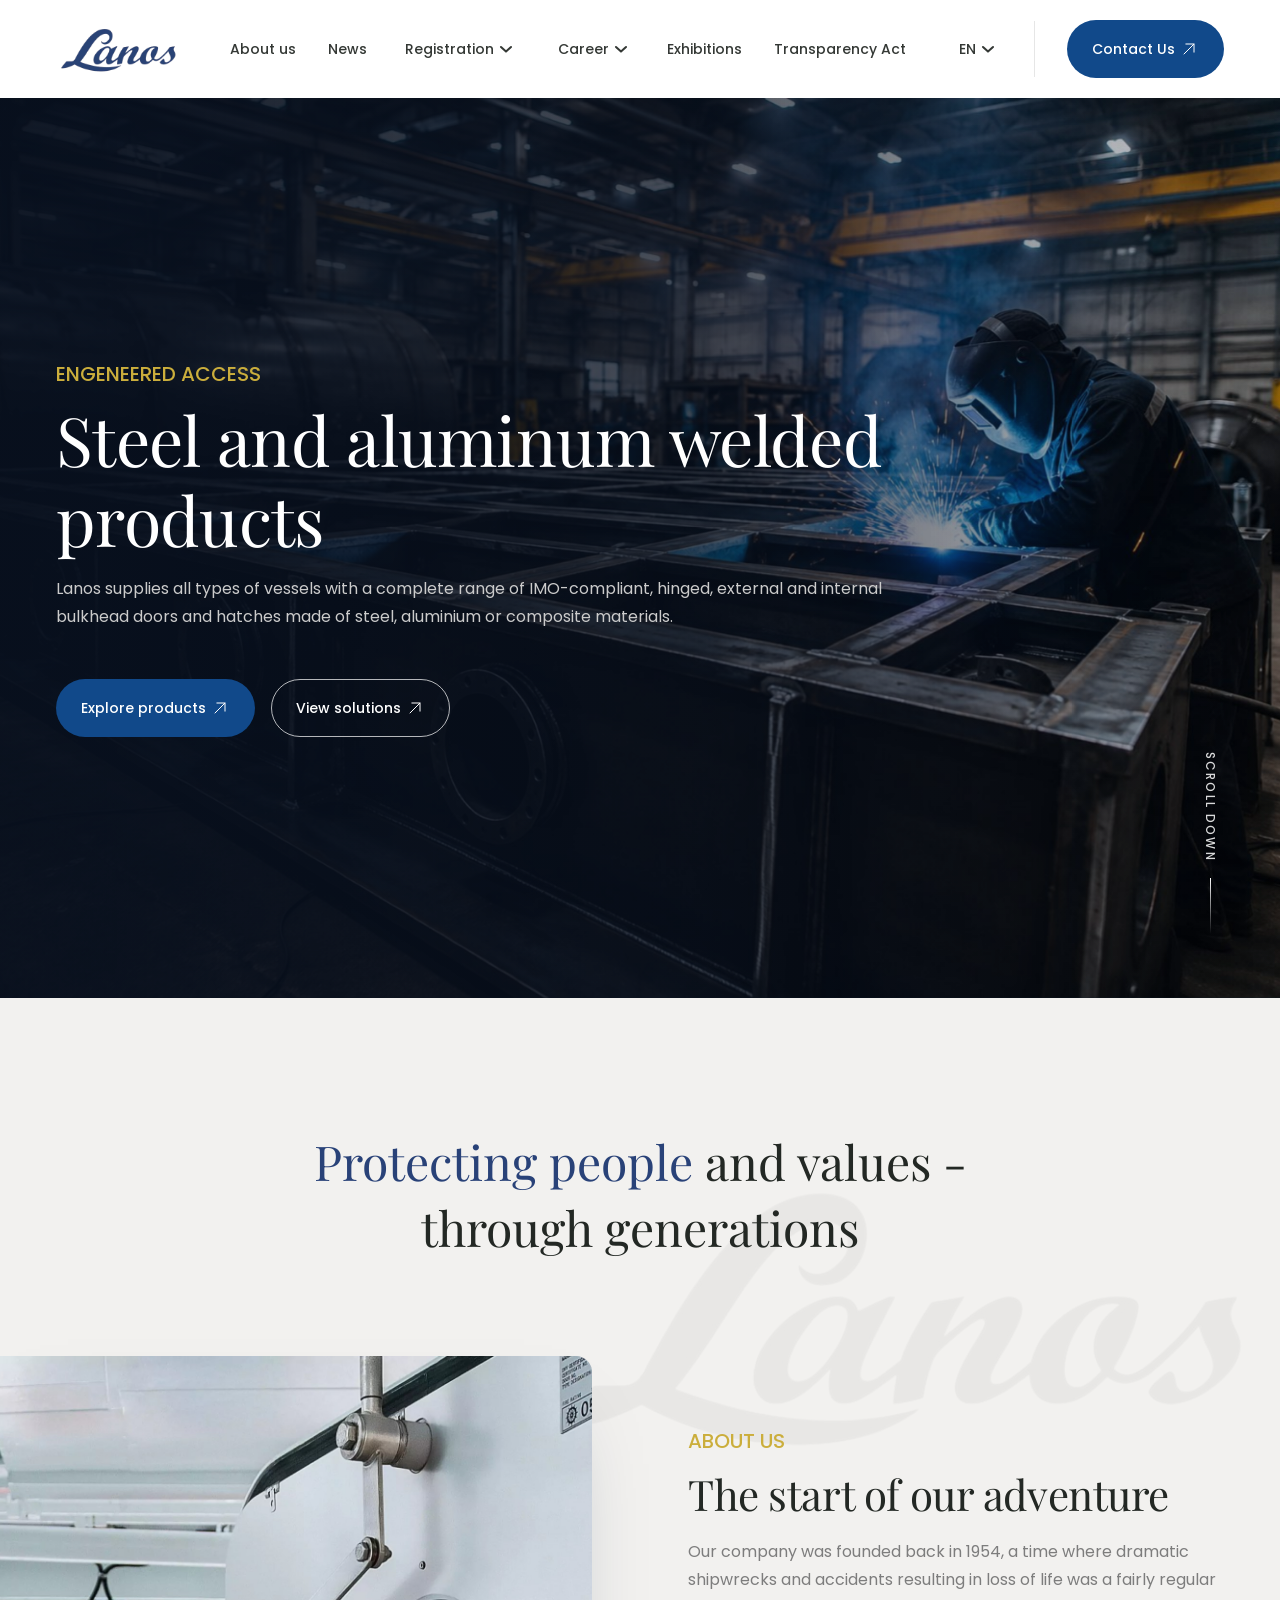
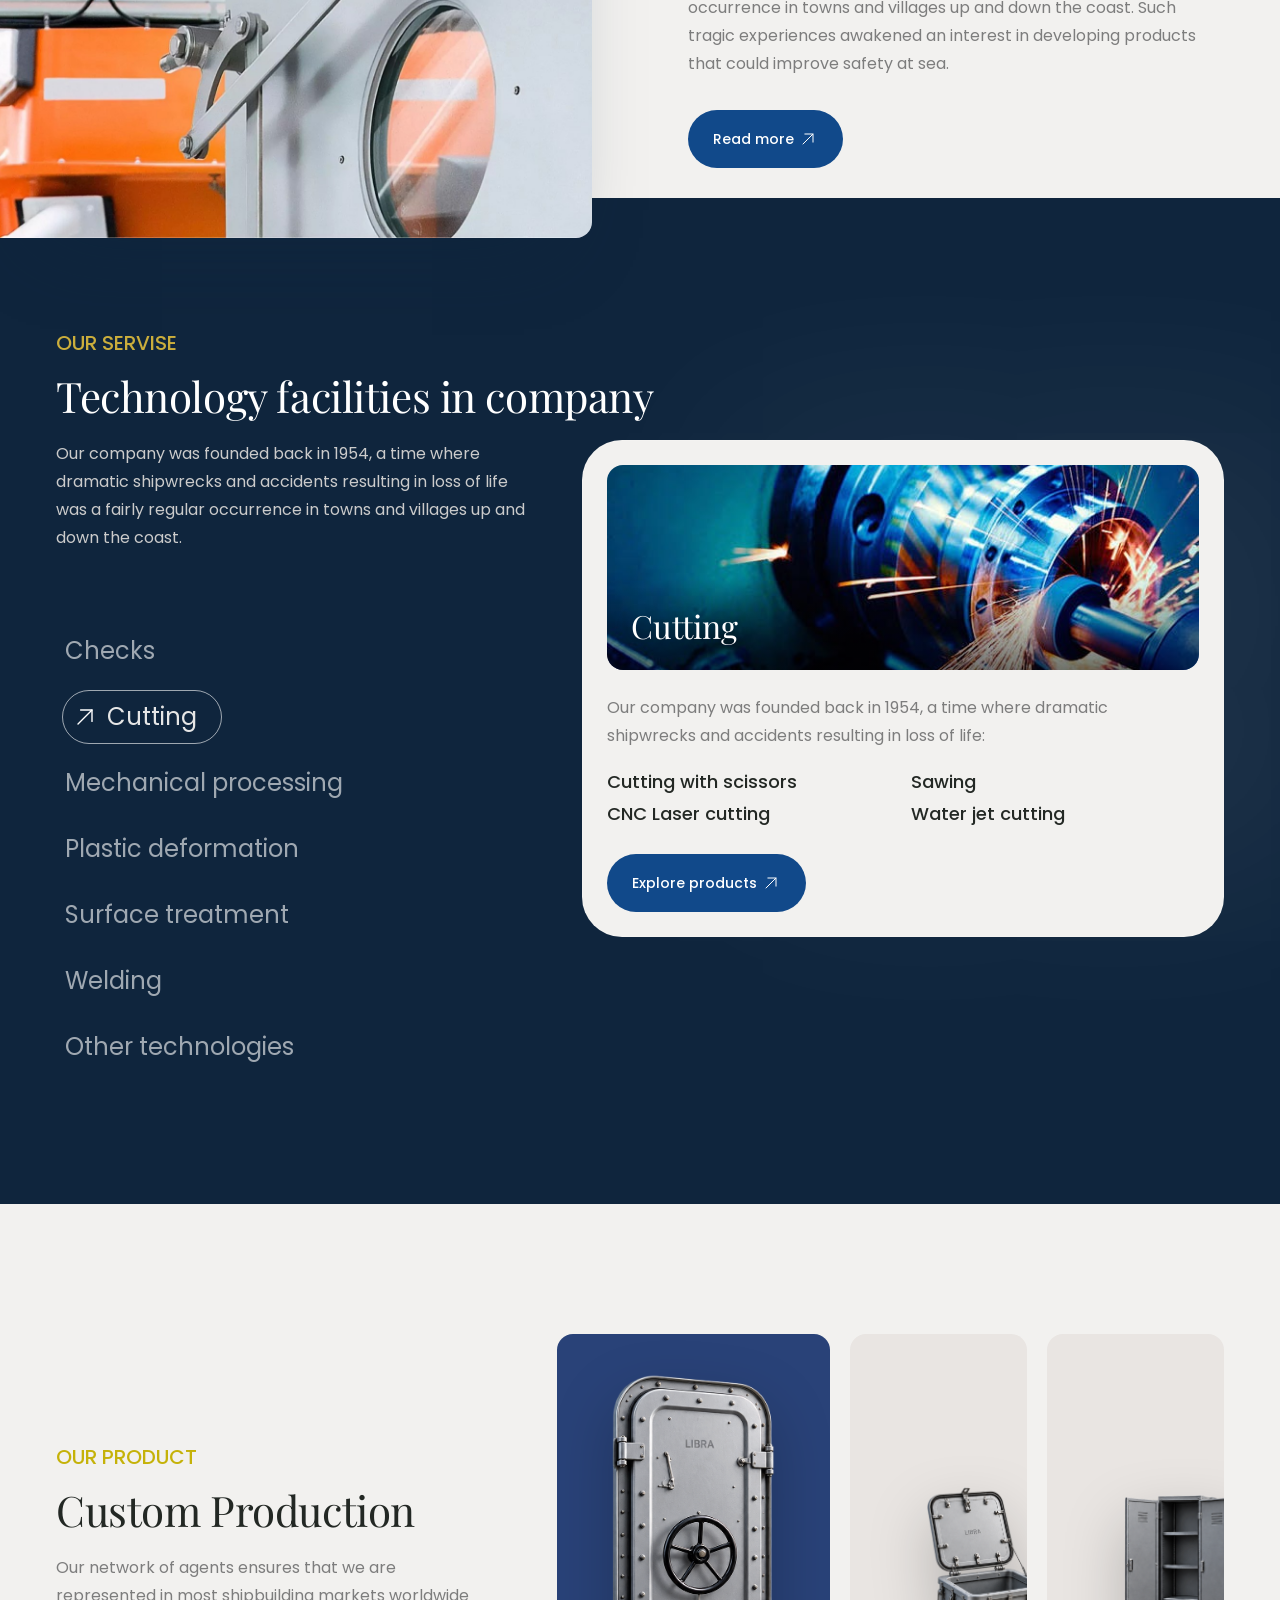
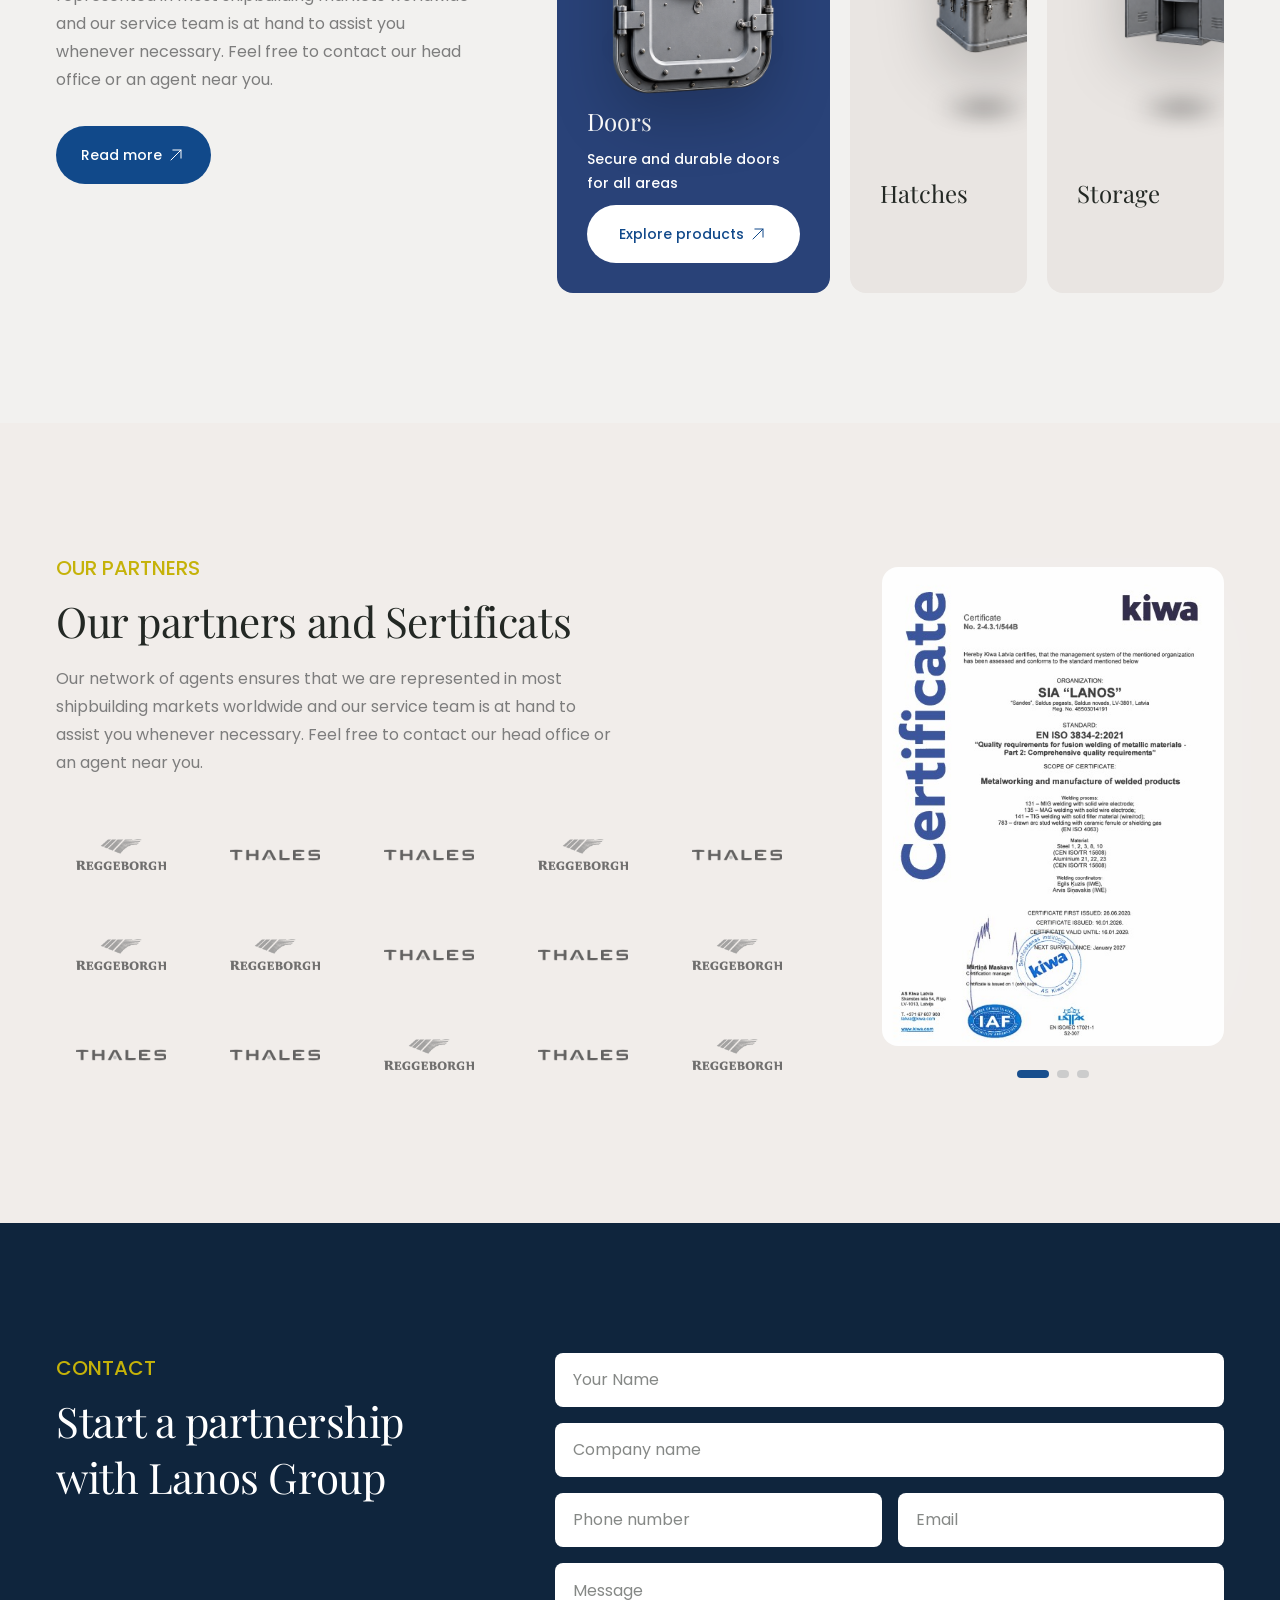
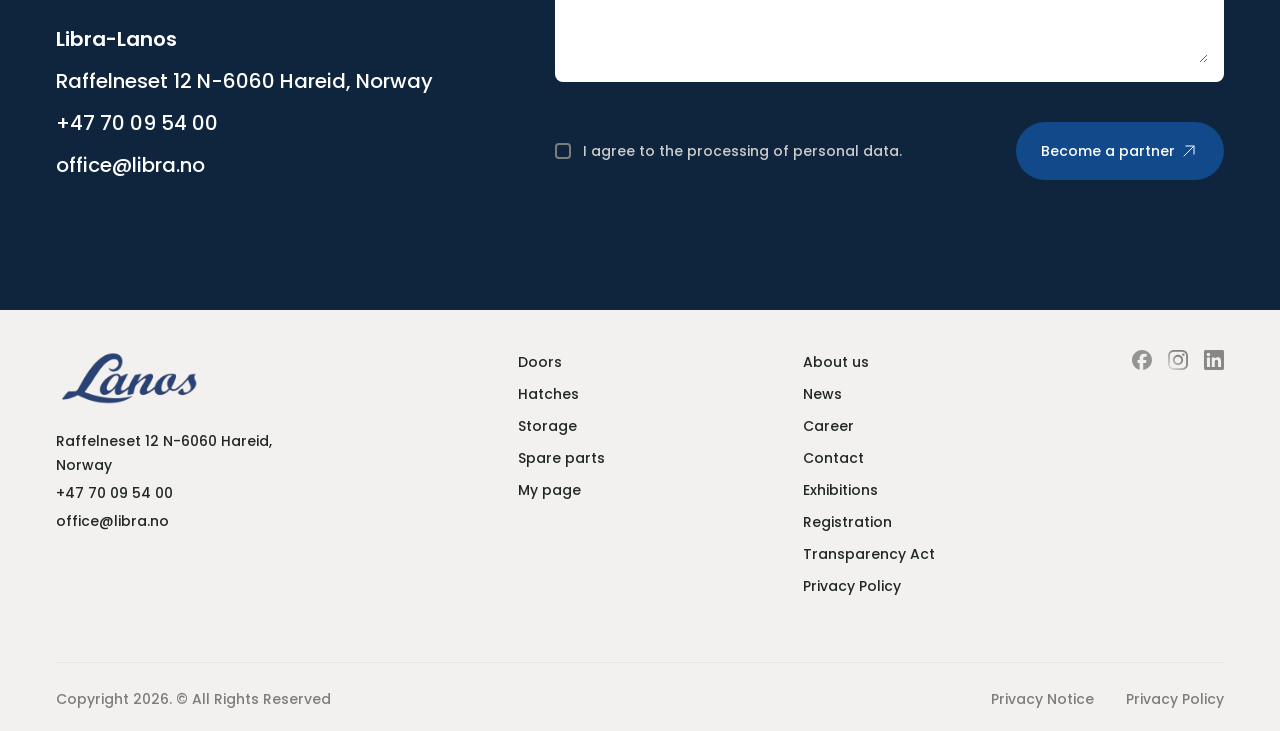
<file: index.html>
<!DOCTYPE html>
<html lang="en">
<head>
<meta charset="UTF-8">
<meta name="viewport" content="width=device-width, initial-scale=1.0">
<title>LANOS — Engineered access solutions for marine industry</title>
<meta name="description" content="Lanos supplies all types of vessels with a complete range of IMO-compliant, hinged, external and internal bulkhead doors and hatches made of steel, aluminium or composite materials.">
<link rel="preconnect" href="https://fonts.googleapis.com">
<link rel="preconnect" href="https://fonts.gstatic.com" crossorigin>
<link href="https://fonts.googleapis.com/css2?family=Playfair+Display:wght@400;500;600&family=Poppins:wght@400;500;600&display=swap" rel="stylesheet">
<link rel="stylesheet" href="css/style.css">
</head>
<body>

<svg class="icon-sprite" aria-hidden="true">
  <symbol id="icon-arrow" viewBox="0 0 20 20" fill="none">
    <path d="M5 15L15 5" stroke="currentColor" stroke-linecap="round" stroke-linejoin="round"/>
    <path d="M6.875 5H15V13.125" stroke="currentColor" stroke-linecap="round" stroke-linejoin="round"/>
  </symbol>
  <symbol id="icon-chevron" viewBox="0 0 16 16" fill="none">
    <path d="M3 6L8.00081 10.58L13 6" stroke="currentColor" stroke-width="2" stroke-linecap="round" stroke-linejoin="round"/>
  </symbol>
  <symbol id="icon-user" viewBox="0 0 20 20" fill="none">
    <circle cx="10" cy="7" r="3" stroke="currentColor" stroke-width="1.4"/>
    <path d="M4 17c0-3.3 2.7-6 6-6s6 2.7 6 6" stroke="currentColor" stroke-width="1.4" stroke-linecap="round"/>
  </symbol>
  <symbol id="icon-news" viewBox="0 0 20 20" fill="none">
    <path d="M5 3.5h7l3 3v10a1 1 0 0 1-1 1H5a1 1 0 0 1-1-1v-12a1 1 0 0 1 1-1Z" stroke="currentColor" stroke-width="1.4" stroke-linejoin="round"/>
    <path d="M12 3.5v3h3" stroke="currentColor" stroke-width="1.4" stroke-linejoin="round"/>
    <path d="M7 10.5h6M7 13h6M7 15.5h3.5" stroke="currentColor" stroke-width="1.4" stroke-linecap="round"/>
  </symbol>
  <symbol id="icon-clipboard" viewBox="0 0 20 20" fill="none">
    <rect x="4.5" y="4" width="11" height="13" rx="1.5" stroke="currentColor" stroke-width="1.4"/>
    <path d="M7.5 4V3.3A1.3 1.3 0 0 1 8.8 2h2.4a1.3 1.3 0 0 1 1.3 1.3V4" stroke="currentColor" stroke-width="1.4" stroke-linecap="round"/>
    <path d="M7.5 9.5h5M7.5 12.5h5M7.5 15.5h3" stroke="currentColor" stroke-width="1.4" stroke-linecap="round"/>
  </symbol>
  <symbol id="icon-briefcase" viewBox="0 0 20 20" fill="none">
    <rect x="3" y="7" width="14" height="9.5" rx="1.6" stroke="currentColor" stroke-width="1.4"/>
    <path d="M7.3 7V5.6A1.6 1.6 0 0 1 8.9 4h2.2a1.6 1.6 0 0 1 1.6 1.6V7" stroke="currentColor" stroke-width="1.4" stroke-linecap="round"/>
    <path d="M3 11.5h14" stroke="currentColor" stroke-width="1.4"/>
  </symbol>
  <symbol id="icon-pin" viewBox="0 0 20 20" fill="none">
    <path d="M10 17.5s5.5-4.7 5.5-9a5.5 5.5 0 1 0-11 0c0 4.3 5.5 9 5.5 9Z" stroke="currentColor" stroke-width="1.4" stroke-linejoin="round"/>
    <circle cx="10" cy="8.4" r="2" stroke="currentColor" stroke-width="1.4"/>
  </symbol>
  <symbol id="icon-shield" viewBox="0 0 20 20" fill="none">
    <path d="M10 2.5 16 4.7v4.6c0 4.2-2.7 7-6 8.2-3.3-1.2-6-4-6-8.2V4.7L10 2.5Z" stroke="currentColor" stroke-width="1.4" stroke-linejoin="round"/>
    <path d="M7.3 10 9.2 11.9 13 8" stroke="currentColor" stroke-width="1.4" stroke-linecap="round" stroke-linejoin="round"/>
  </symbol>
  <symbol id="icon-globe" viewBox="0 0 20 20" fill="none">
    <circle cx="10" cy="10" r="7.5" stroke="currentColor" stroke-width="1.4"/>
    <path d="M2.5 10h15" stroke="currentColor" stroke-width="1.4"/>
    <path d="M10 2.5c2.2 2 3.5 5 3.5 7.5s-1.3 5.5-3.5 7.5c-2.2-2-3.5-5-3.5-7.5S7.8 4.5 10 2.5Z" stroke="currentColor" stroke-width="1.4"/>
  </symbol>
  <symbol id="icon-close" viewBox="0 0 20 20" fill="none">
    <path d="M5 5L15 15M15 5L5 15" stroke="currentColor" stroke-width="1.6" stroke-linecap="round"/>
  </symbol>
</svg>

<a class="skip-link" href="#main">Skip to content</a>

<div class="page-loader" aria-hidden="true">
  <div class="page-loader__logo">
    <img class="page-loader__logo-base" src="assets/img/logo.png" alt="">
    <img class="page-loader__logo-fill" src="assets/img/logo.png" alt="">
  </div>
</div>

<header class="header" data-header>
  <div class="header__inner">
    <a href="#" class="header__logo" aria-label="Lanos — home">
      <img src="assets/img/logo.png" alt="Lanos" width="120" height="47">
    </a>

    <nav class="header__nav" data-nav>
      <div class="header__nav-top">
        <a href="#" class="header__nav-logo" aria-label="Lanos — home">
          <img src="assets/img/logo.png" alt="Lanos">
        </a>
        <button class="header__nav-close" type="button" data-nav-close aria-label="Close menu">
          <svg class="icon"><use href="#icon-close"/></svg>
        </button>
      </div>

      <div class="header__nav-bg">
        <img src="assets/img/mobile-bg.png" alt="" role="presentation">
        <p class="header__nav-tagline">Steel. Precision. Trust.</p>
      </div>

      <div class="header__nav-panels" data-panels>
        <div class="header__nav-panel header__nav-panel--main is-active" data-panel="main">
          <div class="header__nav-scroll">
            <ul class="header__nav-list">
              <li>
                <a class="header__nav-link" href="#about">
                  <svg class="icon header__nav-icon"><use href="#icon-user"/></svg>
                  <span class="header__nav-label">About us</span>
                </a>
              </li>
              <li>
                <a class="header__nav-link" href="#">
                  <svg class="icon header__nav-icon"><use href="#icon-news"/></svg>
                  <span class="header__nav-label">News</span>
                </a>
              </li>
              <li class="header__nav-item header__nav-item--dropdown">
                <button class="header__nav-link header__nav-trigger" type="button" aria-expanded="false" data-panel-open="registration">
                  <svg class="icon header__nav-icon"><use href="#icon-clipboard"/></svg>
                  <span class="header__nav-label">Registration</span>
                  <svg class="icon icon--12 header__caret header__nav-arrow"><use href="#icon-chevron"/></svg>
                </button>
                <ul class="header__submenu">
                  <li><a href="#">New registration</a></li>
                  <li><a href="#">My page</a></li>
                  <li><a href="#">Agent registration</a></li>
                </ul>
              </li>
              <li class="header__nav-item header__nav-item--dropdown">
                <button class="header__nav-link header__nav-trigger" type="button" aria-expanded="false" data-panel-open="career">
                  <svg class="icon header__nav-icon"><use href="#icon-briefcase"/></svg>
                  <span class="header__nav-label">Career</span>
                  <svg class="icon icon--12 header__caret header__nav-arrow"><use href="#icon-chevron"/></svg>
                </button>
                <ul class="header__submenu">
                  <li><a href="#">Open positions</a></li>
                  <li><a href="#">Life at Lanos</a></li>
                  <li><a href="#">Internships</a></li>
                </ul>
              </li>
              <li>
                <a class="header__nav-link" href="#">
                  <svg class="icon header__nav-icon"><use href="#icon-pin"/></svg>
                  <span class="header__nav-label">Exhibitions</span>
                </a>
              </li>
              <li>
                <a class="header__nav-link" href="#">
                  <svg class="icon header__nav-icon"><use href="#icon-shield"/></svg>
                  <span class="header__nav-label">Transparency Act</span>
                </a>
              </li>
              <li class="header__nav-lang-item">
                <button class="header__nav-link" type="button" data-panel-open="lang">
                  <svg class="icon header__nav-icon"><use href="#icon-globe"/></svg>
                  <span class="header__nav-label" data-lang-current>EN</span>
                  <svg class="icon icon--12 header__nav-arrow"><use href="#icon-chevron"/></svg>
                </button>
              </li>
            </ul>

            <a class="btn btn--primary header__nav-cta" href="#contact">
              <span class="btn__label">Contact us</span>
              <svg class="icon btn__arrow"><use href="#icon-arrow"/></svg>
            </a>
          </div>
        </div>

        <div class="header__nav-panel" data-panel="registration">
          <button class="header__nav-back" type="button" data-panel-back>
            <svg class="icon icon--12"><use href="#icon-chevron"/></svg>
            <span>Back</span>
          </button>
          <h3 class="header__nav-panel-title">Registration</h3>
          <ul class="header__nav-sublist">
            <li><a href="#">New registration</a></li>
            <li><a href="#">My page</a></li>
            <li><a href="#">Agent registration</a></li>
          </ul>
        </div>

        <div class="header__nav-panel" data-panel="career">
          <button class="header__nav-back" type="button" data-panel-back>
            <svg class="icon icon--12"><use href="#icon-chevron"/></svg>
            <span>Back</span>
          </button>
          <h3 class="header__nav-panel-title">Career</h3>
          <ul class="header__nav-sublist">
            <li><a href="#">Open positions</a></li>
            <li><a href="#">Life at Lanos</a></li>
            <li><a href="#">Internships</a></li>
          </ul>
        </div>

        <div class="header__nav-panel" data-panel="lang">
          <button class="header__nav-back" type="button" data-panel-back>
            <svg class="icon icon--12"><use href="#icon-chevron"/></svg>
            <span>Back</span>
          </button>
          <h3 class="header__nav-panel-title">Language</h3>
          <ul class="header__nav-sublist" role="listbox">
            <li role="option" aria-selected="true"><button type="button" data-lang="EN">EN <span>English</span></button></li>
            <li role="option" aria-selected="false"><button type="button" data-lang="NO">NO <span>Norsk</span></button></li>
            <li role="option" aria-selected="false"><button type="button" data-lang="DE">DE <span>Deutsch</span></button></li>
          </ul>
        </div>
      </div>
    </nav>

    <div class="header__actions">
      <div class="header__lang-wrap">
        <button class="header__lang" type="button" aria-haspopup="listbox" aria-expanded="false">
          <span data-lang-current>EN</span> <svg class="icon icon--12 header__caret"><use href="#icon-chevron"/></svg>
        </button>
        <ul class="header__lang-menu" role="listbox">
          <li role="option" aria-selected="true"><button type="button" data-lang="EN">EN <span>English</span></button></li>
          <li role="option" aria-selected="false"><button type="button" data-lang="NO">NO <span>Norsk</span></button></li>
          <li role="option" aria-selected="false"><button type="button" data-lang="DE">DE <span>Deutsch</span></button></li>
        </ul>
      </div>
      <a class="btn btn--primary" href="#contact">
        <span class="btn__label">Contact Us</span>
        <svg class="icon btn__arrow"><use href="#icon-arrow"/></svg>
      </a>
    </div>

    <button class="header__burger" type="button" data-burger aria-label="Open menu" aria-expanded="false">
      <span></span><span></span><span></span>
    </button>
  </div>
</header>

<main id="main">

  <section class="hero" id="hero">
    <div class="hero__bg" data-parallax>
      <img class="hero__bg-img" src="assets/img/hero-bg.jpg" alt="" role="presentation">
      <div class="hero__gradient"></div>
    </div>

    <div class="hero__inner">
      <div class="hero__content reveal">
        <p class="eyebrow eyebrow--gold">Engeneered access</p>
        <h1 class="hero__title">Steel and aluminum welded products</h1>
        <p class="hero__desc">Lanos supplies all types of vessels with a complete range of IMO-compliant, hinged, external and internal bulkhead doors and hatches made of steel, aluminium or composite materials.</p>

        <div class="hero__actions">
          <a class="btn btn--primary" href="#products">
            <span class="btn__label">Explore products</span>
            <svg class="icon btn__arrow"><use href="#icon-arrow"/></svg>
          </a>
          <a class="btn btn--outline" href="#about">
            <span class="btn__label">View solutions</span>
            <svg class="icon btn__arrow"><use href="#icon-arrow"/></svg>
          </a>
        </div>
      </div>
    </div>

    <a class="hero__scroll" href="#about" aria-label="Scroll down">
      <span class="hero__scroll-label">Scroll down</span>
      <span class="hero__scroll-line"></span>
    </a>
  </section>

  <section class="about" id="about">
    <div class="about__container">
      <img class="about__watermark" src="assets/img/logo.png" alt="" role="presentation" aria-hidden="true">
      <h2 class="about__headline reveal"><span class="about__headline-accent">Protecting people</span> and values - <br/>through generations</h2>

      <div class="about__grid">
        <div class="about__media reveal">
          <img class="about__photo" src="assets/img/about-photo.jpg" alt="Lanos welded steel doors and hatches on board a vessel" loading="lazy">
        </div>

        <div class="about__body reveal">
          <p class="eyebrow eyebrow--gold">About us</p>
          <h3 class="section-title">The start of our adventure</h3>
          <p class="section-text">Our company was founded back in 1954, a time where dramatic shipwrecks and accidents resulting in loss of life was a fairly regular occurrence in towns and villages up and down the coast. Such tragic experiences awakened an interest in developing products that could improve safety at sea.</p>
          <a class="btn btn--primary" href="#">
            <span class="btn__label">Read more</span>
            <svg class="icon btn__arrow"><use href="#icon-arrow"/></svg>
          </a>
        </div>
      </div>
    </div>
  </section>

  <section class="facilities" id="facilities">
    <div class="facilities__container">
      <div class="facilities__intro reveal">
        <p class="eyebrow eyebrow--gold">Our servise</p>
        <h2 class="section-title section-title--light">Technology facilities in company</h2>
      </div>

      <div class="facilities__grid">
        <div class="facilities__side reveal">
          <p class="facilities__lead">Our company was founded back in 1954, a time where dramatic shipwrecks and accidents resulting in loss of life was a fairly regular occurrence in towns and villages up and down the coast.</p>

          <ul class="checks" data-facilities-nav>
            <li class="checks__item" data-category="checks">
              <button class="checks__btn" type="button">
                <svg class="icon checks__icon"><use href="#icon-arrow"/></svg>
                <span class="checks__label">Checks</span>
              </button>
            </li>
            <li class="checks__item checks__item--active" data-category="cutting">
              <button class="checks__btn" type="button">
                <svg class="icon checks__icon"><use href="#icon-arrow"/></svg>
                <span class="checks__label">Cutting</span>
              </button>
            </li>
            <li class="checks__item" data-category="mechanical">
              <button class="checks__btn" type="button">
                <svg class="icon checks__icon"><use href="#icon-arrow"/></svg>
                <span class="checks__label">Mechanical processing</span>
              </button>
            </li>
            <li class="checks__item" data-category="plastic">
              <button class="checks__btn" type="button">
                <svg class="icon checks__icon"><use href="#icon-arrow"/></svg>
                <span class="checks__label">Plastic deformation</span>
              </button>
            </li>
            <li class="checks__item" data-category="surface">
              <button class="checks__btn" type="button">
                <svg class="icon checks__icon"><use href="#icon-arrow"/></svg>
                <span class="checks__label">Surface treatment</span>
              </button>
            </li>
            <li class="checks__item" data-category="welding">
              <button class="checks__btn" type="button">
                <svg class="icon checks__icon"><use href="#icon-arrow"/></svg>
                <span class="checks__label">Welding</span>
              </button>
            </li>
            <li class="checks__item" data-category="other">
              <button class="checks__btn" type="button">
                <svg class="icon checks__icon"><use href="#icon-arrow"/></svg>
                <span class="checks__label">Other technologies</span>
              </button>
            </li>
          </ul>
        </div>

        <div class="facilities__card-wrap reveal">
          <article class="card-cutting" data-facilities-card>
            <div class="card-cutting__media">
              <img data-card-image src="assets/img/cutting-process.jpg" alt="CNC laser cutting process at Lanos production facility" loading="lazy">
              <h3 class="card-cutting__label" data-category-title>Cutting</h3>
            </div>
            <div class="card-cutting__body">
              <p class="card-cutting__text" data-card-desc>Our company was founded back in 1954, a time where dramatic shipwrecks and accidents resulting in loss of life:</p>
              <div class="card-cutting__cols" data-card-links>
                <ul class="card-cutting__col" data-col="0">
                  <li><a class="card-cutting__link" href="#products">Cutting with scissors<svg class="icon card-cutting__link-arrow"><use href="#icon-arrow"/></svg></a></li>
                  <li><a class="card-cutting__link" href="#products">CNC Laser cutting<svg class="icon card-cutting__link-arrow"><use href="#icon-arrow"/></svg></a></li>
                </ul>
                <ul class="card-cutting__col" data-col="1">
                  <li><a class="card-cutting__link" href="#products">Sawing<svg class="icon card-cutting__link-arrow"><use href="#icon-arrow"/></svg></a></li>
                  <li><a class="card-cutting__link" href="#products">Water jet cutting<svg class="icon card-cutting__link-arrow"><use href="#icon-arrow"/></svg></a></li>
                </ul>
              </div>
            </div>
            <a class="btn btn--primary" href="#products">
              <span class="btn__label" data-card-btn-label>Explore products</span>
              <svg class="icon btn__arrow"><use href="#icon-arrow"/></svg>
            </a>
          </article>
        </div>
      </div>
    </div>
  </section>

  <section class="products" id="products">
    <div class="products__container">
      <div class="products__intro reveal">
        <p class="eyebrow eyebrow--gold-dark">Our product</p>
        <h2 class="section-title">Custom Production</h2>
        <p class="section-text">Our network of agents ensures that we are represented in most shipbuilding markets worldwide and our service team is at hand to assist you whenever necessary. Feel free to contact our head office or an agent near you.</p>
        <a class="btn btn--primary" href="#">
          <span class="btn__label">Read more</span>
          <svg class="icon btn__arrow"><use href="#icon-arrow"/></svg>
        </a>
      </div>

      <div class="products__cards" data-product-cards>
        <article class="product-card product-card--active" data-product-card data-product="doors">
          <div class="product-card__media">
            <span class="product-card__shadow"></span>
            <img src="assets/img/door.png" alt="Lanos steel doors for marine vessels" loading="lazy">
          </div>
          <div class="product-card__body">
            <h3 class="product-card__title">Doors</h3>
            <span class="product-card__chevron" aria-hidden="true"><svg class="icon"><use href="#icon-chevron"/></svg></span>
            <p class="product-card__desc">Secure and durable doors for all areas</p>
            <a class="btn btn--white" href="#">
              <span class="btn__label">Explore products</span>
              <svg class="icon btn__arrow"><use href="#icon-arrow"/></svg>
            </a>
          </div>
        </article>

        <article class="product-card" data-product-card data-product="hatches">
          <div class="product-card__media">
            <span class="product-card__shadow"></span>
            <img src="assets/img/hatche.png" alt="Lanos hatches for marine vessels" loading="lazy">
          </div>
          <div class="product-card__body">
            <h3 class="product-card__title">Hatches</h3>
            <span class="product-card__chevron" aria-hidden="true"><svg class="icon"><use href="#icon-chevron"/></svg></span>
            <p class="product-card__desc">Weathertight hatches built to last</p>
            <a class="btn btn--white" href="#">
              <span class="btn__label">Explore products</span>
              <svg class="icon btn__arrow"><use href="#icon-arrow"/></svg>
            </a>
          </div>
        </article>

        <article class="product-card" data-product-card data-product="storage">
          <div class="product-card__media">
            <span class="product-card__shadow"></span>
            <img src="assets/img/storage.png" alt="Lanos storage solutions for marine vessels" loading="lazy">
          </div>
          <div class="product-card__body">
            <h3 class="product-card__title">Storage</h3>
            <span class="product-card__chevron" aria-hidden="true"><svg class="icon"><use href="#icon-chevron"/></svg></span>
            <p class="product-card__desc">Durable steel storage for every space</p>
            <a class="btn btn--white" href="#">
              <span class="btn__label">Explore products</span>
              <svg class="icon btn__arrow"><use href="#icon-arrow"/></svg>
            </a>
          </div>
        </article>
      </div>
    </div>
  </section>

  <section class="partners" id="partners">
    <div class="partners__container">
      <div class="partners__left reveal">
        <div class="partners__text">
          <p class="eyebrow eyebrow--gold-dark">Our partners</p>
          <h2 class="section-title">Our partners and Sertificats</h2>
          <p class="section-text">Our network of agents ensures that we are represented in most shipbuilding markets worldwide and our service team is at hand to assist you whenever necessary. Feel free to contact our head office or an agent near you.</p>
        </div>

        <div class="partners__logos-viewport">
          <ul class="partners__logos" data-marquee>
            <li><img src="assets/img/reggeborgh.png" alt="Reggeborgh" loading="lazy"></li>
            <li><img src="assets/img/thales-logo.png" alt="Thales" loading="lazy"></li>
            <li><img src="assets/img/thales-logo.png" alt="Thales" loading="lazy"></li>
            <li><img src="assets/img/reggeborgh.png" alt="Reggeborgh" loading="lazy"></li>
            <li><img src="assets/img/thales-logo.png" alt="Thales" loading="lazy"></li>
            <li><img src="assets/img/reggeborgh.png" alt="Reggeborgh" loading="lazy"></li>
            <li><img src="assets/img/reggeborgh.png" alt="Reggeborgh" loading="lazy"></li>
            <li><img src="assets/img/thales-logo.png" alt="Thales" loading="lazy"></li>
            <li><img src="assets/img/thales-logo.png" alt="Thales" loading="lazy"></li>
            <li><img src="assets/img/reggeborgh.png" alt="Reggeborgh" loading="lazy"></li>
            <li><img src="assets/img/thales-logo.png" alt="Thales" loading="lazy"></li>
            <li><img src="assets/img/thales-logo.png" alt="Thales" loading="lazy"></li>
            <li><img src="assets/img/reggeborgh.png" alt="Reggeborgh" loading="lazy"></li>
            <li><img src="assets/img/thales-logo.png" alt="Thales" loading="lazy"></li>
            <li><img src="assets/img/reggeborgh.png" alt="Reggeborgh" loading="lazy"></li>
          </ul>
        </div>
      </div>

      <div class="partners__right reveal">
        <div class="cert-slider" data-slider>
          <div class="cert-slider__track">
            <figure class="cert-slider__slide"><img src="assets/img/certificate.jpg" draggable="false" alt="Lanos ISO certificate" loading="lazy"></figure>
            <figure class="cert-slider__slide"><img src="assets/img/certificate.jpg" draggable="false" alt="Lanos quality certificate" loading="lazy"></figure>
            <figure class="cert-slider__slide"><img src="assets/img/certificate.jpg" draggable="false" alt="Lanos compliance certificate" loading="lazy"></figure>
          </div>
          <div class="cert-slider__dots" data-slider-dots>
            <button class="cert-slider__dot cert-slider__dot--active" type="button" aria-label="Slide 1"></button>
            <button class="cert-slider__dot" type="button" aria-label="Slide 2"></button>
            <button class="cert-slider__dot" type="button" aria-label="Slide 3"></button>
          </div>
        </div>
      </div>
    </div>
  </section>

  <section class="contact" id="contact">
    <div class="contact__container">
      <div class="contact__left reveal">
        <div class="contact__title">
          <p class="eyebrow eyebrow--gold-alt">Contact</p>
          <h2 class="section-title section-title--light">Start a partnership with Lanos Group</h2>
        </div>
        <address class="contact__info">
          <p class="contact__info-name">Libra-Lanos</p>
          <p>Raffelneset 12 N-6060 Hareid, Norway</p>
          <p><a href="tel:+4770095400">+47 70 09 54 00</a></p>
          <p><a href="mailto:office@libra.no">office@libra.no</a></p>
        </address>
      </div>

      <form class="contact-form reveal" data-contact-form>
        <div class="contact-form__fields">
          <div class="contact-form__field">
            <input type="text" id="cf-name" placeholder="Your Name" required>
          </div>
          <div class="contact-form__field">
            <input type="text" id="cf-company" placeholder="Company name">
          </div>
          <div class="contact-form__row">
            <div class="contact-form__field">
              <input type="tel" id="cf-phone" placeholder="Phone number">
            </div>
            <div class="contact-form__field">
              <input type="email" id="cf-email" placeholder="Email" required>
            </div>
          </div>
          <div class="contact-form__field contact-form__field--textarea">
            <textarea id="cf-message" placeholder="Message" rows="3"></textarea>
          </div>
        </div>

        <div class="contact-form__submit">
          <label class="contact-form__checkbox">
            <input type="checkbox" required>
            <span class="contact-form__checkbox-box"></span>
            I agree to the processing of personal data.
          </label>
          <button class="btn btn--primary" type="submit">
            <span class="btn__label">Become a partner</span>
            <svg class="icon btn__arrow"><use href="#icon-arrow"/></svg>
          </button>
        </div>
      </form>
    </div>
  </section>

</main>

<footer class="footer">
  <div class="footer__container">
    <div class="footer__top">
      <div class="footer__brand">
        <img class="footer__logo" src="assets/img/logo.png" alt="Lanos" width="138" height="55">
        <address class="footer__contact">
          <p>Raffelneset 12 N-6060 Hareid, Norway</p>
          <p><a href="tel:+4770095400">+47 70 09 54 00</a></p>
          <p><a href="mailto:office@libra.no">office@libra.no</a></p>
        </address>
      </div>

      <nav class="footer__nav">
        <ul class="footer__col">
          <li><a href="#products">Doors</a></li>
          <li><a href="#products">Hatches</a></li>
          <li><a href="#products">Storage</a></li>
          <li><a href="#">Spare parts</a></li>
          <li><a href="#">My page</a></li>
        </ul>
        <ul class="footer__col">
          <li><a href="#about">About us</a></li>
          <li><a href="#">News</a></li>
          <li><a href="#">Career</a></li>
          <li><a href="#contact">Contact</a></li>
          <li><a href="#">Exhibitions</a></li>
          <li><a href="#">Registration</a></li>
          <li><a href="#">Transparency Act</a></li>
          <li><a href="#">Privacy Policy</a></li>
        </ul>
      </nav>

      <ul class="footer__social">
        <li><a href="#" aria-label="Facebook"><img src="assets/icons/facebook.svg" alt="" width="20" height="20"></a></li>
        <li><a href="#" aria-label="Instagram"><img src="assets/icons/instagram.svg" alt="" width="20" height="20"></a></li>
        <li><a href="#" aria-label="LinkedIn"><img src="assets/icons/linkedin.svg" alt="" width="20" height="20"></a></li>
      </ul>
    </div>

    <div class="footer__bottom">
      <p>Copyright 2026. © All Rights Reserved</p>
      <ul class="footer__legal">
        <li><a href="#">Privacy Notice</a></li>
        <li><a href="#">Privacy Policy</a></li>
      </ul>
    </div>
  </div>
</footer>

<script src="js/main.js" defer></script>
</body>
</html>
</file>
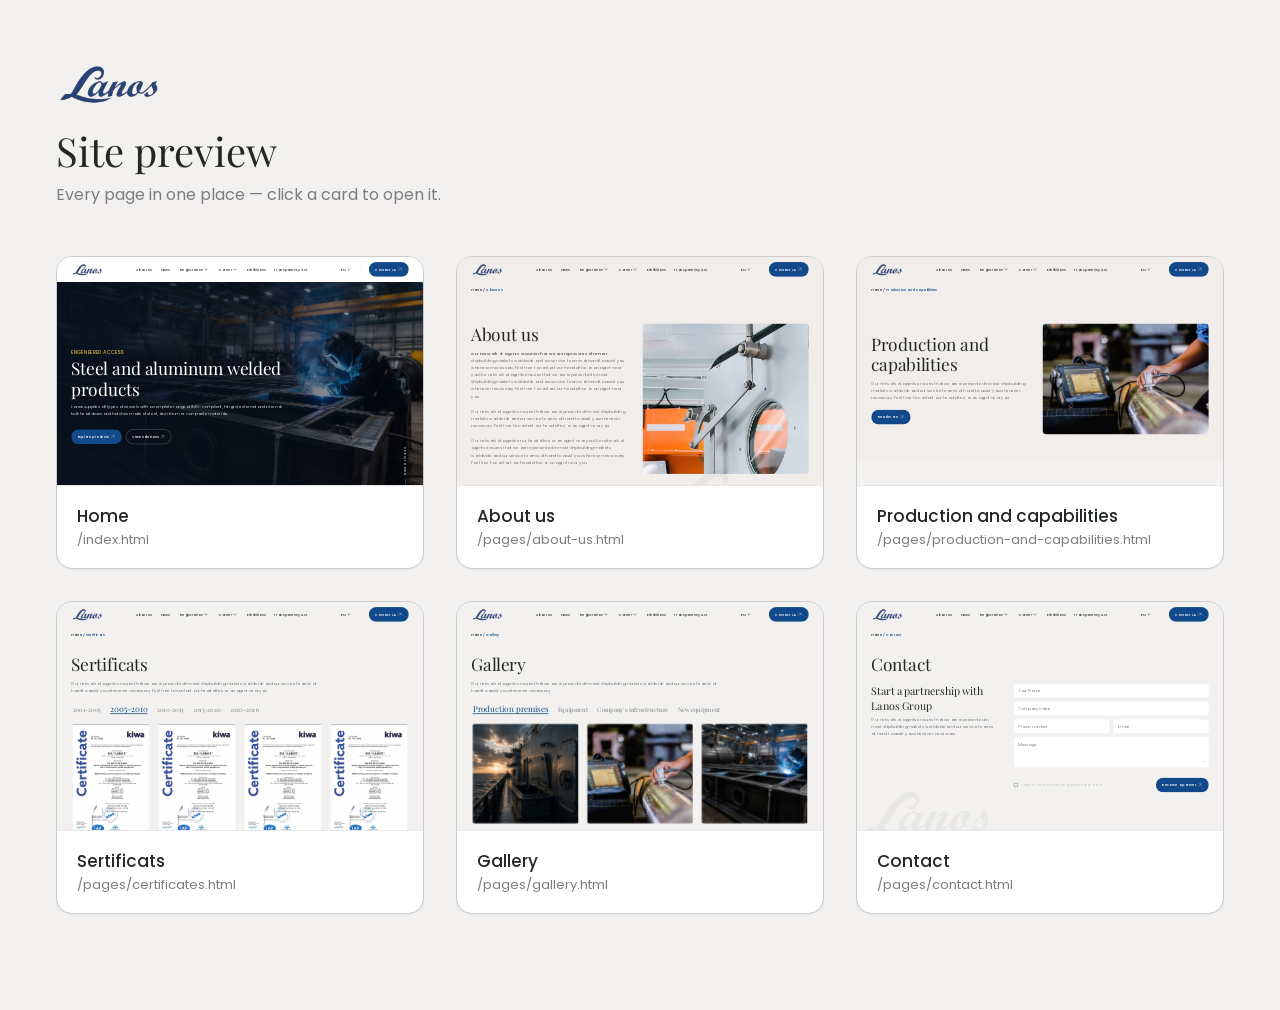
<file: preview.html>
<!DOCTYPE html>
<html lang="en">
<head>
<meta charset="UTF-8">
<meta name="viewport" content="width=device-width, initial-scale=1.0">
<title>Preview — LANOS</title>
<meta name="robots" content="noindex, nofollow">
<link rel="preconnect" href="https://fonts.googleapis.com">
<link rel="preconnect" href="https://fonts.gstatic.com" crossorigin>
<link href="https://fonts.googleapis.com/css2?family=Playfair+Display:wght@400;500;600&family=Poppins:wght@400;500;600&display=swap" rel="stylesheet">
<link rel="stylesheet" href="css/style.css">
<style>
  body {
    padding: 64px var(--pad) 96px;
  }

  .preview-header {
    max-width: 1440px;
    margin-inline: auto;
    margin-bottom: 48px;
  }

  .preview-header__logo {
    height: 40px;
    width: auto;
    margin-bottom: 24px;
  }

  .preview-header h1 {
    font: 400 40px/1.15 var(--font-head);
    color: var(--ink);
    margin-bottom: 8px;
  }

  .preview-header p {
    font: 400 16px/26px var(--font-body);
    color: var(--gray);
  }

  .preview-grid {
    max-width: 1440px;
    margin-inline: auto;
    display: grid;
    grid-template-columns: repeat(auto-fill, minmax(300px, 1fr));
    gap: 32px;
  }

  .preview-card {
    display: block;
    border-radius: 16px;
    overflow: hidden;
    background: #fff;
    box-shadow: 0 1px 2px rgba(15, 37, 61, .06);
    transition: transform .35s cubic-bezier(.22, .61, .36, 1), box-shadow .35s ease;
    border: 1px solid var(--gray-light);
  }

  .preview-card:hover {
    transform: translateY(-6px);
    box-shadow: 0 24px 48px rgba(15, 37, 61, .16);
  }

  .preview-card__frame {
    display: block;
    position: relative;
    aspect-ratio: 16/10;
    overflow: hidden;
    background: var(--cream-2);
    border-bottom: 1px solid var(--border);
  }

  .preview-card__frame iframe {
    position: absolute;
    top: 0;
    left: 0;
    border: 0;
    transform-origin: top left;
    pointer-events: none;
  }

  .preview-card__frame::after {
    content: '';
    position: absolute;
    inset: 0;
    transition: background-color .3s ease;
  }

  .preview-card:hover .preview-card__frame::after {
    background: rgba(15, 37, 61, .06);
  }

  .preview-card__body {
    display: block;
    padding: 18px 20px;
  }

  .preview-card__title {
    display: block;
    font: 500 17px/24px var(--font-body);
    color: var(--ink);
    margin-bottom: 2px;
  }

  .preview-card__path {
    display: block;
    font: 400 13px/20px var(--font-body);
    color: var(--gray);
  }

  @media (max-width:576px) {
    body {
      padding: 40px var(--pad) 64px;
    }

    .preview-header h1 {
      font-size: 30px;
    }

    .preview-grid {
      grid-template-columns: 1fr;
    }
  }
</style>
</head>
<body>

<header class="preview-header">
  <img class="preview-header__logo" src="assets/img/logo.png" alt="Lanos">
  <h1>Site preview</h1>
  <p>Every page in one place — click a card to open it.</p>
</header>

<main class="preview-grid">
  <a class="preview-card" href="index.html" target="_blank" rel="noopener">
    <span class="preview-card__frame">
      <iframe src="index.html" tabindex="-1" loading="lazy" title="Home preview"></iframe>
    </span>
    <span class="preview-card__body">
      <span class="preview-card__title">Home</span>
      <span class="preview-card__path">/index.html</span>
    </span>
  </a>

  <a class="preview-card" href="pages/about-us.html" target="_blank" rel="noopener">
    <span class="preview-card__frame">
      <iframe src="pages/about-us.html" tabindex="-1" loading="lazy" title="About us preview"></iframe>
    </span>
    <span class="preview-card__body">
      <span class="preview-card__title">About us</span>
      <span class="preview-card__path">/pages/about-us.html</span>
    </span>
  </a>

  <a class="preview-card" href="pages/production-and-capabilities.html" target="_blank" rel="noopener">
    <span class="preview-card__frame">
      <iframe src="pages/production-and-capabilities.html" tabindex="-1" loading="lazy" title="Production and capabilities preview"></iframe>
    </span>
    <span class="preview-card__body">
      <span class="preview-card__title">Production and capabilities</span>
      <span class="preview-card__path">/pages/production-and-capabilities.html</span>
    </span>
  </a>

  <a class="preview-card" href="pages/certificates.html" target="_blank" rel="noopener">
    <span class="preview-card__frame">
      <iframe src="pages/certificates.html" tabindex="-1" loading="lazy" title="Sertificats preview"></iframe>
    </span>
    <span class="preview-card__body">
      <span class="preview-card__title">Sertificats</span>
      <span class="preview-card__path">/pages/certificates.html</span>
    </span>
  </a>

  <a class="preview-card" href="pages/gallery.html" target="_blank" rel="noopener">
    <span class="preview-card__frame">
      <iframe src="pages/gallery.html" tabindex="-1" loading="lazy" title="Gallery preview"></iframe>
    </span>
    <span class="preview-card__body">
      <span class="preview-card__title">Gallery</span>
      <span class="preview-card__path">/pages/gallery.html</span>
    </span>
  </a>

  <a class="preview-card" href="pages/contact.html" target="_blank" rel="noopener">
    <span class="preview-card__frame">
      <iframe src="pages/contact.html" tabindex="-1" loading="lazy" title="Contact preview"></iframe>
    </span>
    <span class="preview-card__body">
      <span class="preview-card__title">Contact</span>
      <span class="preview-card__path">/pages/contact.html</span>
    </span>
  </a>
</main>

<script>
  const SOURCE_WIDTH = 1440;

  function scaleFrames() {
    document.querySelectorAll('.preview-card__frame').forEach((frame) => {
      const iframe = frame.querySelector('iframe');
      const scale = frame.clientWidth / SOURCE_WIDTH;
      iframe.style.width = SOURCE_WIDTH + 'px';
      iframe.style.height = (frame.clientHeight / scale) + 'px';
      iframe.style.transform = `scale(${scale})`;
    });
  }

  window.addEventListener('load', scaleFrames);
  window.addEventListener('resize', scaleFrames);
  scaleFrames();
</script>
</body>
</html>
</file>
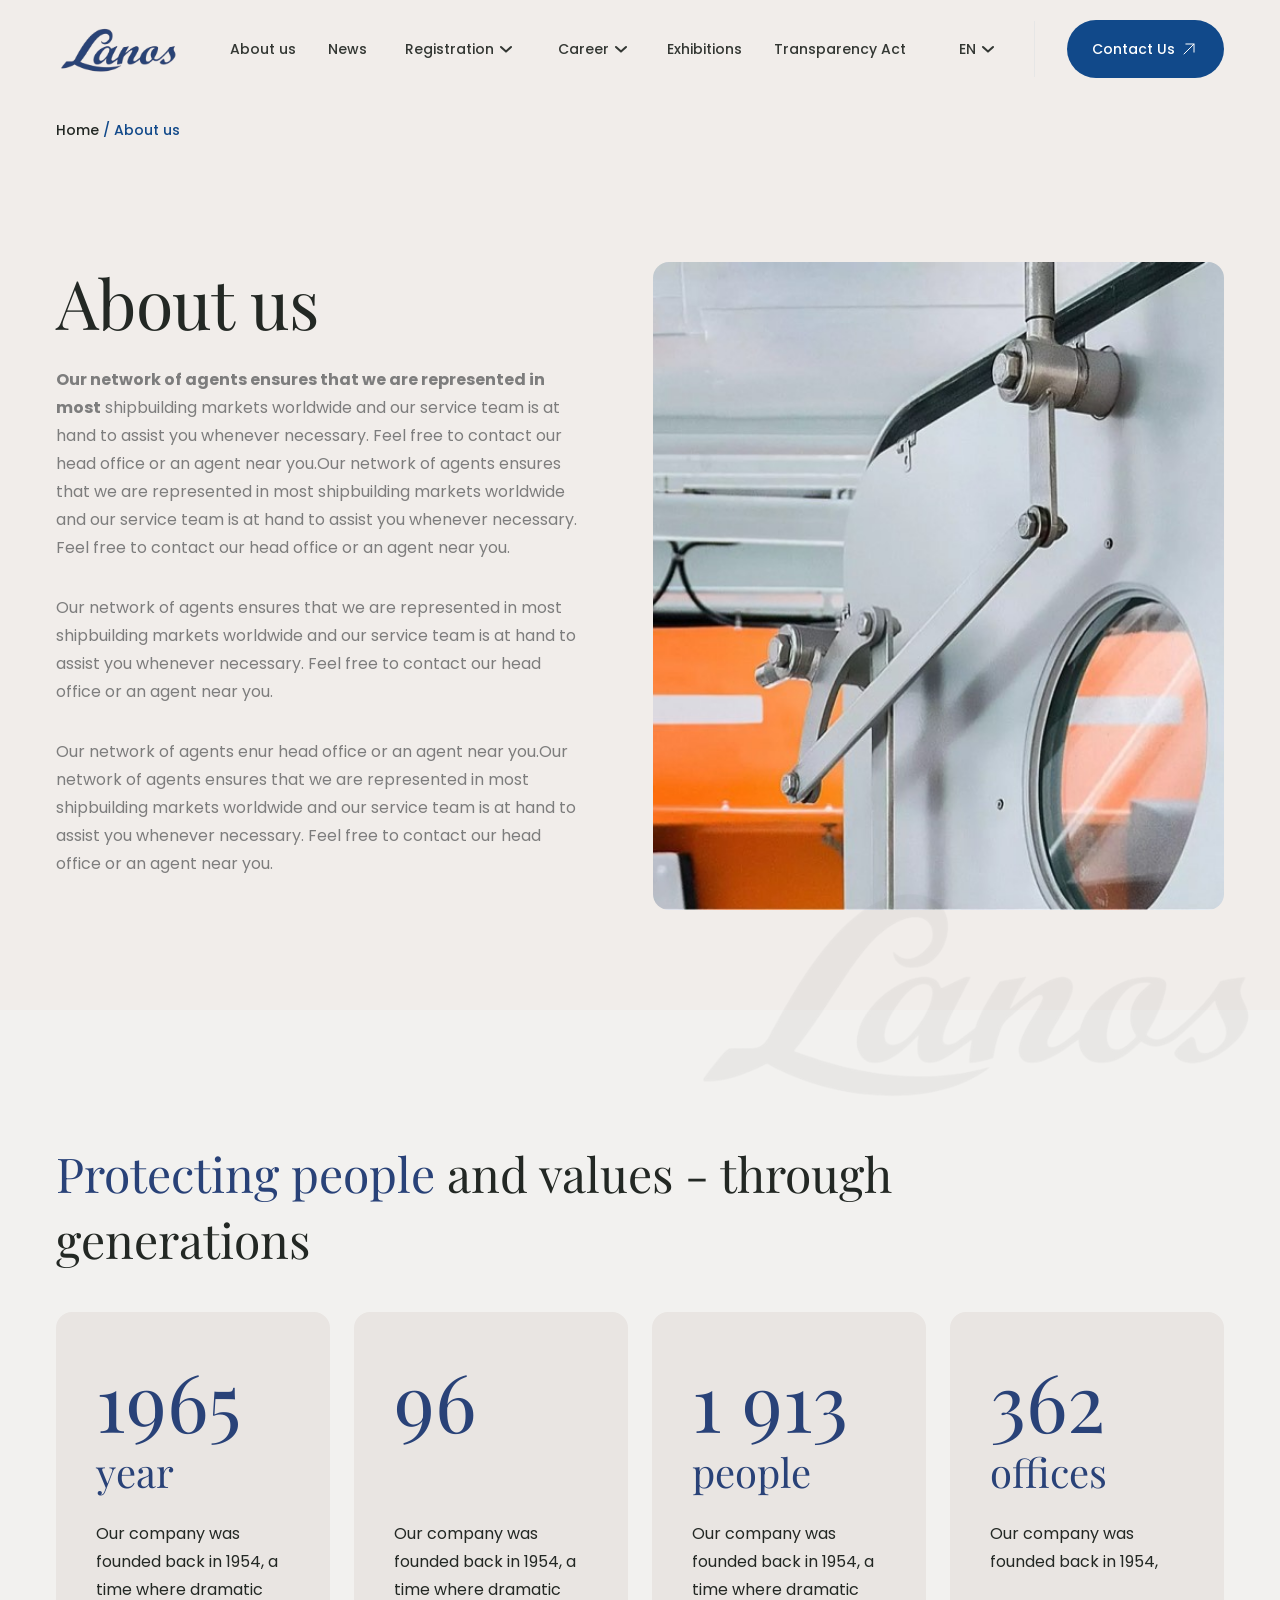
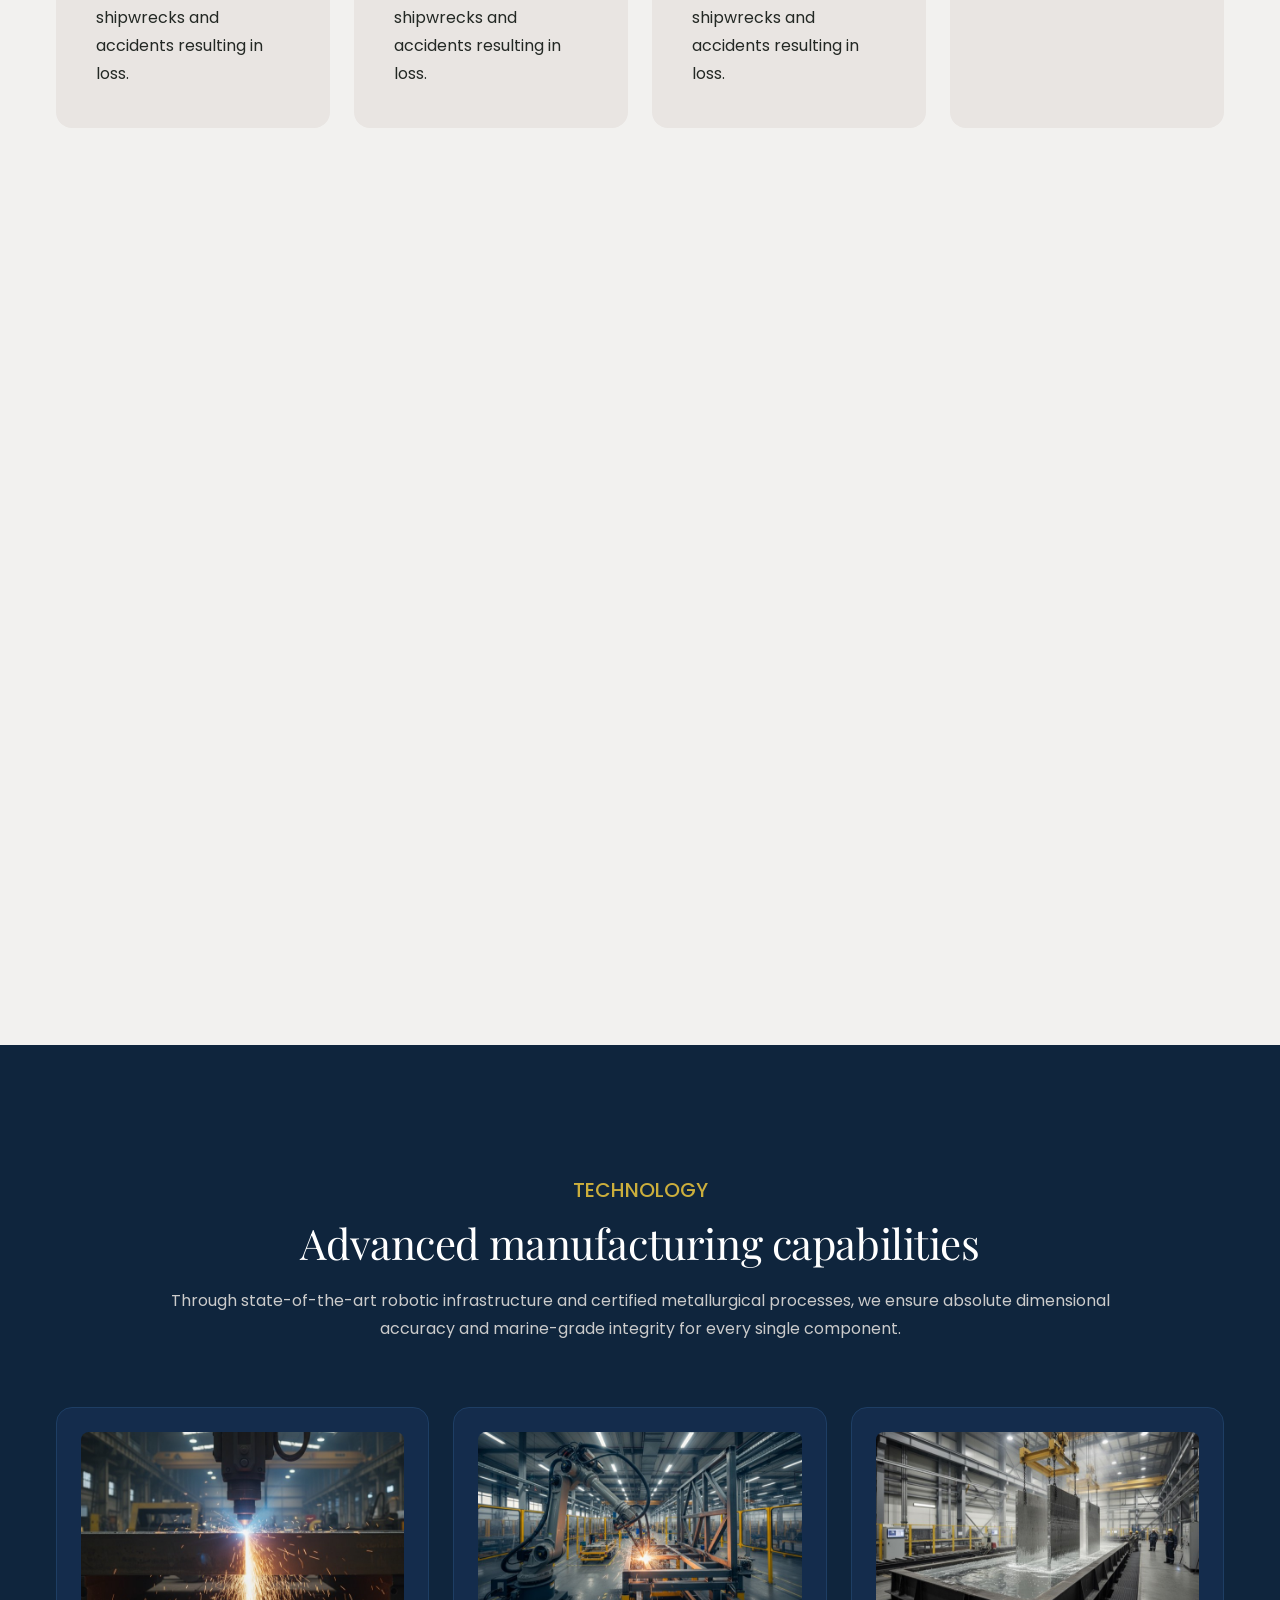
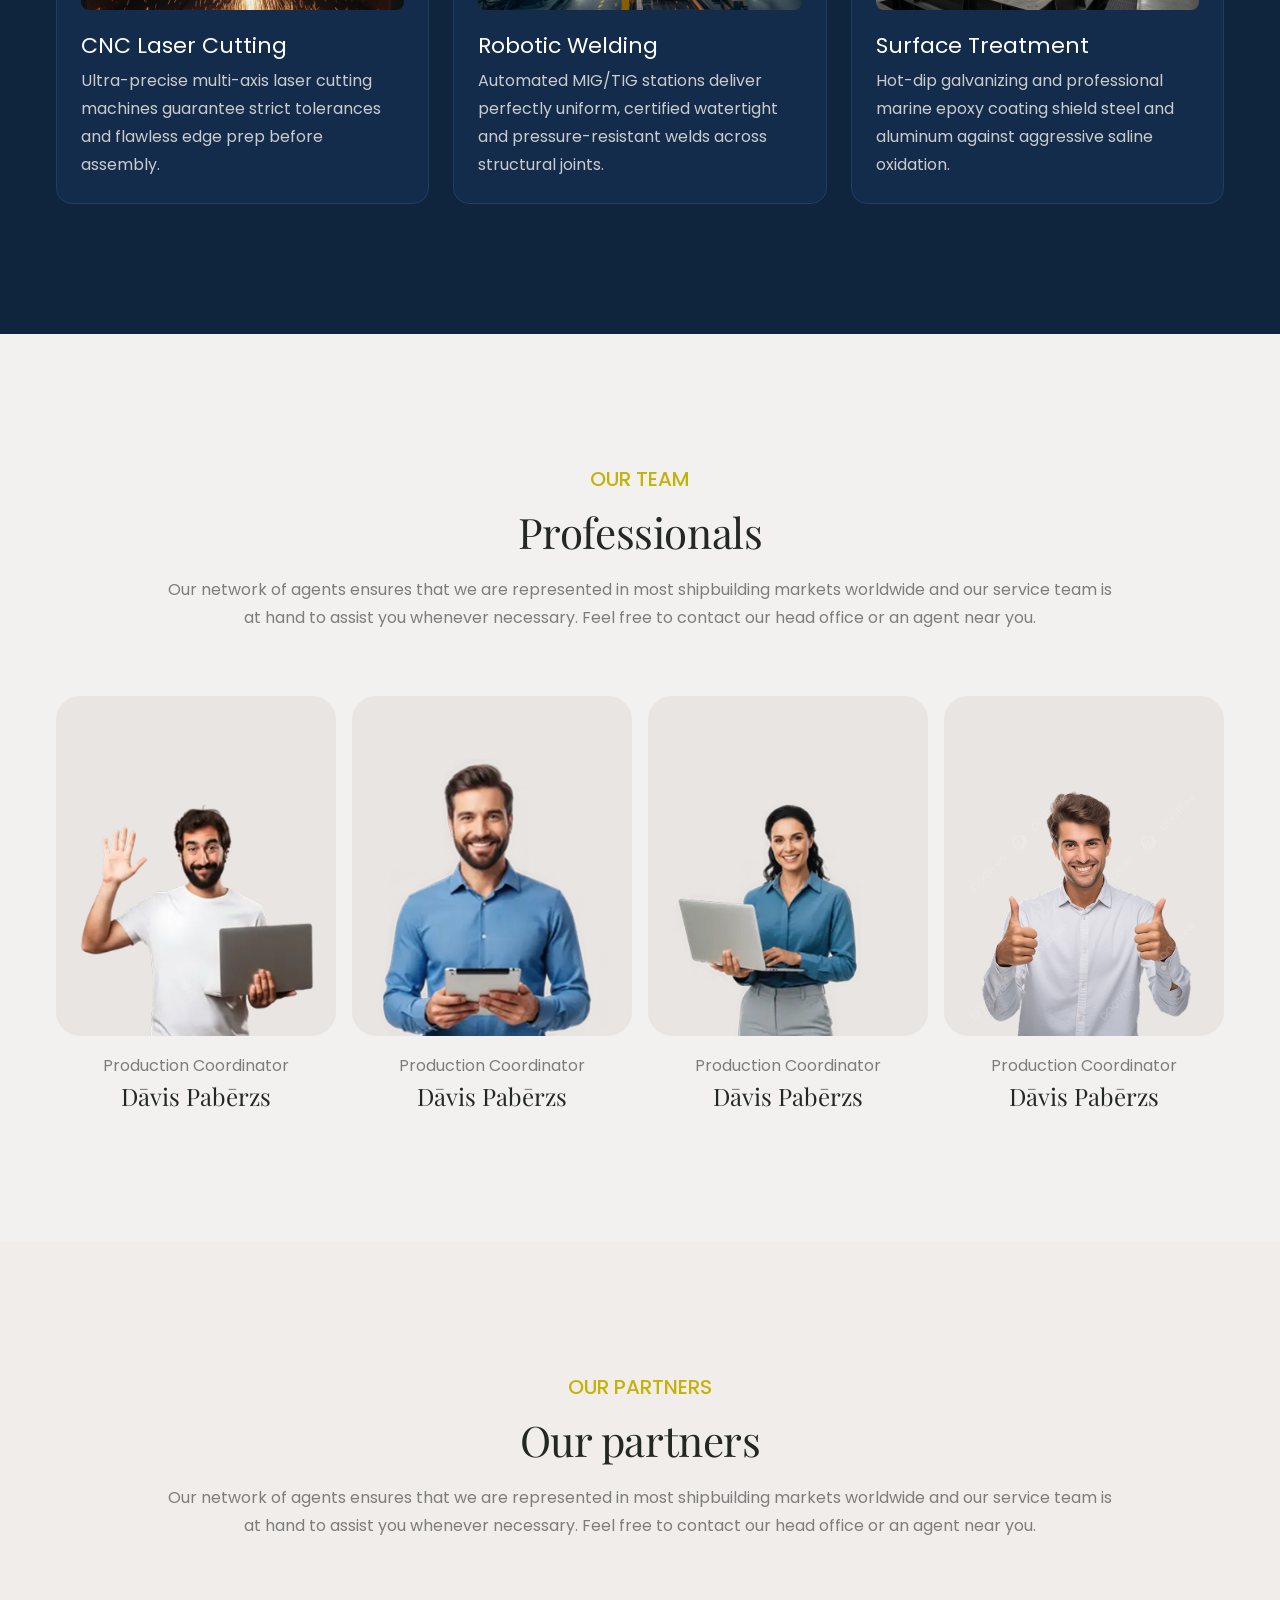
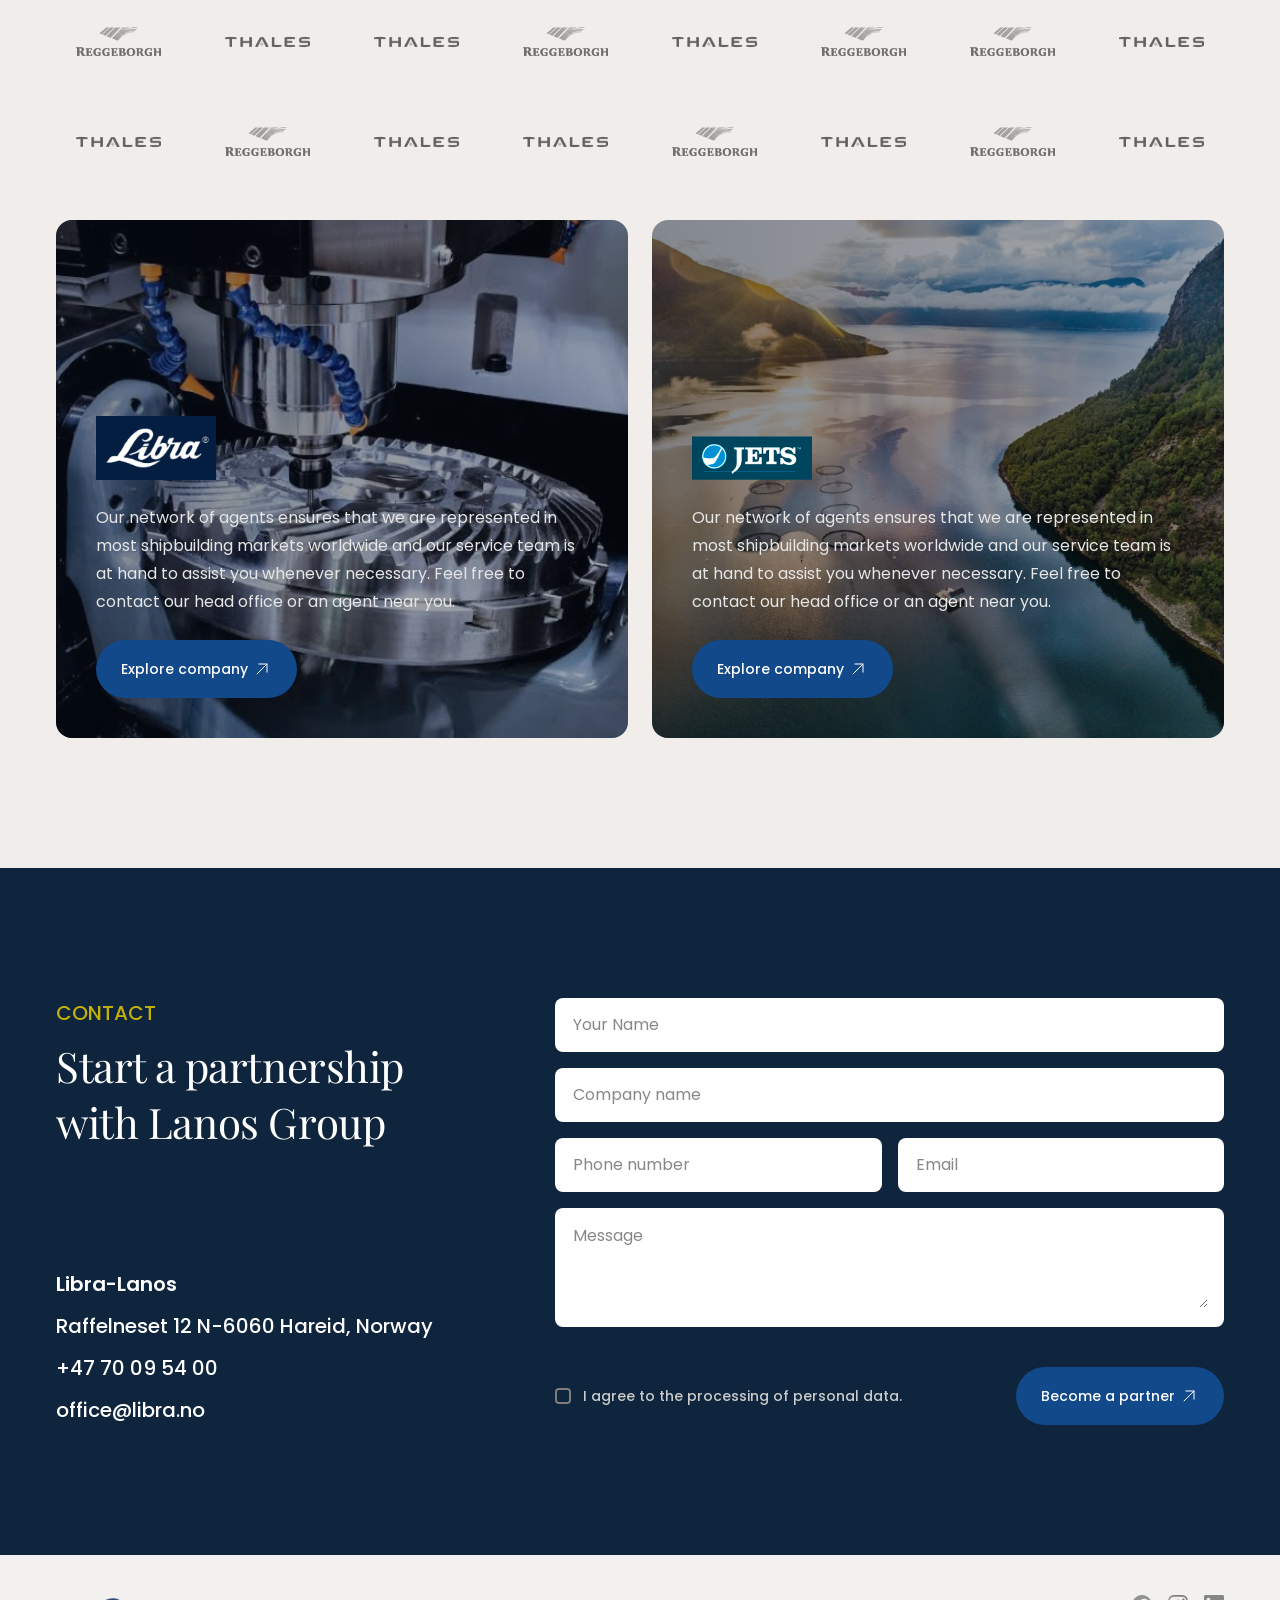
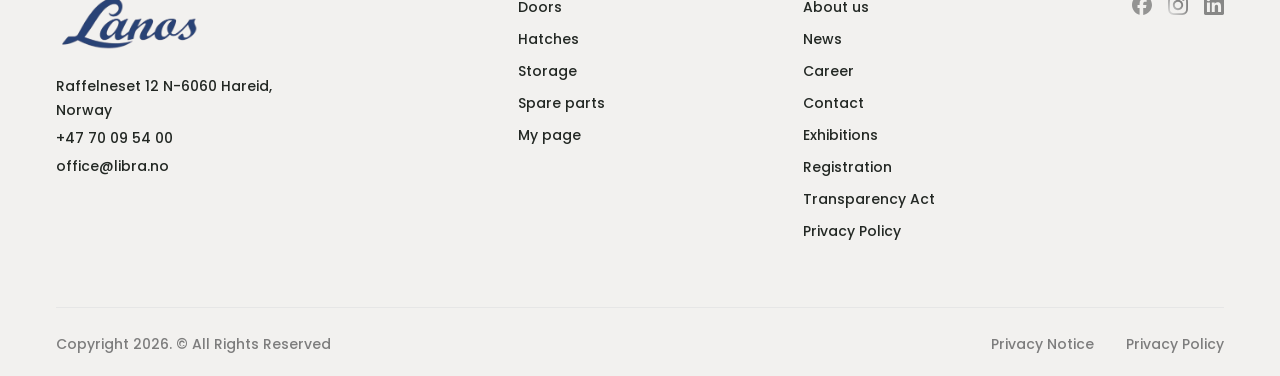
<file: pages/about-us.html>
<!DOCTYPE html>
<html lang="en">
<head>
<meta charset="UTF-8">
<meta name="viewport" content="width=device-width, initial-scale=1.0">
<title>About Us — LANOS</title>
<meta name="description" content="Lanos has been protecting people and values for generations — precision-built steel and aluminium doors, hatches and storage for the marine industry.">
<link rel="preconnect" href="https://fonts.googleapis.com">
<link rel="preconnect" href="https://fonts.gstatic.com" crossorigin>
<link href="https://fonts.googleapis.com/css2?family=Playfair+Display:wght@400;500;600&family=Poppins:wght@400;500;600&display=swap" rel="stylesheet">
<link rel="stylesheet" href="../css/style.css">
<link rel="stylesheet" href="../css/production.css">
<link rel="stylesheet" href="../css/about.css">
</head>
<body class="cream">

<svg class="icon-sprite" aria-hidden="true">
  <symbol id="icon-arrow" viewBox="0 0 20 20" fill="none">
    <path d="M5 15L15 5" stroke="currentColor" stroke-linecap="round" stroke-linejoin="round"/>
    <path d="M6.875 5H15V13.125" stroke="currentColor" stroke-linecap="round" stroke-linejoin="round"/>
  </symbol>
  <symbol id="icon-chevron" viewBox="0 0 16 16" fill="none">
    <path d="M3 6L8.00081 10.58L13 6" stroke="currentColor" stroke-width="2" stroke-linecap="round" stroke-linejoin="round"/>
  </symbol>
  <symbol id="icon-user" viewBox="0 0 20 20" fill="none">
    <circle cx="10" cy="7" r="3" stroke="currentColor" stroke-width="1.4"/>
    <path d="M4 17c0-3.3 2.7-6 6-6s6 2.7 6 6" stroke="currentColor" stroke-width="1.4" stroke-linecap="round"/>
  </symbol>
  <symbol id="icon-news" viewBox="0 0 20 20" fill="none">
    <path d="M5 3.5h7l3 3v10a1 1 0 0 1-1 1H5a1 1 0 0 1-1-1v-12a1 1 0 0 1 1-1Z" stroke="currentColor" stroke-width="1.4" stroke-linejoin="round"/>
    <path d="M12 3.5v3h3" stroke="currentColor" stroke-width="1.4" stroke-linejoin="round"/>
    <path d="M7 10.5h6M7 13h6M7 15.5h3.5" stroke="currentColor" stroke-width="1.4" stroke-linecap="round"/>
  </symbol>
  <symbol id="icon-clipboard" viewBox="0 0 20 20" fill="none">
    <rect x="4.5" y="4" width="11" height="13" rx="1.5" stroke="currentColor" stroke-width="1.4"/>
    <path d="M7.5 4V3.3A1.3 1.3 0 0 1 8.8 2h2.4a1.3 1.3 0 0 1 1.3 1.3V4" stroke="currentColor" stroke-width="1.4" stroke-linecap="round"/>
    <path d="M7.5 9.5h5M7.5 12.5h5M7.5 15.5h3" stroke="currentColor" stroke-width="1.4" stroke-linecap="round"/>
  </symbol>
  <symbol id="icon-briefcase" viewBox="0 0 20 20" fill="none">
    <rect x="3" y="7" width="14" height="9.5" rx="1.6" stroke="currentColor" stroke-width="1.4"/>
    <path d="M7.3 7V5.6A1.6 1.6 0 0 1 8.9 4h2.2a1.6 1.6 0 0 1 1.6 1.6V7" stroke="currentColor" stroke-width="1.4" stroke-linecap="round"/>
    <path d="M3 11.5h14" stroke="currentColor" stroke-width="1.4"/>
  </symbol>
  <symbol id="icon-pin" viewBox="0 0 20 20" fill="none">
    <path d="M10 17.5s5.5-4.7 5.5-9a5.5 5.5 0 1 0-11 0c0 4.3 5.5 9 5.5 9Z" stroke="currentColor" stroke-width="1.4" stroke-linejoin="round"/>
    <circle cx="10" cy="8.4" r="2" stroke="currentColor" stroke-width="1.4"/>
  </symbol>
  <symbol id="icon-shield" viewBox="0 0 20 20" fill="none">
    <path d="M10 2.5 16 4.7v4.6c0 4.2-2.7 7-6 8.2-3.3-1.2-6-4-6-8.2V4.7L10 2.5Z" stroke="currentColor" stroke-width="1.4" stroke-linejoin="round"/>
    <path d="M7.3 10 9.2 11.9 13 8" stroke="currentColor" stroke-width="1.4" stroke-linecap="round" stroke-linejoin="round"/>
  </symbol>
  <symbol id="icon-globe" viewBox="0 0 20 20" fill="none">
    <circle cx="10" cy="10" r="7.5" stroke="currentColor" stroke-width="1.4"/>
    <path d="M2.5 10h15" stroke="currentColor" stroke-width="1.4"/>
    <path d="M10 2.5c2.2 2 3.5 5 3.5 7.5s-1.3 5.5-3.5 7.5c-2.2-2-3.5-5-3.5-7.5S7.8 4.5 10 2.5Z" stroke="currentColor" stroke-width="1.4"/>
  </symbol>
  <symbol id="icon-close" viewBox="0 0 20 20" fill="none">
    <path d="M5 5L15 15M15 5L5 15" stroke="currentColor" stroke-width="1.6" stroke-linecap="round"/>
  </symbol>
  <symbol id="icon-play" viewBox="0 0 24 24" fill="none">
    <path d="M6 4.5v15l14-7.5-14-7.5Z" fill="currentColor"/>
  </symbol>
</svg>

<a class="skip-link" href="#main">Skip to content</a>

<div class="page-loader" aria-hidden="true">
  <div class="page-loader__logo">
    <img class="page-loader__logo-base" src="../assets/img/logo.png" alt="">
    <img class="page-loader__logo-fill" src="../assets/img/logo.png" alt="">
  </div>
</div>

<header class="header header--subpage" data-header>
  <div class="header__inner">
    <a href="../index.html" class="header__logo" aria-label="Lanos — home">
      <img src="../assets/img/logo.png" alt="Lanos" width="120" height="47">
    </a>

    <nav class="header__nav" data-nav>
      <div class="header__nav-top">
        <a href="../index.html" class="header__nav-logo" aria-label="Lanos — home">
          <img src="../assets/img/logo.png" alt="Lanos">
        </a>
        <button class="header__nav-close" type="button" data-nav-close aria-label="Close menu">
          <svg class="icon"><use href="#icon-close"/></svg>
        </button>
      </div>

      <div class="header__nav-bg">
        <img src="../assets/img/mobile-bg.png" alt="" role="presentation">
        <p class="header__nav-tagline">Steel. Precision. Trust.</p>
      </div>

      <div class="header__nav-panels" data-panels>
        <div class="header__nav-panel header__nav-panel--main is-active" data-panel="main">
          <div class="header__nav-scroll">
            <ul class="header__nav-list">
              <li>
                <a class="header__nav-link" href="#story">
                  <svg class="icon header__nav-icon"><use href="#icon-user"/></svg>
                  <span class="header__nav-label">About us</span>
                </a>
              </li>
              <li>
                <a class="header__nav-link" href="../index.html">
                  <svg class="icon header__nav-icon"><use href="#icon-news"/></svg>
                  <span class="header__nav-label">News</span>
                </a>
              </li>
              <li class="header__nav-item header__nav-item--dropdown">
                <button class="header__nav-link header__nav-trigger" type="button" aria-expanded="false" data-panel-open="registration">
                  <svg class="icon header__nav-icon"><use href="#icon-clipboard"/></svg>
                  <span class="header__nav-label">Registration</span>
                  <svg class="icon icon--12 header__caret header__nav-arrow"><use href="#icon-chevron"/></svg>
                </button>
                <ul class="header__submenu">
                  <li><a href="#">New registration</a></li>
                  <li><a href="#">My page</a></li>
                  <li><a href="#">Agent registration</a></li>
                </ul>
              </li>
              <li class="header__nav-item header__nav-item--dropdown">
                <button class="header__nav-link header__nav-trigger" type="button" aria-expanded="false" data-panel-open="career">
                  <svg class="icon header__nav-icon"><use href="#icon-briefcase"/></svg>
                  <span class="header__nav-label">Career</span>
                  <svg class="icon icon--12 header__caret header__nav-arrow"><use href="#icon-chevron"/></svg>
                </button>
                <ul class="header__submenu">
                  <li><a href="#">Open positions</a></li>
                  <li><a href="#">Life at Lanos</a></li>
                  <li><a href="#">Internships</a></li>
                </ul>
              </li>
              <li>
                <a class="header__nav-link" href="#">
                  <svg class="icon header__nav-icon"><use href="#icon-pin"/></svg>
                  <span class="header__nav-label">Exhibitions</span>
                </a>
              </li>
              <li>
                <a class="header__nav-link" href="#">
                  <svg class="icon header__nav-icon"><use href="#icon-shield"/></svg>
                  <span class="header__nav-label">Transparency Act</span>
                </a>
              </li>
              <li class="header__nav-lang-item">
                <button class="header__nav-link" type="button" data-panel-open="lang">
                  <svg class="icon header__nav-icon"><use href="#icon-globe"/></svg>
                  <span class="header__nav-label" data-lang-current>EN</span>
                  <svg class="icon icon--12 header__nav-arrow"><use href="#icon-chevron"/></svg>
                </button>
              </li>
            </ul>

            <a class="btn btn--primary header__nav-cta" href="../index.html#contact">
              <span class="btn__label">Contact us</span>
              <svg class="icon btn__arrow"><use href="#icon-arrow"/></svg>
            </a>
          </div>
        </div>

        <div class="header__nav-panel" data-panel="registration">
          <button class="header__nav-back" type="button" data-panel-back>
            <svg class="icon icon--12"><use href="#icon-chevron"/></svg>
            <span>Back</span>
          </button>
          <h3 class="header__nav-panel-title">Registration</h3>
          <ul class="header__nav-sublist">
            <li><a href="#">New registration</a></li>
            <li><a href="#">My page</a></li>
            <li><a href="#">Agent registration</a></li>
          </ul>
        </div>

        <div class="header__nav-panel" data-panel="career">
          <button class="header__nav-back" type="button" data-panel-back>
            <svg class="icon icon--12"><use href="#icon-chevron"/></svg>
            <span>Back</span>
          </button>
          <h3 class="header__nav-panel-title">Career</h3>
          <ul class="header__nav-sublist">
            <li><a href="#">Open positions</a></li>
            <li><a href="#">Life at Lanos</a></li>
            <li><a href="#">Internships</a></li>
          </ul>
        </div>

        <div class="header__nav-panel" data-panel="lang">
          <button class="header__nav-back" type="button" data-panel-back>
            <svg class="icon icon--12"><use href="#icon-chevron"/></svg>
            <span>Back</span>
          </button>
          <h3 class="header__nav-panel-title">Language</h3>
          <ul class="header__nav-sublist" role="listbox">
            <li role="option" aria-selected="true"><button type="button" data-lang="EN">EN <span>English</span></button></li>
            <li role="option" aria-selected="false"><button type="button" data-lang="NO">NO <span>Norsk</span></button></li>
            <li role="option" aria-selected="false"><button type="button" data-lang="DE">DE <span>Deutsch</span></button></li>
          </ul>
        </div>
      </div>
    </nav>

    <div class="header__actions">
      <div class="header__lang-wrap">
        <button class="header__lang" type="button" aria-haspopup="listbox" aria-expanded="false">
          <span data-lang-current>EN</span> <svg class="icon icon--12 header__caret"><use href="#icon-chevron"/></svg>
        </button>
        <ul class="header__lang-menu" role="listbox">
          <li role="option" aria-selected="true"><button type="button" data-lang="EN">EN <span>English</span></button></li>
          <li role="option" aria-selected="false"><button type="button" data-lang="NO">NO <span>Norsk</span></button></li>
          <li role="option" aria-selected="false"><button type="button" data-lang="DE">DE <span>Deutsch</span></button></li>
        </ul>
      </div>
      <a class="btn btn--primary" href="../index.html#contact">
        <span class="btn__label">Contact Us</span>
        <svg class="icon btn__arrow"><use href="#icon-arrow"/></svg>
      </a>
    </div>

    <button class="header__burger" type="button" data-burger aria-label="Open menu" aria-expanded="false">
      <span></span><span></span><span></span>
    </button>
  </div>
</header>

<main id="main">

  <div class="breadcrumb-bar">
    <p class="breadcrumb-bar__path"><a href="../index.html">Home</a> / About us</p>
  </div>

  <section class="production-hero about-hero" id="story">
    <div class="production-hero__container">
      <div class="production-hero__content reveal">
        <h1 class="hero__title production-hero__title">About us</h1>
        <p class="hero__desc production-hero__desc"><b>Our network of agents ensures that we are represented in most</b> shipbuilding markets worldwide and our service team is at hand to assist you whenever necessary. Feel free to contact our head office or an agent near you.Our network of agents ensures that we are represented in most shipbuilding markets worldwide and our service team is at hand to assist you whenever necessary. Feel free to contact our head office or an agent near you.</p>
        <p class="hero__desc production-hero__desc">
Our network of agents ensures that we are represented in most shipbuilding markets worldwide and our service team is at hand to assist you whenever necessary. Feel free to contact our head office or an agent near you.
        </p>
        <p class="hero__desc production-hero__desc">
          Our network of agents enur head office or an agent near you.Our network of agents ensures that we are represented in most shipbuilding markets worldwide and our service team is at hand to assist you whenever necessary. Feel free to contact our head office or an agent near you.
        </p>
      </div>

      <div class="production-hero__media reveal">
        <img src="../assets/img/about-hero.jpg" alt="Weathertight door mechanism on a Lanos-built vessel" loading="lazy">
      </div>
    </div>
  </section>

  <section class="about-stats">
    <div class="about-stats__container">
      <img class="about-stats__watermark" src="../assets/img/logo.png" alt="" role="presentation" aria-hidden="true">
      <h2 class="about__headline reveal"><span class="about__headline-accent">Protecting people</span> and values - through <br/>generations</h2>

      <div class="about-stats__grid">
        <div class="about-stats__card reveal">
          <p class="about-stats__number"><span class="about-stats__number-value" data-count-to="2007" data-count-plain="true">0</span><br>year</p>
          <p class="about-stats__text">Our company was founded back in 1954, a time where dramatic shipwrecks and accidents resulting in loss.</p>
        </div>
        <div class="about-stats__card reveal">
          <p class="about-stats__number about-stats__number--sm"><span class="about-stats__number-value" data-count-to="98">0</span></p>
          <p class="about-stats__text">Our company was founded back in 1954, a time where dramatic shipwrecks and accidents resulting in loss.</p>
        </div>
        <div class="about-stats__card reveal">
          <p class="about-stats__number"><span class="about-stats__number-value" data-count-to="1954">0</span><br>people</p>
          <p class="about-stats__text">Our company was founded back in 1954, a time where dramatic shipwrecks and accidents resulting in loss.</p>
        </div>
        <div class="about-stats__card reveal">
          <p class="about-stats__number"><span class="about-stats__number-value" data-count-to="370">0</span><br>offices</p>
          <p class="about-stats__text">Our company was founded back in 1954,</p>
        </div>
      </div>
    </div>
  </section>

  <section class="about-video">
    <div class="about-video__container">
      <div class="about-video__frame reveal">
        <iframe src="https://www.youtube.com/embed/RSUcCRv_eI8?si=fpstArRe-JsH1sNT" title="YouTube video player" frameborder="0" allow="accelerometer; autoplay; clipboard-write; encrypted-media; gyroscope; picture-in-picture; web-share" referrerpolicy="strict-origin-when-cross-origin" allowfullscreen></iframe>
      </div>
    </div>
  </section>

  <section class="tech">
    <div class="tech__container">
      <div class="tech__intro reveal">
        <p class="eyebrow eyebrow--gold">Technology</p>
        <h2 class="section-title section-title--light">Advanced manufacturing capabilities</h2>
        <p class="section-text tech__desc">Through state-of-the-art robotic infrastructure and certified metallurgical processes, we ensure absolute dimensional accuracy and marine-grade integrity for every single component.</p>
      </div>

      <div class="tech__grid">
        <article class="tech-card reveal">
          <div class="tech-card__media">
            <img src="../assets/img/tech-cnc-laser.jpg" alt="CNC laser cutting sparks on steel plate at a Lanos production facility" loading="lazy">
          </div>
          <div class="tech-card__body">
            <h3 class="tech-card__title">CNC Laser Cutting</h3>
            <p class="tech-card__desc">Ultra-precise multi-axis laser cutting machines guarantee strict tolerances and flawless edge prep before assembly.</p>
          </div>
        </article>

        <article class="tech-card reveal">
          <div class="tech-card__media">
            <img src="../assets/img/tech-robotic-welding.jpg" alt="Robotic welding arm joining a steel structural frame" loading="lazy">
          </div>
          <div class="tech-card__body">
            <h3 class="tech-card__title">Robotic Welding</h3>
            <p class="tech-card__desc">Automated MIG/TIG stations deliver perfectly uniform, certified watertight and pressure-resistant welds across structural joints.</p>
          </div>
        </article>

        <article class="tech-card reveal">
          <div class="tech-card__media">
            <img src="../assets/img/tech-surface-treatment.jpg" alt="Steel panels lowered into a surface treatment bath" loading="lazy">
          </div>
          <div class="tech-card__body">
            <h3 class="tech-card__title">Surface Treatment</h3>
            <p class="tech-card__desc">Hot-dip galvanizing and professional marine epoxy coating shield steel and aluminum against aggressive saline oxidation.</p>
          </div>
        </article>
      </div>
    </div>
  </section>

  <section class="team">
    <div class="team__container">
      <div class="team__intro reveal">
        <p class="eyebrow eyebrow--gold-dark">Our team</p>
        <h2 class="section-title">Professionals</h2>
        <p class="section-text team__desc">Our network of agents ensures that we are represented in most shipbuilding markets worldwide and our service team is at hand to assist you whenever necessary. Feel free to contact our head office or an agent near you.</p>
      </div>

      <div class="team__grid">
        <article class="team-card reveal">
          <div class="team-card__media">
            <img src="../assets/img/team-1.png" alt="Dāvis Pabērzs, Production Coordinator at Lanos" loading="lazy">
          </div>
          <p class="team-card__role">Production Coordinator</p>
          <p class="team-card__name">Dāvis Pabērzs</p>
        </article>

        <article class="team-card reveal">
          <div class="team-card__media">
            <img src="../assets/img/team-2.png" alt="Dāvis Pabērzs, Production Coordinator at Lanos" loading="lazy">
          </div>
          <p class="team-card__role">Production Coordinator</p>
          <p class="team-card__name">Dāvis Pabērzs</p>
        </article>

        <article class="team-card reveal">
          <div class="team-card__media">
            <img src="../assets/img/team-3.png" alt="Dāvis Pabērzs, Production Coordinator at Lanos" loading="lazy">
          </div>
          <p class="team-card__role">Production Coordinator</p>
          <p class="team-card__name">Dāvis Pabērzs</p>
        </article>

        <article class="team-card reveal">
          <div class="team-card__media">
            <img src="../assets/img/team-4.png" alt="Dāvis Pabērzs, Production Coordinator at Lanos" loading="lazy">
          </div>
          <p class="team-card__role">Production Coordinator</p>
          <p class="team-card__name">Dāvis Pabērzs</p>
        </article>
      </div>
    </div>
  </section>

  <section class="about-partners">
    <div class="about-partners__container">
      <div class="about-partners__intro reveal">
        <p class="eyebrow eyebrow--gold-dark">Our partners</p>
        <h2 class="section-title">Our partners</h2>
        <p class="section-text about-partners__desc">Our network of agents ensures that we are represented in most shipbuilding markets worldwide and our service team is at hand to assist you whenever necessary. Feel free to contact our head office or an agent near you.</p>
      </div>

      <ul class="partners__logos about-partners__grid reveal">
        <li><img src="../assets/img/reggeborgh.png" alt="Reggeborgh" loading="lazy"></li>
        <li><img src="../assets/img/thales-logo.png" alt="Thales" loading="lazy"></li>
        <li><img src="../assets/img/thales-logo.png" alt="Thales" loading="lazy"></li>
        <li><img src="../assets/img/reggeborgh.png" alt="Reggeborgh" loading="lazy"></li>
        <li><img src="../assets/img/thales-logo.png" alt="Thales" loading="lazy"></li>
        <li><img src="../assets/img/reggeborgh.png" alt="Reggeborgh" loading="lazy"></li>
        <li><img src="../assets/img/reggeborgh.png" alt="Reggeborgh" loading="lazy"></li>
        <li><img src="../assets/img/thales-logo.png" alt="Thales" loading="lazy"></li>
        <li><img src="../assets/img/thales-logo.png" alt="Thales" loading="lazy"></li>
        <li><img src="../assets/img/reggeborgh.png" alt="Reggeborgh" loading="lazy"></li>
        <li><img src="../assets/img/thales-logo.png" alt="Thales" loading="lazy"></li>
        <li><img src="../assets/img/thales-logo.png" alt="Thales" loading="lazy"></li>
        <li><img src="../assets/img/reggeborgh.png" alt="Reggeborgh" loading="lazy"></li>
        <li><img src="../assets/img/thales-logo.png" alt="Thales" loading="lazy"></li>
        <li><img src="../assets/img/reggeborgh.png" alt="Reggeborgh" loading="lazy"></li>
        <li><img src="../assets/img/thales-logo.png" alt="Thales" loading="lazy"></li>
      </ul>

      <div class="about-partners__spotlight">
        <article class="spotlight-card reveal">
          <img class="spotlight-card__bg" src="../assets/img/tech-surface-light.jpg" alt="Precision CNC machining at a Libra-Lanos partner facility" loading="lazy">
          <div class="spotlight-card__body">
            <img class="spotlight-card__logo" src="../assets/img/spotlight-libra-logo.png" alt="Libra">
            <p class="spotlight-card__text">Our network of agents ensures that we are represented in most shipbuilding markets worldwide and our service team is at hand to assist you whenever necessary. Feel free to contact our head office or an agent near you.</p>
            <a class="btn btn--primary" href="../index.html#contact">
              <span class="btn__label">Explore company</span>
              <svg class="icon btn__arrow"><use href="#icon-arrow"/></svg>
            </a>
          </div>
        </article>

        <article class="spotlight-card reveal">
          <img class="spotlight-card__bg" src="../assets/img/spotlight-jets-bg.jpg" alt="Fjord fish farm operated by a Lanos partner" loading="lazy">
          <div class="spotlight-card__body">
            <img class="spotlight-card__logo" src="../assets/img/spotlight-jets-logo.png" alt="Jets">
            <p class="spotlight-card__text">Our network of agents ensures that we are represented in most shipbuilding markets worldwide and our service team is at hand to assist you whenever necessary. Feel free to contact our head office or an agent near you.</p>
            <a class="btn btn--primary" href="../index.html#contact">
              <span class="btn__label">Explore company</span>
              <svg class="icon btn__arrow"><use href="#icon-arrow"/></svg>
            </a>
          </div>
        </article>
      </div>
    </div>
  </section>

  <section class="contact" id="contact">
    <div class="contact__container">
      <div class="contact__left reveal">
        <div class="contact__title">
          <p class="eyebrow eyebrow--gold-alt">Contact</p>
          <h2 class="section-title section-title--light">Start a partnership with Lanos Group</h2>
        </div>
        <address class="contact__info">
          <p class="contact__info-name">Libra-Lanos</p>
          <p>Raffelneset 12 N-6060 Hareid, Norway</p>
          <p><a href="tel:+4770095400">+47 70 09 54 00</a></p>
          <p><a href="mailto:office@libra.no">office@libra.no</a></p>
        </address>
      </div>

      <form class="contact-form reveal" data-contact-form>
        <div class="contact-form__fields">
          <div class="contact-form__field">
            <input type="text" id="cf-name" placeholder="Your Name" required>
          </div>
          <div class="contact-form__field">
            <input type="text" id="cf-company" placeholder="Company name">
          </div>
          <div class="contact-form__row">
            <div class="contact-form__field">
              <input type="tel" id="cf-phone" placeholder="Phone number">
            </div>
            <div class="contact-form__field">
              <input type="email" id="cf-email" placeholder="Email" required>
            </div>
          </div>
          <div class="contact-form__field contact-form__field--textarea">
            <textarea id="cf-message" placeholder="Message" rows="3"></textarea>
          </div>
        </div>

        <div class="contact-form__submit">
          <label class="contact-form__checkbox">
            <input type="checkbox" required>
            <span class="contact-form__checkbox-box"></span>
            I agree to the processing of personal data.
          </label>
          <button class="btn btn--primary" type="submit">
            <span class="btn__label">Become a partner</span>
            <svg class="icon btn__arrow"><use href="#icon-arrow"/></svg>
          </button>
        </div>
      </form>
    </div>
  </section>

</main>

<footer class="footer">
  <div class="footer__container">
    <div class="footer__top">
      <div class="footer__brand">
        <img class="footer__logo" src="../assets/img/logo.png" alt="Lanos" width="138" height="55">
        <address class="footer__contact">
          <p>Raffelneset 12 N-6060 Hareid, Norway</p>
          <p><a href="tel:+4770095400">+47 70 09 54 00</a></p>
          <p><a href="mailto:office@libra.no">office@libra.no</a></p>
        </address>
      </div>

      <nav class="footer__nav">
        <ul class="footer__col">
          <li><a href="../index.html#products">Doors</a></li>
          <li><a href="../index.html#products">Hatches</a></li>
          <li><a href="../index.html#products">Storage</a></li>
          <li><a href="#">Spare parts</a></li>
          <li><a href="#">My page</a></li>
        </ul>
        <ul class="footer__col">
          <li><a href="#story">About us</a></li>
          <li><a href="#">News</a></li>
          <li><a href="#">Career</a></li>
          <li><a href="../index.html#contact">Contact</a></li>
          <li><a href="#">Exhibitions</a></li>
          <li><a href="#">Registration</a></li>
          <li><a href="#">Transparency Act</a></li>
          <li><a href="#">Privacy Policy</a></li>
        </ul>
      </nav>

      <ul class="footer__social">
        <li><a href="#" aria-label="Facebook"><img src="../assets/icons/facebook.svg" alt="" width="20" height="20"></a></li>
        <li><a href="#" aria-label="Instagram"><img src="../assets/icons/instagram.svg" alt="" width="20" height="20"></a></li>
        <li><a href="#" aria-label="LinkedIn"><img src="../assets/icons/linkedin.svg" alt="" width="20" height="20"></a></li>
      </ul>
    </div>

    <div class="footer__bottom">
      <p>Copyright 2026. © All Rights Reserved</p>
      <ul class="footer__legal">
        <li><a href="#">Privacy Notice</a></li>
        <li><a href="#">Privacy Policy</a></li>
      </ul>
    </div>
  </div>
</footer>

<script src="../js/main.js" defer></script>
</body>
</html>
</file>
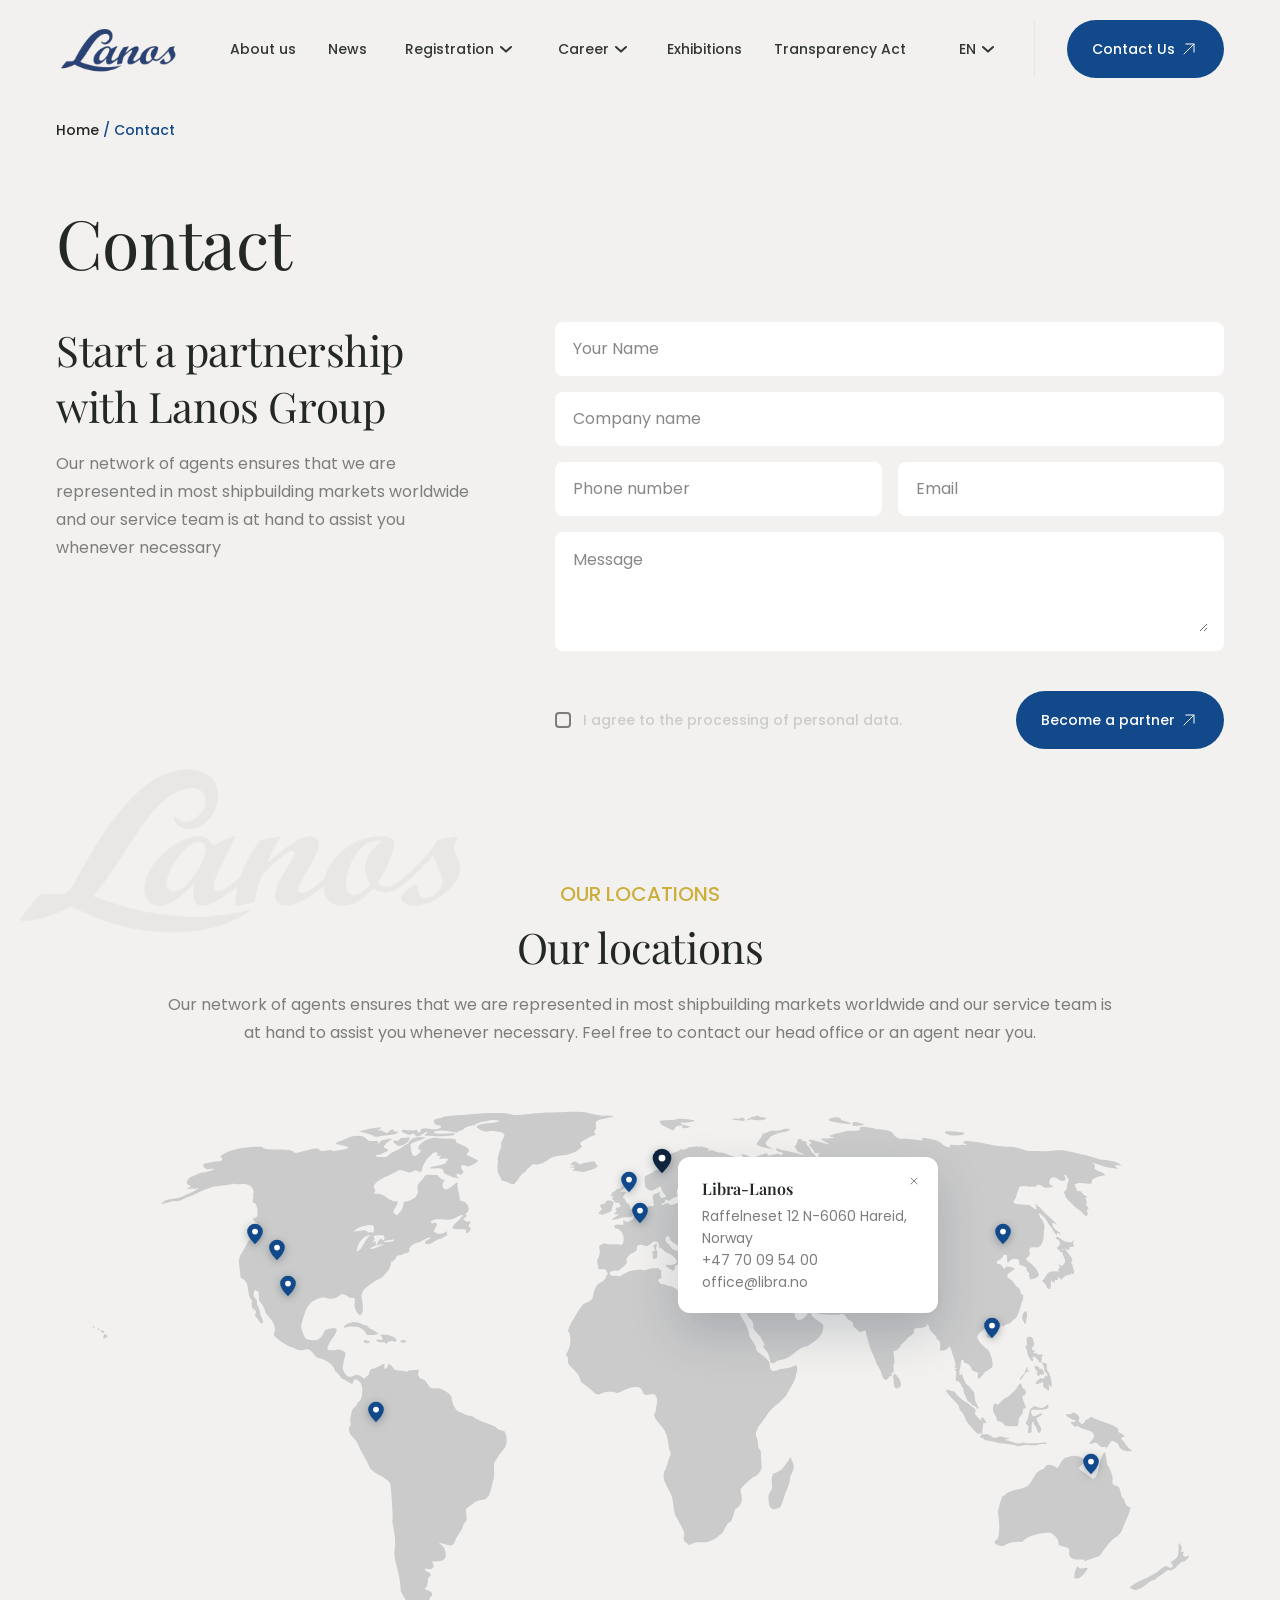
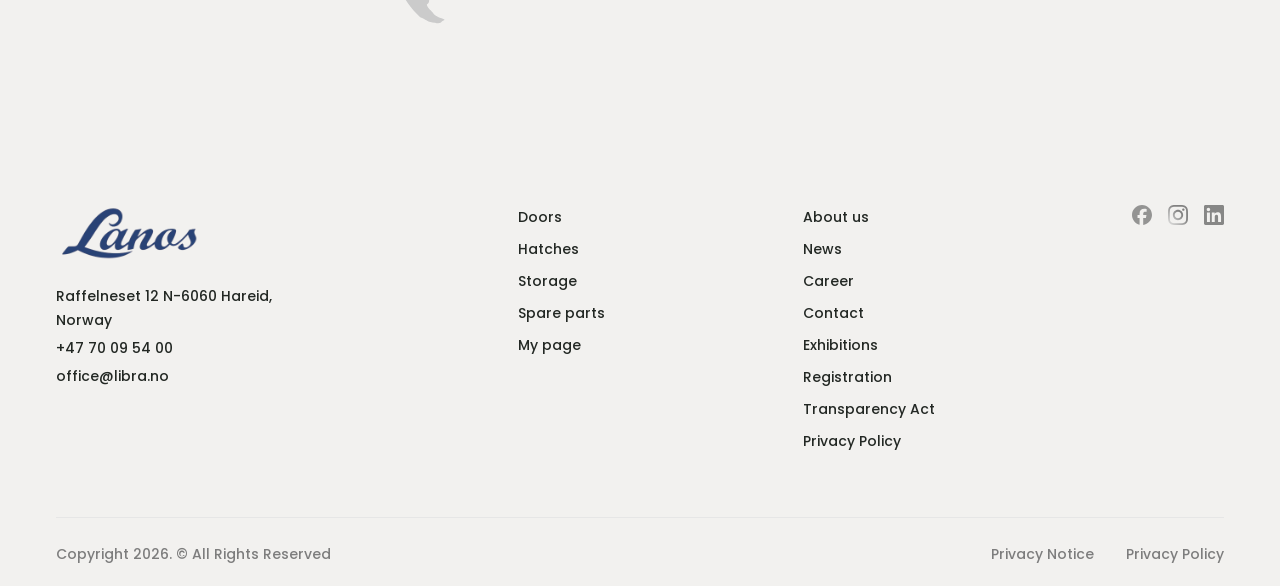
<file: pages/contact.html>
<!DOCTYPE html>
<html lang="en">
<head>
<meta charset="UTF-8">
<meta name="viewport" content="width=device-width, initial-scale=1.0">
<title>Contact — LANOS</title>
<meta name="description" content="Start a partnership with Lanos Group — reach our head office in Norway or find an agent near you across our worldwide shipbuilding network.">
<link rel="preconnect" href="https://fonts.googleapis.com">
<link rel="preconnect" href="https://fonts.gstatic.com" crossorigin>
<link href="https://fonts.googleapis.com/css2?family=Playfair+Display:wght@400;500;600&family=Poppins:wght@400;500;600&display=swap" rel="stylesheet">
<link rel="stylesheet" href="../css/style.css">
<link rel="stylesheet" href="../css/production.css">
<link rel="stylesheet" href="../css/contact.css">
</head>
<body>

<svg class="icon-sprite" aria-hidden="true">
  <symbol id="icon-arrow" viewBox="0 0 20 20" fill="none">
    <path d="M5 15L15 5" stroke="currentColor" stroke-linecap="round" stroke-linejoin="round"/>
    <path d="M6.875 5H15V13.125" stroke="currentColor" stroke-linecap="round" stroke-linejoin="round"/>
  </symbol>
  <symbol id="icon-chevron" viewBox="0 0 16 16" fill="none">
    <path d="M3 6L8.00081 10.58L13 6" stroke="currentColor" stroke-width="2" stroke-linecap="round" stroke-linejoin="round"/>
  </symbol>
  <symbol id="icon-user" viewBox="0 0 20 20" fill="none">
    <circle cx="10" cy="7" r="3" stroke="currentColor" stroke-width="1.4"/>
    <path d="M4 17c0-3.3 2.7-6 6-6s6 2.7 6 6" stroke="currentColor" stroke-width="1.4" stroke-linecap="round"/>
  </symbol>
  <symbol id="icon-news" viewBox="0 0 20 20" fill="none">
    <path d="M5 3.5h7l3 3v10a1 1 0 0 1-1 1H5a1 1 0 0 1-1-1v-12a1 1 0 0 1 1-1Z" stroke="currentColor" stroke-width="1.4" stroke-linejoin="round"/>
    <path d="M12 3.5v3h3" stroke="currentColor" stroke-width="1.4" stroke-linejoin="round"/>
    <path d="M7 10.5h6M7 13h6M7 15.5h3.5" stroke="currentColor" stroke-width="1.4" stroke-linecap="round"/>
  </symbol>
  <symbol id="icon-clipboard" viewBox="0 0 20 20" fill="none">
    <rect x="4.5" y="4" width="11" height="13" rx="1.5" stroke="currentColor" stroke-width="1.4"/>
    <path d="M7.5 4V3.3A1.3 1.3 0 0 1 8.8 2h2.4a1.3 1.3 0 0 1 1.3 1.3V4" stroke="currentColor" stroke-width="1.4" stroke-linecap="round"/>
    <path d="M7.5 9.5h5M7.5 12.5h5M7.5 15.5h3" stroke="currentColor" stroke-width="1.4" stroke-linecap="round"/>
  </symbol>
  <symbol id="icon-briefcase" viewBox="0 0 20 20" fill="none">
    <rect x="3" y="7" width="14" height="9.5" rx="1.6" stroke="currentColor" stroke-width="1.4"/>
    <path d="M7.3 7V5.6A1.6 1.6 0 0 1 8.9 4h2.2a1.6 1.6 0 0 1 1.6 1.6V7" stroke="currentColor" stroke-width="1.4" stroke-linecap="round"/>
    <path d="M3 11.5h14" stroke="currentColor" stroke-width="1.4"/>
  </symbol>
  <symbol id="icon-pin" viewBox="0 0 20 20" fill="none">
    <path d="M10 17.5s5.5-4.7 5.5-9a5.5 5.5 0 1 0-11 0c0 4.3 5.5 9 5.5 9Z" stroke="currentColor" stroke-width="1.4" stroke-linejoin="round"/>
    <circle cx="10" cy="8.4" r="2" stroke="currentColor" stroke-width="1.4"/>
  </symbol>
  <symbol id="icon-pin-solid" viewBox="0 0 20 20">
    <path d="M10 18.5s6.5-5.8 6.5-10.5a6.5 6.5 0 1 0-13 0c0 4.7 6.5 10.5 6.5 10.5Z" fill="currentColor"/>
    <circle cx="10" cy="8" r="2.4" fill="#fff"/>
  </symbol>
  <symbol id="icon-shield" viewBox="0 0 20 20" fill="none">
    <path d="M10 2.5 16 4.7v4.6c0 4.2-2.7 7-6 8.2-3.3-1.2-6-4-6-8.2V4.7L10 2.5Z" stroke="currentColor" stroke-width="1.4" stroke-linejoin="round"/>
    <path d="M7.3 10 9.2 11.9 13 8" stroke="currentColor" stroke-width="1.4" stroke-linecap="round" stroke-linejoin="round"/>
  </symbol>
  <symbol id="icon-globe" viewBox="0 0 20 20" fill="none">
    <circle cx="10" cy="10" r="7.5" stroke="currentColor" stroke-width="1.4"/>
    <path d="M2.5 10h15" stroke="currentColor" stroke-width="1.4"/>
    <path d="M10 2.5c2.2 2 3.5 5 3.5 7.5s-1.3 5.5-3.5 7.5c-2.2-2-3.5-5-3.5-7.5S7.8 4.5 10 2.5Z" stroke="currentColor" stroke-width="1.4"/>
  </symbol>
  <symbol id="icon-close" viewBox="0 0 20 20" fill="none">
    <path d="M5 5L15 15M15 5L5 15" stroke="currentColor" stroke-width="1.6" stroke-linecap="round"/>
  </symbol>
</svg>

<a class="skip-link" href="#main">Skip to content</a>

<div class="page-loader" aria-hidden="true">
  <div class="page-loader__logo">
    <img class="page-loader__logo-base" src="../assets/img/logo.png" alt="">
    <img class="page-loader__logo-fill" src="../assets/img/logo.png" alt="">
  </div>
</div>

<header class="header header--subpage" data-header>
  <div class="header__inner">
    <a href="../index.html" class="header__logo" aria-label="Lanos — home">
      <img src="../assets/img/logo.png" alt="Lanos" width="120" height="47">
    </a>

    <nav class="header__nav" data-nav>
      <div class="header__nav-top">
        <a href="../index.html" class="header__nav-logo" aria-label="Lanos — home">
          <img src="../assets/img/logo.png" alt="Lanos">
        </a>
        <button class="header__nav-close" type="button" data-nav-close aria-label="Close menu">
          <svg class="icon"><use href="#icon-close"/></svg>
        </button>
      </div>

      <div class="header__nav-bg">
        <img src="../assets/img/mobile-bg.png" alt="" role="presentation">
        <p class="header__nav-tagline">Steel. Precision. Trust.</p>
      </div>

      <div class="header__nav-panels" data-panels>
        <div class="header__nav-panel header__nav-panel--main is-active" data-panel="main">
          <div class="header__nav-scroll">
            <ul class="header__nav-list">
              <li>
                <a class="header__nav-link" href="../index.html#about">
                  <svg class="icon header__nav-icon"><use href="#icon-user"/></svg>
                  <span class="header__nav-label">About us</span>
                </a>
              </li>
              <li>
                <a class="header__nav-link" href="../index.html">
                  <svg class="icon header__nav-icon"><use href="#icon-news"/></svg>
                  <span class="header__nav-label">News</span>
                </a>
              </li>
              <li class="header__nav-item header__nav-item--dropdown">
                <button class="header__nav-link header__nav-trigger" type="button" aria-expanded="false" data-panel-open="registration">
                  <svg class="icon header__nav-icon"><use href="#icon-clipboard"/></svg>
                  <span class="header__nav-label">Registration</span>
                  <svg class="icon icon--12 header__caret header__nav-arrow"><use href="#icon-chevron"/></svg>
                </button>
                <ul class="header__submenu">
                  <li><a href="#">New registration</a></li>
                  <li><a href="#">My page</a></li>
                  <li><a href="#">Agent registration</a></li>
                </ul>
              </li>
              <li class="header__nav-item header__nav-item--dropdown">
                <button class="header__nav-link header__nav-trigger" type="button" aria-expanded="false" data-panel-open="career">
                  <svg class="icon header__nav-icon"><use href="#icon-briefcase"/></svg>
                  <span class="header__nav-label">Career</span>
                  <svg class="icon icon--12 header__caret header__nav-arrow"><use href="#icon-chevron"/></svg>
                </button>
                <ul class="header__submenu">
                  <li><a href="#">Open positions</a></li>
                  <li><a href="#">Life at Lanos</a></li>
                  <li><a href="#">Internships</a></li>
                </ul>
              </li>
              <li>
                <a class="header__nav-link" href="#">
                  <svg class="icon header__nav-icon"><use href="#icon-pin"/></svg>
                  <span class="header__nav-label">Exhibitions</span>
                </a>
              </li>
              <li>
                <a class="header__nav-link" href="#">
                  <svg class="icon header__nav-icon"><use href="#icon-shield"/></svg>
                  <span class="header__nav-label">Transparency Act</span>
                </a>
              </li>
              <li class="header__nav-lang-item">
                <button class="header__nav-link" type="button" data-panel-open="lang">
                  <svg class="icon header__nav-icon"><use href="#icon-globe"/></svg>
                  <span class="header__nav-label" data-lang-current>EN</span>
                  <svg class="icon icon--12 header__nav-arrow"><use href="#icon-chevron"/></svg>
                </button>
              </li>
            </ul>

            <a class="btn btn--primary header__nav-cta" href="../index.html#contact">
              <span class="btn__label">Contact us</span>
              <svg class="icon btn__arrow"><use href="#icon-arrow"/></svg>
            </a>
          </div>
        </div>

        <div class="header__nav-panel" data-panel="registration">
          <button class="header__nav-back" type="button" data-panel-back>
            <svg class="icon icon--12"><use href="#icon-chevron"/></svg>
            <span>Back</span>
          </button>
          <h3 class="header__nav-panel-title">Registration</h3>
          <ul class="header__nav-sublist">
            <li><a href="#">New registration</a></li>
            <li><a href="#">My page</a></li>
            <li><a href="#">Agent registration</a></li>
          </ul>
        </div>

        <div class="header__nav-panel" data-panel="career">
          <button class="header__nav-back" type="button" data-panel-back>
            <svg class="icon icon--12"><use href="#icon-chevron"/></svg>
            <span>Back</span>
          </button>
          <h3 class="header__nav-panel-title">Career</h3>
          <ul class="header__nav-sublist">
            <li><a href="#">Open positions</a></li>
            <li><a href="#">Life at Lanos</a></li>
            <li><a href="#">Internships</a></li>
          </ul>
        </div>

        <div class="header__nav-panel" data-panel="lang">
          <button class="header__nav-back" type="button" data-panel-back>
            <svg class="icon icon--12"><use href="#icon-chevron"/></svg>
            <span>Back</span>
          </button>
          <h3 class="header__nav-panel-title">Language</h3>
          <ul class="header__nav-sublist" role="listbox">
            <li role="option" aria-selected="true"><button type="button" data-lang="EN">EN <span>English</span></button></li>
            <li role="option" aria-selected="false"><button type="button" data-lang="NO">NO <span>Norsk</span></button></li>
            <li role="option" aria-selected="false"><button type="button" data-lang="DE">DE <span>Deutsch</span></button></li>
          </ul>
        </div>
      </div>
    </nav>

    <div class="header__actions">
      <div class="header__lang-wrap">
        <button class="header__lang" type="button" aria-haspopup="listbox" aria-expanded="false">
          <span data-lang-current>EN</span> <svg class="icon icon--12 header__caret"><use href="#icon-chevron"/></svg>
        </button>
        <ul class="header__lang-menu" role="listbox">
          <li role="option" aria-selected="true"><button type="button" data-lang="EN">EN <span>English</span></button></li>
          <li role="option" aria-selected="false"><button type="button" data-lang="NO">NO <span>Norsk</span></button></li>
          <li role="option" aria-selected="false"><button type="button" data-lang="DE">DE <span>Deutsch</span></button></li>
        </ul>
      </div>
      <a class="btn btn--primary" href="../index.html#contact">
        <span class="btn__label">Contact Us</span>
        <svg class="icon btn__arrow"><use href="#icon-arrow"/></svg>
      </a>
    </div>

    <button class="header__burger" type="button" data-burger aria-label="Open menu" aria-expanded="false">
      <span></span><span></span><span></span>
    </button>
  </div>
</header>

<main id="main">

  <div class="breadcrumb-bar">
    <p class="breadcrumb-bar__path"><a href="../index.html">Home</a> / Contact</p>
  </div>

  <section class="page-hero">
    <div class="page-hero__container">
      <h1 class="hero__title page-hero__title reveal">Contact</h1>
    </div>
  </section>

  <section class="partner-cta">
    <img class="partner-cta__watermark" src="../assets/img/logo.png" alt="" role="presentation" aria-hidden="true">
    <div class="partner-cta__container">
      <div class="partner-cta__left reveal">
        <h2 class="section-title">Start a partnership with Lanos Group</h2>
        <p class="section-text">Our network of agents ensures that we are represented in most shipbuilding markets worldwide and our service team is at hand to assist you whenever necessary</p>
      </div>

      <form class="contact-form reveal" data-contact-form>
        <div class="contact-form__fields">
          <div class="contact-form__field">
            <input type="text" id="cf-name" placeholder="Your Name" required>
          </div>
          <div class="contact-form__field">
            <input type="text" id="cf-company" placeholder="Company name">
          </div>
          <div class="contact-form__row">
            <div class="contact-form__field">
              <input type="tel" id="cf-phone" placeholder="Phone number">
            </div>
            <div class="contact-form__field">
              <input type="email" id="cf-email" placeholder="Email" required>
            </div>
          </div>
          <div class="contact-form__field contact-form__field--textarea">
            <textarea id="cf-message" placeholder="Message" rows="3"></textarea>
          </div>
        </div>

        <div class="contact-form__submit">
          <label class="contact-form__checkbox">
            <input type="checkbox" required>
            <span class="contact-form__checkbox-box"></span>
            I agree to the processing of personal data.
          </label>
          <button class="btn btn--primary" type="submit">
            <span class="btn__label">Become a partner</span>
            <svg class="icon btn__arrow"><use href="#icon-arrow"/></svg>
          </button>
        </div>
      </form>
    </div>
  </section>

  <section class="locations">
    <div class="locations__container">
      <div class="locations__intro reveal">
        <p class="eyebrow eyebrow--gold">Our locations</p>
        <h2 class="section-title">Our locations</h2>
        <p class="section-text locations__desc">Our network of agents ensures that we are represented in most shipbuilding markets worldwide and our service team is at hand to assist you whenever necessary. Feel free to contact our head office or an agent near you.</p>
      </div>

      <div class="world-map reveal" data-world-map>
        <img class="world-map__base" src="../assets/img/world-map.svg" alt="World map showing the Lanos agent network" role="presentation">

        <button class="world-map__pin" type="button" style="left:15%;top:26%" data-pin aria-label="Lanos agent — North America"><svg class="icon"><use href="#icon-pin-solid"/></svg></button>
        <button class="world-map__pin" type="button" style="left:17%;top:29%" data-pin aria-label="Lanos agent — North America"><svg class="icon"><use href="#icon-pin-solid"/></svg></button>
        <button class="world-map__pin" type="button" style="left:18%;top:36%" data-pin aria-label="Lanos agent — Mexico"><svg class="icon"><use href="#icon-pin-solid"/></svg></button>
        <button class="world-map__pin" type="button" style="left:26%;top:60%" data-pin aria-label="Lanos agent — South America"><svg class="icon"><use href="#icon-pin-solid"/></svg></button>

        <button class="world-map__pin" type="button" style="left:49%;top:16%" data-pin aria-label="Lanos agent — Western Europe"><svg class="icon"><use href="#icon-pin-solid"/></svg></button>
        <button class="world-map__pin world-map__pin--active" type="button" style="left:52%;top:12%" data-pin data-pin-active aria-label="Libra-Lanos head office — Norway"><svg class="icon"><use href="#icon-pin-solid"/></svg></button>
        <button class="world-map__pin" type="button" style="left:55%;top:18%" data-pin aria-label="Lanos agent — Central Europe"><svg class="icon"><use href="#icon-pin-solid"/></svg></button>
        <button class="world-map__pin" type="button" style="left:50%;top:22%" data-pin aria-label="Lanos agent — Southern Europe"><svg class="icon"><use href="#icon-pin-solid"/></svg></button>
        <button class="world-map__pin" type="button" style="left:57%;top:23%" data-pin aria-label="Lanos agent — Southern Europe"><svg class="icon"><use href="#icon-pin-solid"/></svg></button>
        <button class="world-map__pin" type="button" style="left:60%;top:20%" data-pin aria-label="Lanos agent — Eastern Europe"><svg class="icon"><use href="#icon-pin-solid"/></svg></button>

        <button class="world-map__pin" type="button" style="left:76%;top:38%" data-pin aria-label="Lanos agent — South Asia"><svg class="icon"><use href="#icon-pin-solid"/></svg></button>
        <button class="world-map__pin" type="button" style="left:83%;top:26%" data-pin aria-label="Lanos agent — East Asia"><svg class="icon"><use href="#icon-pin-solid"/></svg></button>
        <button class="world-map__pin" type="button" style="left:82%;top:44%" data-pin aria-label="Lanos agent — Southeast Asia"><svg class="icon"><use href="#icon-pin-solid"/></svg></button>
        <button class="world-map__pin" type="button" style="left:91%;top:70%" data-pin aria-label="Lanos agent — Australia"><svg class="icon"><use href="#icon-pin-solid"/></svg></button>

        <div class="location-card" data-location-card>
          <button class="location-card__close" type="button" data-location-close aria-label="Close">
            <svg class="icon"><use href="#icon-close"/></svg>
          </button>
          <p class="location-card__name">Libra-Lanos</p>
          <p>Raffelneset 12 N-6060 Hareid, Norway</p>
          <p><a href="tel:+4770095400">+47 70 09 54 00</a></p>
          <p><a href="mailto:office@libra.no">office@libra.no</a></p>
        </div>
      </div>
    </div>
  </section>

</main>

<footer class="footer">
  <div class="footer__container">
    <div class="footer__top">
      <div class="footer__brand">
        <img class="footer__logo" src="../assets/img/logo.png" alt="Lanos" width="138" height="55">
        <address class="footer__contact">
          <p>Raffelneset 12 N-6060 Hareid, Norway</p>
          <p><a href="tel:+4770095400">+47 70 09 54 00</a></p>
          <p><a href="mailto:office@libra.no">office@libra.no</a></p>
        </address>
      </div>

      <nav class="footer__nav">
        <ul class="footer__col">
          <li><a href="../index.html#products">Doors</a></li>
          <li><a href="../index.html#products">Hatches</a></li>
          <li><a href="../index.html#products">Storage</a></li>
          <li><a href="#">Spare parts</a></li>
          <li><a href="#">My page</a></li>
        </ul>
        <ul class="footer__col">
          <li><a href="../index.html#about">About us</a></li>
          <li><a href="#">News</a></li>
          <li><a href="#">Career</a></li>
          <li><a href="contact.html">Contact</a></li>
          <li><a href="#">Exhibitions</a></li>
          <li><a href="#">Registration</a></li>
          <li><a href="#">Transparency Act</a></li>
          <li><a href="#">Privacy Policy</a></li>
        </ul>
      </nav>

      <ul class="footer__social">
        <li><a href="#" aria-label="Facebook"><img src="../assets/icons/facebook.svg" alt="" width="20" height="20"></a></li>
        <li><a href="#" aria-label="Instagram"><img src="../assets/icons/instagram.svg" alt="" width="20" height="20"></a></li>
        <li><a href="#" aria-label="LinkedIn"><img src="../assets/icons/linkedin.svg" alt="" width="20" height="20"></a></li>
      </ul>
    </div>

    <div class="footer__bottom">
      <p>Copyright 2026. © All Rights Reserved</p>
      <ul class="footer__legal">
        <li><a href="#">Privacy Notice</a></li>
        <li><a href="#">Privacy Policy</a></li>
      </ul>
    </div>
  </div>
</footer>

<script src="../js/main.js" defer></script>
</body>
</html>
</file>
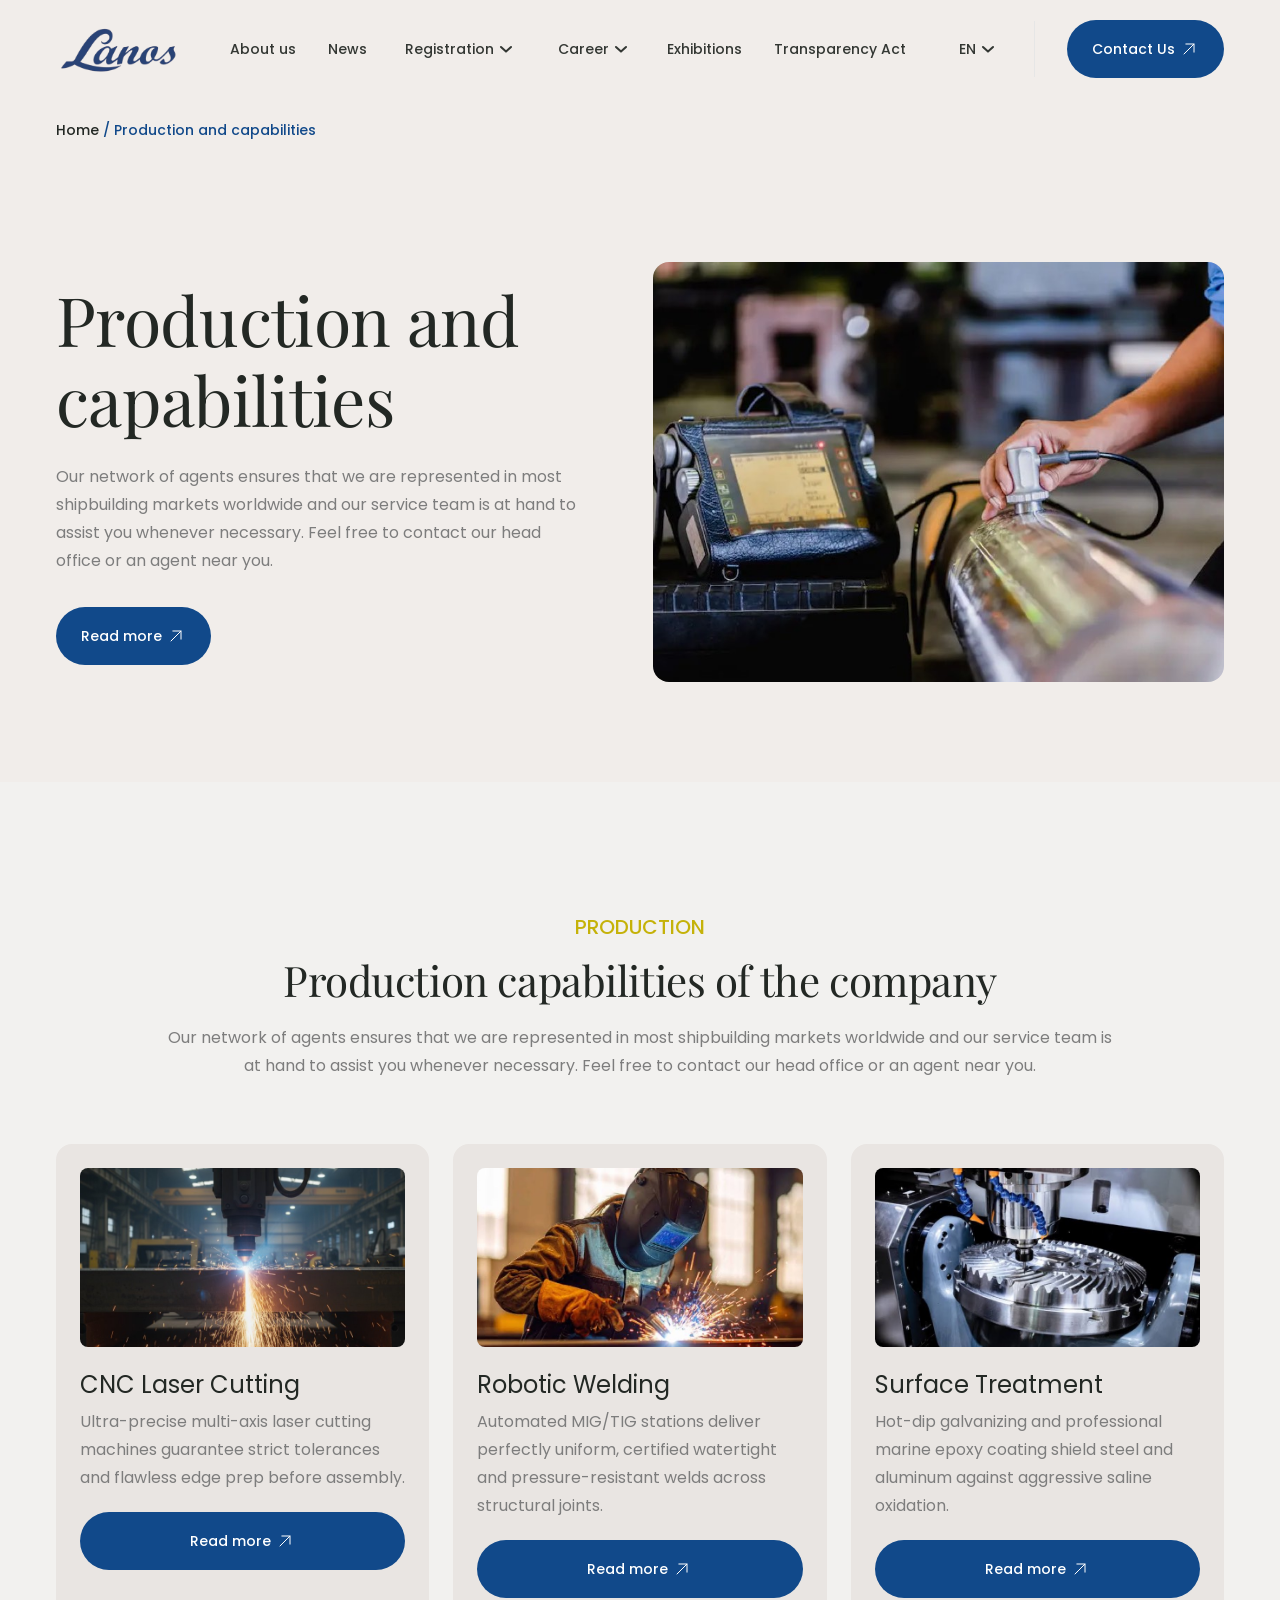
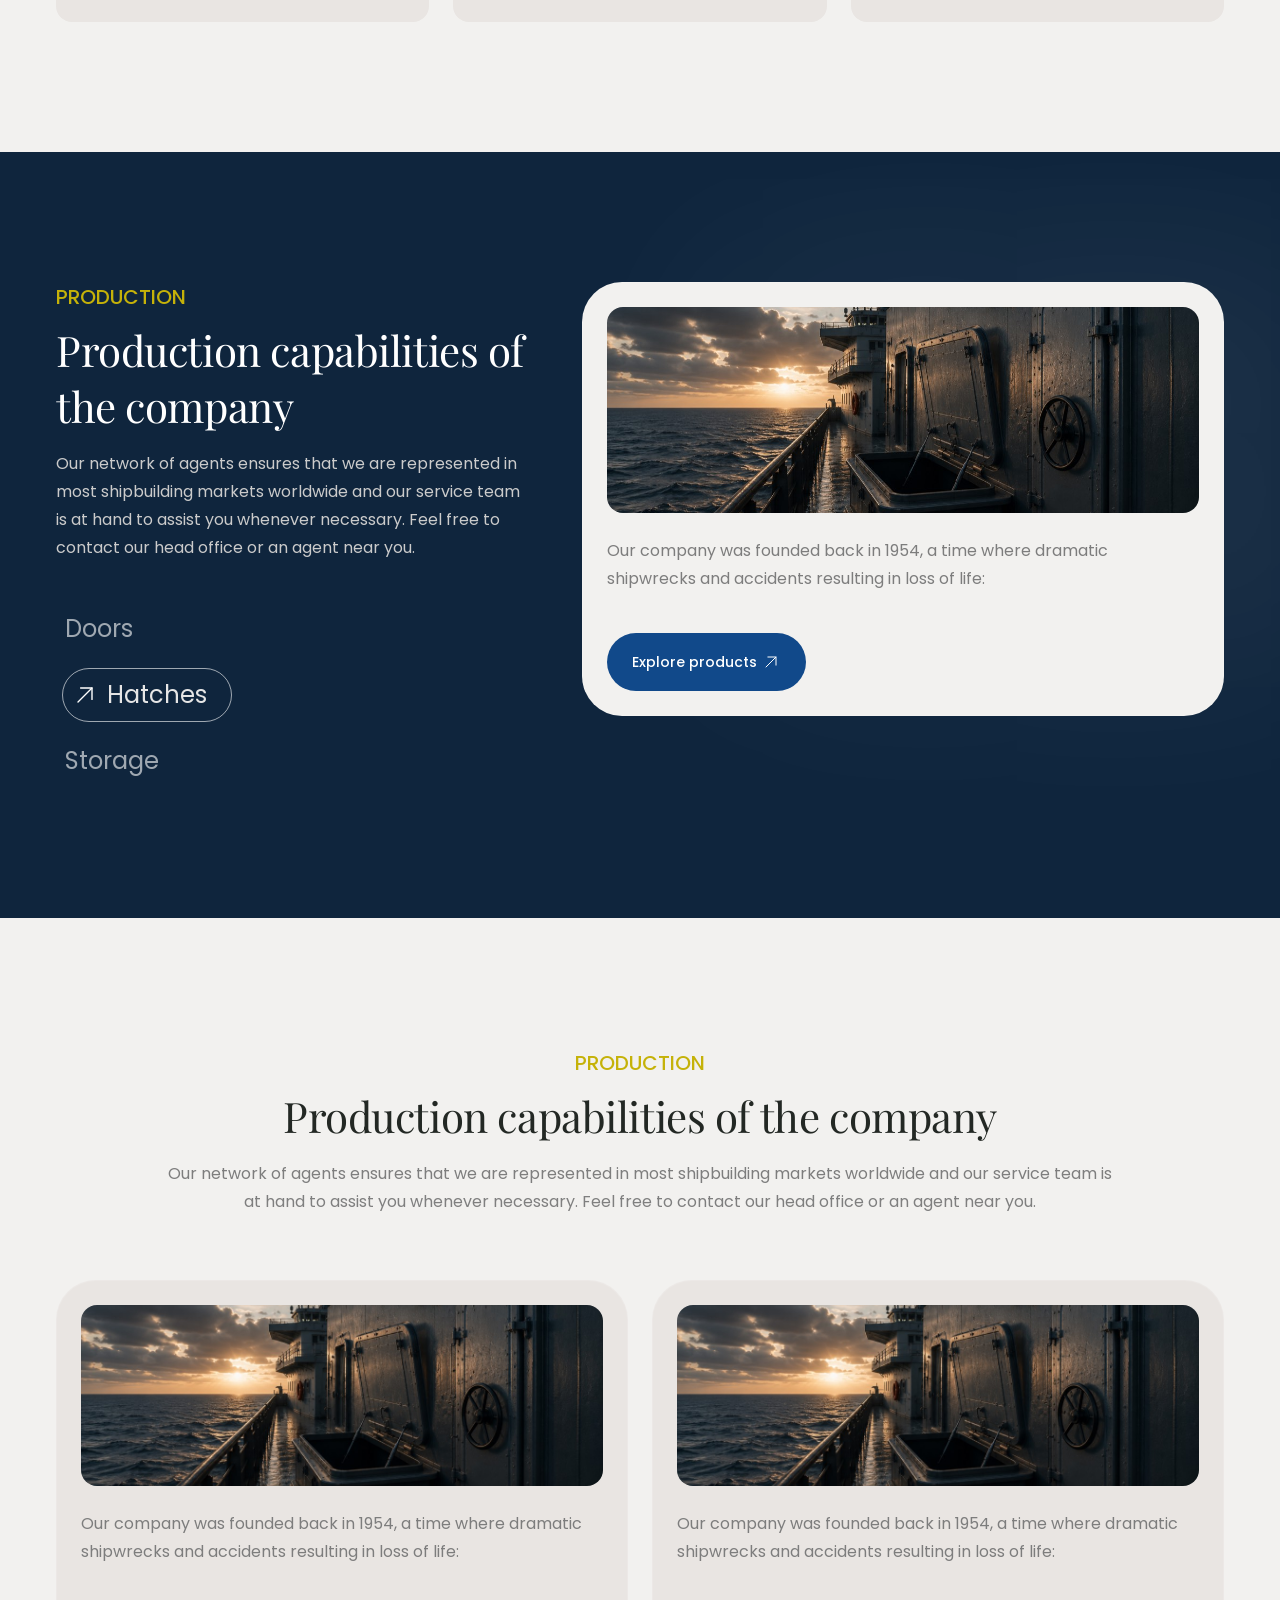
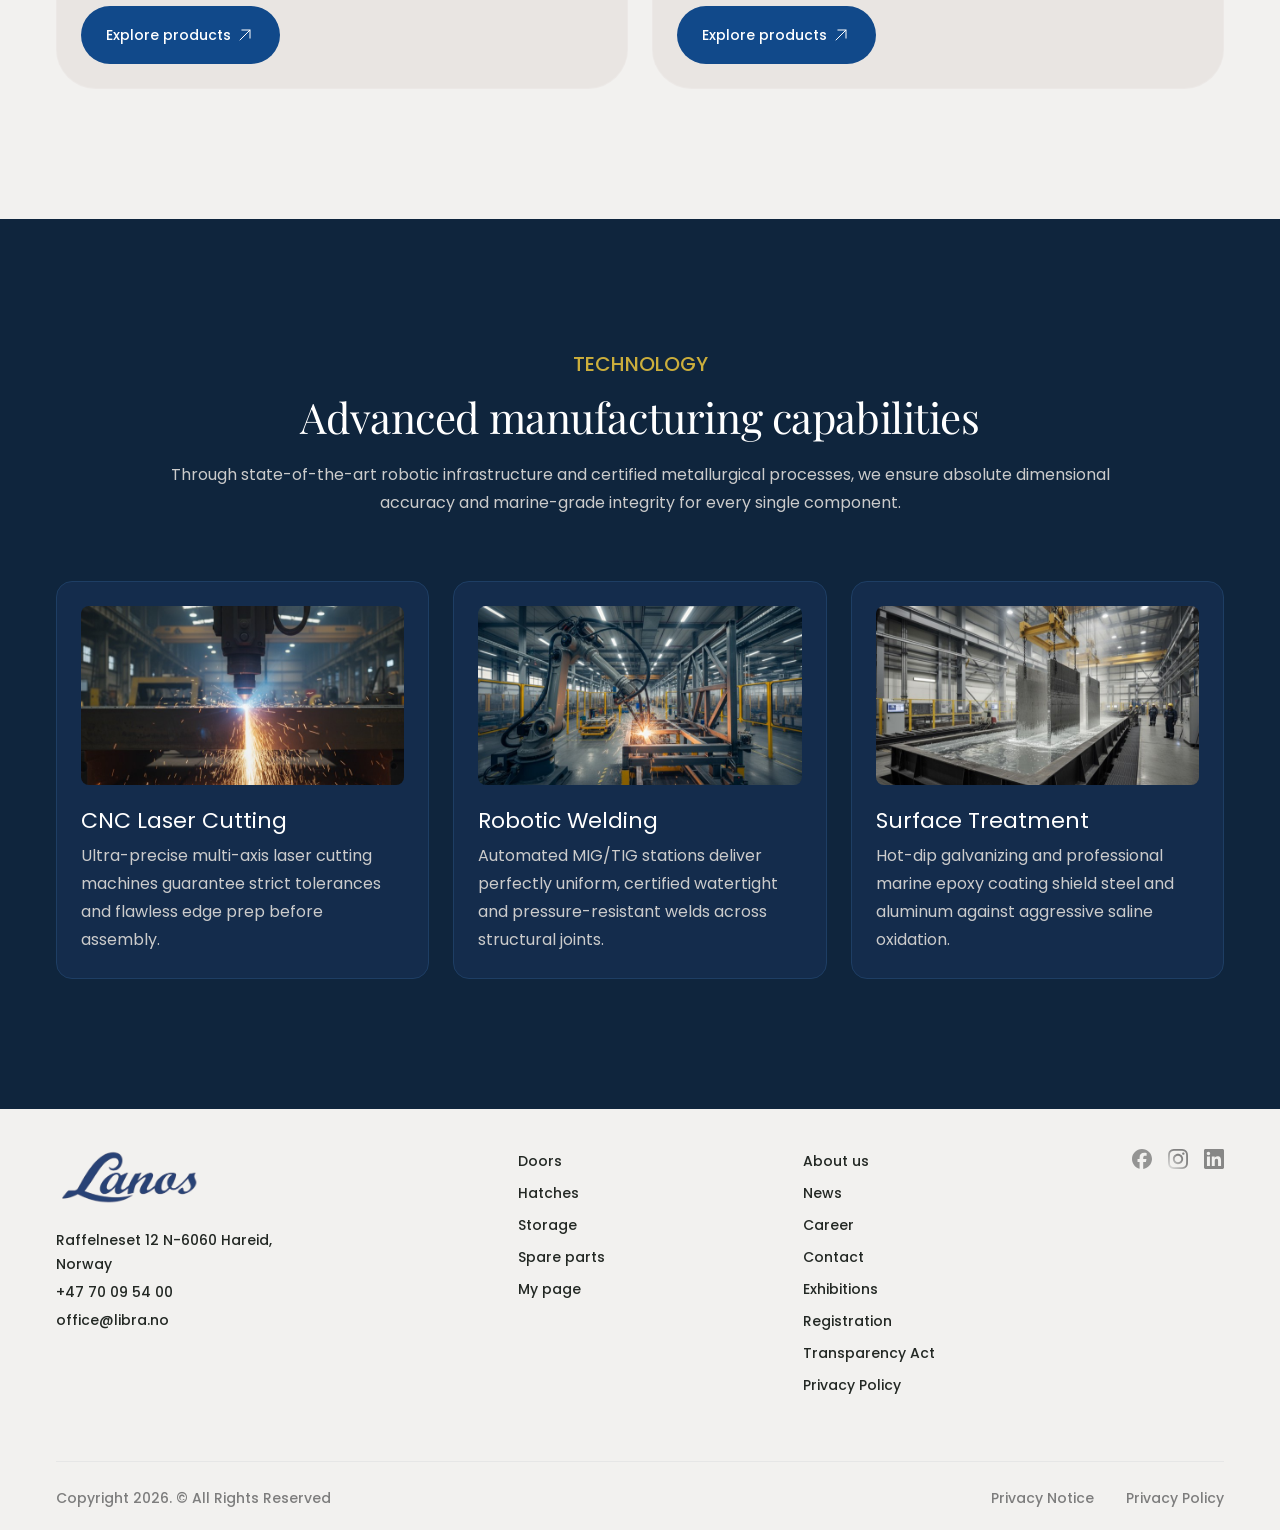
<file: pages/production-and-capabilities.html>
<!DOCTYPE html>
<html lang="en">
<head>
<meta charset="UTF-8">
<meta name="viewport" content="width=device-width, initial-scale=1.0">
<title>Production and Capabilities — LANOS</title>
<meta name="description" content="Advanced manufacturing capabilities at Lanos: CNC laser cutting, robotic welding and marine-grade surface treatment for steel and aluminium vessel components.">
<link rel="preconnect" href="https://fonts.googleapis.com">
<link rel="preconnect" href="https://fonts.gstatic.com" crossorigin>
<link href="https://fonts.googleapis.com/css2?family=Playfair+Display:wght@400;500;600&family=Poppins:wght@400;500;600&display=swap" rel="stylesheet">
<link rel="stylesheet" href="../css/style.css">
<link rel="stylesheet" href="../css/production.css">
</head>
<body class="cream">

<svg class="icon-sprite" aria-hidden="true">
  <symbol id="icon-arrow" viewBox="0 0 20 20" fill="none">
    <path d="M5 15L15 5" stroke="currentColor" stroke-linecap="round" stroke-linejoin="round"/>
    <path d="M6.875 5H15V13.125" stroke="currentColor" stroke-linecap="round" stroke-linejoin="round"/>
  </symbol>
  <symbol id="icon-chevron" viewBox="0 0 16 16" fill="none">
    <path d="M3 6L8.00081 10.58L13 6" stroke="currentColor" stroke-width="2" stroke-linecap="round" stroke-linejoin="round"/>
  </symbol>
  <symbol id="icon-user" viewBox="0 0 20 20" fill="none">
    <circle cx="10" cy="7" r="3" stroke="currentColor" stroke-width="1.4"/>
    <path d="M4 17c0-3.3 2.7-6 6-6s6 2.7 6 6" stroke="currentColor" stroke-width="1.4" stroke-linecap="round"/>
  </symbol>
  <symbol id="icon-news" viewBox="0 0 20 20" fill="none">
    <path d="M5 3.5h7l3 3v10a1 1 0 0 1-1 1H5a1 1 0 0 1-1-1v-12a1 1 0 0 1 1-1Z" stroke="currentColor" stroke-width="1.4" stroke-linejoin="round"/>
    <path d="M12 3.5v3h3" stroke="currentColor" stroke-width="1.4" stroke-linejoin="round"/>
    <path d="M7 10.5h6M7 13h6M7 15.5h3.5" stroke="currentColor" stroke-width="1.4" stroke-linecap="round"/>
  </symbol>
  <symbol id="icon-clipboard" viewBox="0 0 20 20" fill="none">
    <rect x="4.5" y="4" width="11" height="13" rx="1.5" stroke="currentColor" stroke-width="1.4"/>
    <path d="M7.5 4V3.3A1.3 1.3 0 0 1 8.8 2h2.4a1.3 1.3 0 0 1 1.3 1.3V4" stroke="currentColor" stroke-width="1.4" stroke-linecap="round"/>
    <path d="M7.5 9.5h5M7.5 12.5h5M7.5 15.5h3" stroke="currentColor" stroke-width="1.4" stroke-linecap="round"/>
  </symbol>
  <symbol id="icon-briefcase" viewBox="0 0 20 20" fill="none">
    <rect x="3" y="7" width="14" height="9.5" rx="1.6" stroke="currentColor" stroke-width="1.4"/>
    <path d="M7.3 7V5.6A1.6 1.6 0 0 1 8.9 4h2.2a1.6 1.6 0 0 1 1.6 1.6V7" stroke="currentColor" stroke-width="1.4" stroke-linecap="round"/>
    <path d="M3 11.5h14" stroke="currentColor" stroke-width="1.4"/>
  </symbol>
  <symbol id="icon-pin" viewBox="0 0 20 20" fill="none">
    <path d="M10 17.5s5.5-4.7 5.5-9a5.5 5.5 0 1 0-11 0c0 4.3 5.5 9 5.5 9Z" stroke="currentColor" stroke-width="1.4" stroke-linejoin="round"/>
    <circle cx="10" cy="8.4" r="2" stroke="currentColor" stroke-width="1.4"/>
  </symbol>
  <symbol id="icon-shield" viewBox="0 0 20 20" fill="none">
    <path d="M10 2.5 16 4.7v4.6c0 4.2-2.7 7-6 8.2-3.3-1.2-6-4-6-8.2V4.7L10 2.5Z" stroke="currentColor" stroke-width="1.4" stroke-linejoin="round"/>
    <path d="M7.3 10 9.2 11.9 13 8" stroke="currentColor" stroke-width="1.4" stroke-linecap="round" stroke-linejoin="round"/>
  </symbol>
  <symbol id="icon-globe" viewBox="0 0 20 20" fill="none">
    <circle cx="10" cy="10" r="7.5" stroke="currentColor" stroke-width="1.4"/>
    <path d="M2.5 10h15" stroke="currentColor" stroke-width="1.4"/>
    <path d="M10 2.5c2.2 2 3.5 5 3.5 7.5s-1.3 5.5-3.5 7.5c-2.2-2-3.5-5-3.5-7.5S7.8 4.5 10 2.5Z" stroke="currentColor" stroke-width="1.4"/>
  </symbol>
  <symbol id="icon-close" viewBox="0 0 20 20" fill="none">
    <path d="M5 5L15 15M15 5L5 15" stroke="currentColor" stroke-width="1.6" stroke-linecap="round"/>
  </symbol>
</svg>

<a class="skip-link" href="#main">Skip to content</a>

<div class="page-loader" aria-hidden="true">
  <div class="page-loader__logo">
    <img class="page-loader__logo-base" src="../assets/img/logo.png" alt="">
    <img class="page-loader__logo-fill" src="../assets/img/logo.png" alt="">
  </div>
</div>

<header class="header header--subpage" data-header>
  <div class="header__inner">
    <a href="../index.html" class="header__logo" aria-label="Lanos — home">
      <img src="../assets/img/logo.png" alt="Lanos" width="120" height="47">
    </a>

    <nav class="header__nav" data-nav>
      <div class="header__nav-top">
        <a href="../index.html" class="header__nav-logo" aria-label="Lanos — home">
          <img src="../assets/img/logo.png" alt="Lanos">
        </a>
        <button class="header__nav-close" type="button" data-nav-close aria-label="Close menu">
          <svg class="icon"><use href="#icon-close"/></svg>
        </button>
      </div>

      <div class="header__nav-bg">
        <img src="../assets/img/mobile-bg.png" alt="" role="presentation">
        <p class="header__nav-tagline">Steel. Precision. Trust.</p>
      </div>

      <div class="header__nav-panels" data-panels>
        <div class="header__nav-panel header__nav-panel--main is-active" data-panel="main">
          <div class="header__nav-scroll">
            <ul class="header__nav-list">
              <li>
                <a class="header__nav-link" href="../index.html#about">
                  <svg class="icon header__nav-icon"><use href="#icon-user"/></svg>
                  <span class="header__nav-label">About us</span>
                </a>
              </li>
              <li>
                <a class="header__nav-link" href="../index.html">
                  <svg class="icon header__nav-icon"><use href="#icon-news"/></svg>
                  <span class="header__nav-label">News</span>
                </a>
              </li>
              <li class="header__nav-item header__nav-item--dropdown">
                <button class="header__nav-link header__nav-trigger" type="button" aria-expanded="false" data-panel-open="registration">
                  <svg class="icon header__nav-icon"><use href="#icon-clipboard"/></svg>
                  <span class="header__nav-label">Registration</span>
                  <svg class="icon icon--12 header__caret header__nav-arrow"><use href="#icon-chevron"/></svg>
                </button>
                <ul class="header__submenu">
                  <li><a href="#">New registration</a></li>
                  <li><a href="#">My page</a></li>
                  <li><a href="#">Agent registration</a></li>
                </ul>
              </li>
              <li class="header__nav-item header__nav-item--dropdown">
                <button class="header__nav-link header__nav-trigger" type="button" aria-expanded="false" data-panel-open="career">
                  <svg class="icon header__nav-icon"><use href="#icon-briefcase"/></svg>
                  <span class="header__nav-label">Career</span>
                  <svg class="icon icon--12 header__caret header__nav-arrow"><use href="#icon-chevron"/></svg>
                </button>
                <ul class="header__submenu">
                  <li><a href="#">Open positions</a></li>
                  <li><a href="#">Life at Lanos</a></li>
                  <li><a href="#">Internships</a></li>
                </ul>
              </li>
              <li>
                <a class="header__nav-link" href="#">
                  <svg class="icon header__nav-icon"><use href="#icon-pin"/></svg>
                  <span class="header__nav-label">Exhibitions</span>
                </a>
              </li>
              <li>
                <a class="header__nav-link" href="#">
                  <svg class="icon header__nav-icon"><use href="#icon-shield"/></svg>
                  <span class="header__nav-label">Transparency Act</span>
                </a>
              </li>
              <li class="header__nav-lang-item">
                <button class="header__nav-link" type="button" data-panel-open="lang">
                  <svg class="icon header__nav-icon"><use href="#icon-globe"/></svg>
                  <span class="header__nav-label" data-lang-current>EN</span>
                  <svg class="icon icon--12 header__nav-arrow"><use href="#icon-chevron"/></svg>
                </button>
              </li>
            </ul>

            <a class="btn btn--primary header__nav-cta" href="../index.html#contact">
              <span class="btn__label">Contact us</span>
              <svg class="icon btn__arrow"><use href="#icon-arrow"/></svg>
            </a>
          </div>
        </div>

        <div class="header__nav-panel" data-panel="registration">
          <button class="header__nav-back" type="button" data-panel-back>
            <svg class="icon icon--12"><use href="#icon-chevron"/></svg>
            <span>Back</span>
          </button>
          <h3 class="header__nav-panel-title">Registration</h3>
          <ul class="header__nav-sublist">
            <li><a href="#">New registration</a></li>
            <li><a href="#">My page</a></li>
            <li><a href="#">Agent registration</a></li>
          </ul>
        </div>

        <div class="header__nav-panel" data-panel="career">
          <button class="header__nav-back" type="button" data-panel-back>
            <svg class="icon icon--12"><use href="#icon-chevron"/></svg>
            <span>Back</span>
          </button>
          <h3 class="header__nav-panel-title">Career</h3>
          <ul class="header__nav-sublist">
            <li><a href="#">Open positions</a></li>
            <li><a href="#">Life at Lanos</a></li>
            <li><a href="#">Internships</a></li>
          </ul>
        </div>

        <div class="header__nav-panel" data-panel="lang">
          <button class="header__nav-back" type="button" data-panel-back>
            <svg class="icon icon--12"><use href="#icon-chevron"/></svg>
            <span>Back</span>
          </button>
          <h3 class="header__nav-panel-title">Language</h3>
          <ul class="header__nav-sublist" role="listbox">
            <li role="option" aria-selected="true"><button type="button" data-lang="EN">EN <span>English</span></button></li>
            <li role="option" aria-selected="false"><button type="button" data-lang="NO">NO <span>Norsk</span></button></li>
            <li role="option" aria-selected="false"><button type="button" data-lang="DE">DE <span>Deutsch</span></button></li>
          </ul>
        </div>
      </div>
    </nav>

    <div class="header__actions">
      <div class="header__lang-wrap">
        <button class="header__lang" type="button" aria-haspopup="listbox" aria-expanded="false">
          <span data-lang-current>EN</span> <svg class="icon icon--12 header__caret"><use href="#icon-chevron"/></svg>
        </button>
        <ul class="header__lang-menu" role="listbox">
          <li role="option" aria-selected="true"><button type="button" data-lang="EN">EN <span>English</span></button></li>
          <li role="option" aria-selected="false"><button type="button" data-lang="NO">NO <span>Norsk</span></button></li>
          <li role="option" aria-selected="false"><button type="button" data-lang="DE">DE <span>Deutsch</span></button></li>
        </ul>
      </div>
      <a class="btn btn--primary" href="../index.html#contact">
        <span class="btn__label">Contact Us</span>
        <svg class="icon btn__arrow"><use href="#icon-arrow"/></svg>
      </a>
    </div>

    <button class="header__burger" type="button" data-burger aria-label="Open menu" aria-expanded="false">
      <span></span><span></span><span></span>
    </button>
  </div>
</header>

<main id="main">

  <div class="breadcrumb-bar">
    <p class="breadcrumb-bar__path"><a href="../index.html">Home</a> / Production and capabilities</p>
  </div>

  <section class="production-hero">
    <div class="production-hero__container">
      <div class="production-hero__content reveal">
        <h1 class="hero__title production-hero__title">Production and capabilities</h1>
        <p class="hero__desc production-hero__desc">Our network of agents ensures that we are represented in most shipbuilding markets worldwide and our service team is at hand to assist you whenever necessary. Feel free to contact our head office or an agent near you.</p>
        <a class="btn btn--primary" href="../index.html#products">
          <span class="btn__label">Read more</span>
          <svg class="icon btn__arrow"><use href="#icon-arrow"/></svg>
        </a>
      </div>

      <div class="production-hero__media reveal">
        <img src="../assets/img/production-hero.jpg" alt="Precision measurement instrument used for quality inspection at a Lanos production facility" loading="lazy">
      </div>
    </div>
  </section>

  <section class="capabilities-grid-section">
    <div class="capabilities-grid-section__container">
      <div class="capabilities-grid-section__intro reveal">
        <p class="eyebrow eyebrow--gold-dark">Production</p>
        <h2 class="section-title">Production capabilities of the company</h2>
        <p class="section-text capabilities-grid-section__desc">Our network of agents ensures that we are represented in most shipbuilding markets worldwide and our service team is at hand to assist you whenever necessary. Feel free to contact our head office or an agent near you.</p>
      </div>

      <div class="capabilities-grid-section__grid">
        <article class="capability-card reveal">
          <div class="capability-card__media">
            <img src="../assets/img/tech-cnc-laser.jpg" alt="CNC laser cutting sparks on steel plate at a Lanos production facility" loading="lazy">
          </div>
          <div class="capability-card__body">
            <h3 class="capability-card__title">CNC Laser Cutting</h3>
            <p class="capability-card__desc">Ultra-precise multi-axis laser cutting machines guarantee strict tolerances and flawless edge prep before assembly.</p>
          </div>
          <a class="btn btn--primary" href="../index.html#products">
            <span class="btn__label">Read more</span>
            <svg class="icon btn__arrow"><use href="#icon-arrow"/></svg>
          </a>
        </article>

        <article class="capability-card reveal">
          <div class="capability-card__media">
            <img src="../assets/img/tech-welding-light.jpg" alt="Welder joining a steel structural frame at a Lanos production facility" loading="lazy">
          </div>
          <div class="capability-card__body">
            <h3 class="capability-card__title">Robotic Welding</h3>
            <p class="capability-card__desc">Automated MIG/TIG stations deliver perfectly uniform, certified watertight and pressure-resistant welds across structural joints.</p>
          </div>
          <a class="btn btn--primary" href="../index.html#products">
            <span class="btn__label">Read more</span>
            <svg class="icon btn__arrow"><use href="#icon-arrow"/></svg>
          </a>
        </article>

        <article class="capability-card reveal">
          <div class="capability-card__media">
            <img src="../assets/img/tech-surface-light.jpg" alt="Precision CNC machining of a steel gear component" loading="lazy">
          </div>
          <div class="capability-card__body">
            <h3 class="capability-card__title">Surface Treatment</h3>
            <p class="capability-card__desc">Hot-dip galvanizing and professional marine epoxy coating shield steel and aluminum against aggressive saline oxidation.</p>
          </div>
          <a class="btn btn--primary" href="../index.html#products">
            <span class="btn__label">Read more</span>
            <svg class="icon btn__arrow"><use href="#icon-arrow"/></svg>
          </a>
        </article>
      </div>
    </div>
  </section>

  <section class="facilities production-facilities" id="capabilities">
    <div class="facilities__container">
      <div class="facilities__grid production-facilities__grid">
        <div class="facilities__side reveal">
          <p class="eyebrow eyebrow--gold-dark">Production</p>
          <h2 class="section-title section-title--light">Production capabilities of the company</h2>
          <p class="facilities__lead">Our network of agents ensures that we are represented in most shipbuilding markets worldwide and our service team is at hand to assist you whenever necessary. Feel free to contact our head office or an agent near you.</p>

          <ul class="checks" data-facilities-nav>
            <li class="checks__item" data-category="doors"
                data-image="../assets/img/production-facility-card.jpg"
                data-alt="Weathertight steel door on a Lanos-built vessel"
                data-desc="Weathertight steel and aluminium doors engineered to IMO standards for reliable access in the harshest marine conditions.">
              <button class="checks__btn" type="button">
                <svg class="icon checks__icon"><use href="#icon-arrow"/></svg>
                <span class="checks__label">Doors</span>
              </button>
            </li>
            <li class="checks__item checks__item--active" data-category="hatches"
                data-image="../assets/img/production-facility-card.jpg"
                data-alt="Weathertight hatch and door hardware on a Lanos-built vessel at sunset"
                data-desc="Our company was founded back in 1954, a time where dramatic shipwrecks and accidents resulting in loss of life:">
              <button class="checks__btn" type="button">
                <svg class="icon checks__icon"><use href="#icon-arrow"/></svg>
                <span class="checks__label">Hatches</span>
              </button>
            </li>
            <li class="checks__item" data-category="storage"
                data-image="../assets/img/production-facility-card.jpg"
                data-alt="Corrosion-resistant steel storage unit on a Lanos-built vessel"
                data-desc="Durable, corrosion-resistant storage solutions built to withstand constant exposure to salt water and heavy use.">
              <button class="checks__btn" type="button">
                <svg class="icon checks__icon"><use href="#icon-arrow"/></svg>
                <span class="checks__label">Storage</span>
              </button>
            </li>
          </ul>
        </div>

        <div class="facilities__card-wrap reveal">
          <article class="card-cutting" data-facilities-card>
            <div class="card-cutting__media">
              <img data-card-image src="../assets/img/production-facility-card.jpg" alt="Weathertight hatch and door hardware on a Lanos-built vessel at sunset" loading="lazy">
            </div>
            <div class="card-cutting__body">
              <p class="card-cutting__text" data-card-desc>Our company was founded back in 1954, a time where dramatic shipwrecks and accidents resulting in loss of life:</p>
            </div>
            <a class="btn btn--primary" href="../index.html#products">
              <span class="btn__label">Explore products</span>
              <svg class="icon btn__arrow"><use href="#icon-arrow"/></svg>
            </a>
          </article>
        </div>
      </div>
    </div>
  </section>

  <section class="capabilities-duo">
    <div class="capabilities-duo__container">
      <div class="capabilities-duo__intro reveal">
        <p class="eyebrow eyebrow--gold-dark">Production</p>
        <h2 class="section-title">Production capabilities of the company</h2>
        <p class="section-text capabilities-grid-section__desc">Our network of agents ensures that we are represented in most shipbuilding markets worldwide and our service team is at hand to assist you whenever necessary. Feel free to contact our head office or an agent near you.</p>
      </div>

      <div class="capabilities-duo__grid">
        <article class="card-cutting capabilities-duo__card reveal">
          <div class="card-cutting__media">
            <img src="../assets/img/production-facility-card.jpg" alt="Weathertight hatch and door hardware on a Lanos-built vessel at sunset" loading="lazy">
          </div>
          <div class="card-cutting__body">
            <p class="card-cutting__text">Our company was founded back in 1954, a time where dramatic shipwrecks and accidents resulting in loss of life:</p>
          </div>
          <a class="btn btn--primary" href="../index.html#products">
            <span class="btn__label">Explore products</span>
            <svg class="icon btn__arrow"><use href="#icon-arrow"/></svg>
          </a>
        </article>

        <article class="card-cutting capabilities-duo__card reveal">
          <div class="card-cutting__media">
            <img src="../assets/img/production-facility-card.jpg" alt="Weathertight hatch and door hardware on a Lanos-built vessel at sunset" loading="lazy">
          </div>
          <div class="card-cutting__body">
            <p class="card-cutting__text">Our company was founded back in 1954, a time where dramatic shipwrecks and accidents resulting in loss of life:</p>
          </div>
          <a class="btn btn--primary" href="../index.html#products">
            <span class="btn__label">Explore products</span>
            <svg class="icon btn__arrow"><use href="#icon-arrow"/></svg>
          </a>
        </article>
      </div>
    </div>
  </section>

  <section class="tech">
    <div class="tech__container">
      <div class="tech__intro reveal">
        <p class="eyebrow eyebrow--gold">Technology</p>
        <h2 class="section-title section-title--light">Advanced manufacturing capabilities</h2>
        <p class="section-text tech__desc">Through state-of-the-art robotic infrastructure and certified metallurgical processes, we ensure absolute dimensional accuracy and marine-grade integrity for every single component.</p>
      </div>

      <div class="tech__grid">
        <article class="tech-card reveal">
          <div class="tech-card__media">
            <img src="../assets/img/tech-cnc-laser.jpg" alt="CNC laser cutting sparks on steel plate at a Lanos production facility" loading="lazy">
          </div>
          <div class="tech-card__body">
            <h3 class="tech-card__title">CNC Laser Cutting</h3>
            <p class="tech-card__desc">Ultra-precise multi-axis laser cutting machines guarantee strict tolerances and flawless edge prep before assembly.</p>
          </div>
        </article>

        <article class="tech-card reveal">
          <div class="tech-card__media">
            <img src="../assets/img/tech-robotic-welding.jpg" alt="Robotic welding arm joining a steel structural frame" loading="lazy">
          </div>
          <div class="tech-card__body">
            <h3 class="tech-card__title">Robotic Welding</h3>
            <p class="tech-card__desc">Automated MIG/TIG stations deliver perfectly uniform, certified watertight and pressure-resistant welds across structural joints.</p>
          </div>
        </article>

        <article class="tech-card reveal">
          <div class="tech-card__media">
            <img src="../assets/img/tech-surface-treatment.jpg" alt="Steel panels lowered into a surface treatment bath" loading="lazy">
          </div>
          <div class="tech-card__body">
            <h3 class="tech-card__title">Surface Treatment</h3>
            <p class="tech-card__desc">Hot-dip galvanizing and professional marine epoxy coating shield steel and aluminum against aggressive saline oxidation.</p>
          </div>
        </article>
      </div>
    </div>
  </section>

</main>

<footer class="footer">
  <div class="footer__container">
    <div class="footer__top">
      <div class="footer__brand">
        <img class="footer__logo" src="../assets/img/logo.png" alt="Lanos" width="138" height="55">
        <address class="footer__contact">
          <p>Raffelneset 12 N-6060 Hareid, Norway</p>
          <p><a href="tel:+4770095400">+47 70 09 54 00</a></p>
          <p><a href="mailto:office@libra.no">office@libra.no</a></p>
        </address>
      </div>

      <nav class="footer__nav">
        <ul class="footer__col">
          <li><a href="../index.html#products">Doors</a></li>
          <li><a href="../index.html#products">Hatches</a></li>
          <li><a href="../index.html#products">Storage</a></li>
          <li><a href="#">Spare parts</a></li>
          <li><a href="#">My page</a></li>
        </ul>
        <ul class="footer__col">
          <li><a href="../index.html#about">About us</a></li>
          <li><a href="#">News</a></li>
          <li><a href="#">Career</a></li>
          <li><a href="../index.html#contact">Contact</a></li>
          <li><a href="#">Exhibitions</a></li>
          <li><a href="#">Registration</a></li>
          <li><a href="#">Transparency Act</a></li>
          <li><a href="#">Privacy Policy</a></li>
        </ul>
      </nav>

      <ul class="footer__social">
        <li><a href="#" aria-label="Facebook"><img src="../assets/icons/facebook.svg" alt="" width="20" height="20"></a></li>
        <li><a href="#" aria-label="Instagram"><img src="../assets/icons/instagram.svg" alt="" width="20" height="20"></a></li>
        <li><a href="#" aria-label="LinkedIn"><img src="../assets/icons/linkedin.svg" alt="" width="20" height="20"></a></li>
      </ul>
    </div>

    <div class="footer__bottom">
      <p>Copyright 2026. © All Rights Reserved</p>
      <ul class="footer__legal">
        <li><a href="#">Privacy Notice</a></li>
        <li><a href="#">Privacy Policy</a></li>
      </ul>
    </div>
  </div>
</footer>

<script src="../js/main.js" defer></script>
</body>
</html>
</file>
<file: css/style.css>
:root {
  --bg: #F2F1EF;
  --ink: #232824;
  --navy: #0F253D;
  --navy-2: #294278;
  --blue: #11498A;
  --blue-hover: #0D3A6F;
  --gray: #7D7D7D;
  --gray-light: #CBCBCB;
  --gold: #CBAE3C;
  --gold-2: #C5B209;
  --border: #E6E6E6;
  --cream: #F1EDEA;
  --cream-2: #E9E5E2;
  --white: #FFFFFF;

  --font-head: 'Playfair Display', Georgia, 'Times New Roman', serif;
  --font-body: 'Poppins', -apple-system, BlinkMacSystemFont, 'Segoe UI', sans-serif;

  --container-max: 1440px;
  --pad: 80px;

  --ease: cubic-bezier(.16, .84, .44, 1);
  --ease-out: cubic-bezier(.22, .61, .36, 1);
  --dur: .6s;

}

*,
*::before,
*::after {
  box-sizing: border-box;
}

[hidden] {
  display: none !important;
}

html {
  scroll-behavior: smooth;
  overflow-x: clip;
  width: 100%;
}

body,
h1,
h2,
h3,
h4,
p,
figure,
blockquote,
ul,
ol,
dl,
dd {
  margin: 0;
}

ul,
ol {
  padding: 0;
  list-style: none;
}

img {
  display: block;
  max-width: 100%;
  height: auto;
}

a {
  color: inherit;
  text-decoration: none;
}

button,
input,
textarea {
  font: inherit;
  color: inherit;
}

button {
  background: none;
  border: none;
  cursor: pointer;
}

address {
  font-style: normal;
}

svg {
  display: block;
}

body {
  background: var(--bg);
  color: var(--ink);
  font-family: var(--font-body);
  font-size: 16px;
  line-height: 1.5;
  -webkit-font-smoothing: antialiased;
  overflow-x: clip;
}

.icon-sprite {
  position: absolute;
  width: 0;
  height: 0;
  overflow: hidden;
}

.icon {
  width: 20px;
  height: 20px;
  flex: none;
  color: currentColor;
}

.icon--12 {
  width: 16px;
  height: 16px;
}

.skip-link {
  position: absolute;
  left: -999px;
  top: 0;
  z-index: 999;
  background: var(--blue);
  color: #fff;
  padding: 12px 20px;
  border-radius: 0 0 8px 0;
}

.skip-link:focus {
  left: 0;
}

@media (prefers-reduced-motion: reduce) {
  html {
    scroll-behavior: auto;
  }

  *,
  *::before,
  *::after {
    animation-duration: .001ms !important;
    animation-iteration-count: 1 !important;
    transition-duration: .001ms !important;
    scroll-behavior: auto !important;
  }
}

.page-loader {
  position: fixed;
  inset: 0;
  z-index: 9999;
  display: flex;
  align-items: center;
  justify-content: center;
  background: var(--navy);
  transition: opacity .7s var(--ease), visibility .7s var(--ease);
}

.page-loader__logo {
  position: relative;
  width: 200px;
}

.page-loader__logo img {
  display: block;
  width: 100%;
  height: auto;
  filter: brightness(0) invert(1);
}

.page-loader__logo-base {
  opacity: .3;
}

.page-loader__logo-fill {
  position: absolute;
  inset: 0;
  animation: loaderFill 2.2s ease-in-out infinite;
}

@keyframes loaderFill {
  0% {
    clip-path: inset(0 100% 0 0);
    opacity: 1;
  }

  45% {
    clip-path: inset(0 0 0 0);
    opacity: 1;
  }

  80% {
    clip-path: inset(0 0 0 0);
    opacity: 1;
  }

  92% {
    opacity: 0;
  }

  93% {
    clip-path: inset(0 100% 0 0);
    opacity: 0;
  }

  100% {
    clip-path: inset(0 100% 0 0);
    opacity: 1;
  }
}

.page-loader.is-hidden {
  opacity: 0;
  visibility: hidden;
  pointer-events: none;
}

.eyebrow {
  font: 500 20px/30px var(--font-body);
  margin-bottom: 10px;
  display: inline-flex;
  align-items: center;
  gap: 10px;
  text-transform: uppercase;
}

.eyebrow--gold {
  color: var(--gold);
}

.eyebrow--gold-dark {
  color: var(--gold-2);
}

.eyebrow--gold-alt {
  color: var(--gold-2);
}

.section-title {
  font: 400 48px/64px var(--font-head);
  color: var(--ink);
  margin-bottom: 16px;
  letter-spacing: -.01em;
}

.section-title--light {
  color: #fff;
}

.section-text {
  font: 400 16px/28px var(--font-body);
  color: var(--gray);
  max-width: 56ch;
  margin-bottom: 32px;
}

.facilities .section-text,
.contact .section-text {
  color: var(--gray-light);
}

.btn {
  display: inline-flex;
  align-items: center;
  justify-content: center;
  gap: 4px;
  padding: 16px 24px;
  border-radius: 30px;
  border: 1px solid transparent;
  background: var(--blue);
  color: #fff;
  font: 500 14px/24px var(--font-body);
  white-space: nowrap;
  transition: background-color .2s ease, border-color .2s ease, color .2s ease;
}

.btn__arrow {
  color: currentColor;
}

.btn--primary {
  background: var(--blue);
  color: #fff;
}

.btn--primary:hover {
  background: #2C5585;
}

.btn--primary:focus-visible {
  background: var(--blue);
  border-color: #0A3466;
  outline: none;
}

.btn--primary:active {
  background: #0A3466;
}

.btn--primary:disabled,
.btn--primary[aria-disabled="true"] {
  background: var(--gray-light);
  color: #fff;
  cursor: not-allowed;
}

.btn--outline {
  background: transparent;
  color: #fff;
  border-color: rgba(255, 255, 255, .7);
  border-radius: 999px;
}

.btn--outline:hover {
  border-color: var(--bg);
  color: var(--bg);
}

.btn--outline:focus-visible {
  border-color: var(--gray-light);
  color: #fff;
  outline: none;
}

.btn--outline:active {
  border-color: var(--gray-light);
  color: var(--gray-light);
}

.btn--outline:disabled,
.btn--outline[aria-disabled="true"] {
  border-color: var(--gray-light);
  color: var(--gray-light);
  cursor: not-allowed;
}

.btn--white {
  background: #fff;
  color: var(--blue);
}

.btn--white:hover {
  background: var(--bg);
}

.btn--white:focus-visible {
  background: #fff;
  border-color: var(--bg);
  outline: none;
}

.btn--white:active {
  background: var(--gray-light);
}

.btn--white:disabled,
.btn--white[aria-disabled="true"] {
  background: var(--gray-light);
  color: #fff;
  cursor: not-allowed;
}

.reveal {
  opacity: 0;
  transform: translateY(36px);
  transition: opacity 1s var(--ease), transform 1s var(--ease);
}

.reveal.is-visible {
  opacity: 1;
  transform: translateY(0);
}

.header {
  position: sticky;
  top: 0;
  z-index: 200;
  padding: 20px 0;
  background: #fff;
  color: var(--ink);
  transition: padding .4s var(--ease), box-shadow .4s var(--ease), background-color .4s var(--ease);
}

.header--scrolled {
  padding-top: 14px;
  padding-bottom: 14px;
  box-shadow: 0 10px 30px -18px rgba(15, 37, 61, .25);
}

.header--subpage {
  background: transparent;
}

.header--subpage.header--scrolled {
  background: #fff!important;
}

.header__inner {
  max-width: var(--container-max);
  margin-inline: auto;
  padding-inline: var(--pad);
  display: flex;
  align-items: center;
  justify-content: space-between;
  gap: 32px;
}

.header__logo {
  position: relative;
  z-index: 160;
}

.header__logo img {
  height: 47px;
  width: auto;
  transition: transform .3s var(--ease-out);
}

.header__logo:hover img {
  transform: scale(1.04);
}

.header__nav-list {
  display: flex;
  align-items: center;
  gap: 32px;
  flex-wrap: wrap;
}

.header__nav-icon,
.header__nav-arrow:not(.header__caret),
.header__nav-cta,
.header__nav-bg,
.header__nav-lang-item {
  display: none;
}

.header__nav-top,
.header__nav-panel:not(.header__nav-panel--main) {
  display: none;
}

.header__nav-panels,
.header__nav-panel--main,
.header__nav-scroll {
  display: contents;
}

.header__nav-item {
  position: relative;
}

.header__nav-link {
  font: 500 14px/24px var(--font-body);
  display: inline-flex;
  align-items: center;
  gap: 4px;
  position: relative;
  opacity: .92;
  transition: opacity .25s ease, color .25s ease;
}

.header__nav-link::after {
  content: '';
  position: absolute;
  left: 0;
  right: 100%;
  bottom: -4px;
  height: 1px;
  background: currentColor;
  transition: right .35s var(--ease-out);
}

.header__nav-link:hover,
.header__nav-item--dropdown:hover .header__nav-link,
.header__nav-item--dropdown:focus-within .header__nav-link {
  opacity: 1;
}

.header__nav-link:hover::after {
  right: 0;
}

.header__caret {
  transition: transform .3s var(--ease-out);
}

.header__nav-item--dropdown:hover .header__caret,
.header__nav-item--dropdown:focus-within .header__caret {
  transform: rotate(180deg);
}

.header__submenu {
  position: absolute;
  top: calc(100% + 12px);
  left: 50%;
  transform: translate(-50%, 8px);
  min-width: 200px;
  background: #fff;
  border-radius: 14px;
  box-shadow: 0 24px 48px -20px rgba(15, 37, 61, .28), 0 2px 8px rgba(15, 37, 61, .06);
  padding: 10px;
  opacity: 0;
  visibility: hidden;
  pointer-events: none;
  transition: opacity .2s ease, transform .2s ease, visibility 0s linear .35s, pointer-events 0s linear .35s;
  z-index: 10;
}

.header__submenu::before {
  content: '';
  position: absolute;
  top: -12px;
  left: 0;
  right: 0;
  height: 12px;
  background: transparent;
}

.header__submenu::after {
  content: '';
  position: absolute;
  top: -5px;
  left: 50%;
  transform: translateX(-50%) rotate(45deg);
  width: 10px;
  height: 10px;
  background: #fff;
  border-radius: 2px;
}

.header__nav-item--dropdown:hover .header__submenu,
.header__nav-item--dropdown:focus-within .header__submenu {
  opacity: 1;
  visibility: visible;
  pointer-events: auto;
  transform: translate(-50%, 0);
  transition: opacity .2s ease, transform .2s ease, visibility 0s linear, pointer-events 0s linear;
}

.header__submenu li+li {
  margin-top: 2px;
}

.header__submenu a {
  display: block;
  padding: 10px 14px;
  border-radius: 8px;
  font: 500 14px/20px var(--font-body);
  color: var(--ink);
  white-space: nowrap;
  transition: background-color .2s ease, color .2s ease, padding-left .25s var(--ease-out);
}

.header__submenu a:hover {
  background: var(--bg);
  color: var(--blue);
  padding-left: 18px;
}

.header__actions {
  display: flex;
  align-items: center;
  gap: 24px;
}

.header__lang-wrap {
  position: relative;
  padding-right: 32px;
  margin-right: 8px;
  border-right: 1px solid var(--border);
  height: 56px;
  display: flex;
  align-items: center;
}

.header__lang {
  display: inline-flex;
  align-items: center;
  gap: 4px;
  font: 500 14px/24px var(--font-body);
  opacity: .92;
  transition: opacity .25s ease;
}

.header__lang-wrap:hover .header__lang,
.header__lang-wrap:focus-within .header__lang {
  opacity: 1;
}

.header__lang-wrap:hover .header__caret,
.header__lang-wrap:focus-within .header__caret {
  transform: rotate(180deg);
}

.header__lang-menu {
  position: absolute;
  top: calc(100% + 12px);
  left: 50%;
  transform: translate(-50%, 8px);
  min-width: 168px;
  background: #fff;
  border-radius: 14px;
  box-shadow: 0 24px 48px -20px rgba(15, 37, 61, .28), 0 2px 8px rgba(15, 37, 61, .06);
  padding: 10px;
  opacity: 0;
  visibility: hidden;
  pointer-events: none;
  transition: opacity .2s ease, transform .2s ease, visibility 0s linear .35s, pointer-events 0s linear .35s;
  z-index: 10;
}

.header__lang-menu::before {
  content: '';
  position: absolute;
  top: -12px;
  left: 0;
  right: 0;
  height: 12px;
  background: transparent;
}

.header__lang-menu::after {
  content: '';
  position: absolute;
  top: -5px;
  left: 50%;
  transform: translateX(-50%) rotate(45deg);
  width: 10px;
  height: 10px;
  background: #fff;
  border-radius: 2px;
}

.header__lang-wrap:hover .header__lang-menu,
.header__lang-wrap:focus-within .header__lang-menu {
  opacity: 1;
  visibility: visible;
  pointer-events: auto;
  transform: translate(-50%, 0);
  transition: opacity .2s ease, transform .2s ease, visibility 0s linear, pointer-events 0s linear;
}

.header__lang-menu li+li {
  margin-top: 2px;
}

.header__lang-menu button {
  display: flex;
  align-items: baseline;
  gap: 8px;
  width: 100%;
  padding: 10px 14px;
  border-radius: 8px;
  font: 600 13px/20px var(--font-body);
  color: var(--ink);
  transition: background-color .2s ease, color .2s ease, padding-left .25s var(--ease-out);
}

.header__lang-menu button span {
  font: 400 13px/20px var(--font-body);
  color: var(--gray);
}

.header__lang-menu button:hover {
  background: var(--bg);
  color: var(--blue);
  padding-left: 18px;
}

.header__lang-menu li[aria-selected="true"] button {
  color: var(--blue);
}

.header__lang-menu li[aria-selected="true"] button::after {
  content: '';
  width: 6px;
  height: 6px;
  border-radius: 50%;
  background: var(--blue);
  margin-left: auto;
}

.header__burger {
  display: none;
  flex-direction: column;
  justify-content: center;
  gap: 5px;
  width: 32px;
  height: 32px;
  position: relative;
  z-index: 160;
}

.header__burger span {
  display: block;
  width: 100%;
  height: 2px;
  background: currentColor;
  border-radius: 2px;
  transition: transform .35s var(--ease), opacity .2s ease;
}

.header__burger[aria-expanded="true"] span:nth-child(1) {
  transform: translateY(7px) rotate(45deg);
}

.header__burger[aria-expanded="true"] span:nth-child(2) {
  opacity: 0;
}

.header__burger[aria-expanded="true"] span:nth-child(3) {
  transform: translateY(-7px) rotate(-45deg);
}

.hero {
  position: relative;
  min-height: 100vh;
  display: flex;
  align-items: center;
  overflow: hidden;
  background: var(--navy);
}

.hero__bg {
  position: absolute;
  inset: 0;
  z-index: 0;
}

.hero__bg-img {
  width: 100%;
  height: 100%;
  object-fit: cover;
  object-position: center;
  transform: scale(1.08);
  animation: heroZoom 16s ease-out forwards;
}

@keyframes heroZoom {
  from {
    transform: scale(1.08);
  }

  to {
    transform: scale(1);
  }
}

.hero__gradient {
  position: absolute;
  inset: 0;
  background: linear-gradient(90deg, rgba(8, 16, 30, .96) 8%, rgba(8, 16, 30, .72) 55%, rgba(8, 16, 30, .15) 100%);
}

.hero__inner {
  position: relative;
  z-index: 1;
  max-width: var(--container-max);
  margin-inline: auto;
  padding-inline: var(--pad);
  width: 100%;
}

.hero__content {
  max-width: 833px;
}

.hero__title {
  font: 400 80px/96px var(--font-head);
  color: #fff;
  margin-bottom: 16px;
  letter-spacing: -.01em;
}

.hero__desc {
  font: 400 16px/28px var(--font-body);
  color: var(--gray-light);
  max-width: 833px;
  margin-bottom: 48px;
}

.hero__actions {
  display: flex;
  align-items: center;
  gap: 16px;
  flex-wrap: wrap;
}

.hero__scroll {
  position: absolute;
  right: var(--pad);
  bottom: 64px;
  z-index: 1;
  display: flex;
  flex-direction: column;
  align-items: center;
  gap: 16px;
  color: #fff;
}

.hero__scroll-label {
  writing-mode: vertical-rl;
  font: 500 12px/28px var(--font-body);
  letter-spacing: .18em;
  text-transform: uppercase;
  opacity: .85;
}

.hero__scroll-line {
  width: 1px;
  height: 56px;
  background: linear-gradient(#fff, transparent);
  animation: scrollLine 2.2s var(--ease) infinite;
}

@keyframes scrollLine {
  0% {
    transform: scaleY(0);
    transform-origin: top;
    opacity: 0;
  }

  40% {
    transform: scaleY(1);
    transform-origin: top;
    opacity: 1;
  }

  60% {
    transform: scaleY(1);
    transform-origin: bottom;
    opacity: 1;
  }

  100% {
    transform: scaleY(0);
    transform-origin: bottom;
    opacity: 0;
  }
}

.about {
  position: relative;
  z-index: 1;
  padding: 130px 0 0;
  margin-bottom: -40px;
  overflow-x: clip;
}

.about__container {
  position: relative;
}

.about__watermark {
  position: absolute;
  top: 48px;
  right: max(0px, calc((100vw - var(--container-max))/2));
  width: min(58.5%, 843px);
  opacity: .05;
  filter: grayscale(1);
  pointer-events: none;
  z-index: 0;
}

.about__headline {
  position: relative;
  z-index: 1;
  max-width: var(--container-max);
  margin: 0 auto 96px;
  padding-inline: var(--pad);
  font: 400 56px/80px var(--font-head);
  text-align: center;
  color: var(--ink);
}

.about__headline-accent {
  color: var(--navy-2);
}

.about__grid {
  position: relative;
  z-index: 1;
  display: grid;
  grid-template-columns: 1fr 1fr;
  align-items: center;
  gap: 0 96px;
}

.about__media {
  min-width: 0;
  position: relative;
  padding-left: max(0px, calc((100vw - var(--container-max))/2));
}

.about__photo {
  position: relative;
  z-index: 1;
  width: 100%;
  aspect-ratio: 778/633;
  object-fit: cover;
  border-radius: 0 16px 16px 0;
  box-shadow: 0 40px 80px -40px rgba(15, 37, 61, .35);
}

.about__body {
  min-width: 0;
  padding-right: calc(var(--pad) + max(0px, (100vw - var(--container-max))/2));
}

.facilities {
  background: var(--navy);
  color: #fff;
  padding: 130px 0;
}

.facilities__container {
  max-width: var(--container-max);
  margin-inline: auto;
  padding-inline: var(--pad);
}

.facilities__intro {
  margin-bottom: 16px;
  max-width: 832px;
}

.facilities__side,
.facilities__card-wrap,
.products__intro,
.products__cards,
.partners__left,
.partners__right,
.contact__left,
.contact-form {
  min-width: 0;
}

.facilities__grid {
  display: grid;
  grid-template-columns: minmax(0, 525fr) minmax(0, 704fr);
  gap: 48px;
  align-items: start;
}

.facilities__lead {
  font: 400 16px/28px var(--font-body);
  color: var(--gray-light);
  max-width: 525px;
  margin-bottom: 72px;
}

.checks {
  display: flex;
  flex-direction: column;
  gap: 12px;
  align-items: flex-start;
}

.checks__item {
  max-width: 100%;
}

.checks__btn {
  display: inline-flex;
  align-items: center;
  max-width: 100%;
  padding: 8px;
  border: 1px solid transparent;
  border-radius: 30px;
  font: 400 24px/36px var(--font-body);
  color: #fff;
  opacity: .6;
  text-align: left;
  transition: opacity .35s var(--ease-out), border-color .35s var(--ease-out),
    padding .35s var(--ease-out), color .35s var(--ease-out), transform .35s var(--ease-out);
}

.checks__label {
  min-width: 0;
}

.checks__icon {
  width: 0;
  height: 28px;
  flex: none;
  opacity: 0;
  color: #fff;
  transform: rotate(-45deg) scale(.5);
  transition: width .35s var(--ease-out), opacity .25s ease, transform .35s var(--ease-out), margin .35s var(--ease-out);
}

.checks__item:hover .checks__btn,
.checks__item--active .checks__btn {
  opacity: 1;
  color: #E6E6E6;
  border-color: rgba(255, 255, 255, .6);
  padding: 8px 24px 8px 8px;
  transform: translateX(6px);
}

.checks__item:hover .checks__icon,
.checks__item--active .checks__icon {
  width: 28px;
  opacity: 1;
  margin-right: 8px;
  transform: rotate(0deg) scale(1);
}

.card-cutting {
  background: var(--bg);
  color: var(--ink);
  border-radius: 40px;
  border: 1px solid rgba(255, 255, 255, .12);
  box-shadow: 123px -36px 200px rgba(255, 255, 255, .06);
  padding: 24px;
  display: flex;
  flex-direction: column;
  align-items: flex-start;
  gap: 24px;
  transition: transform .5s var(--ease-out), box-shadow .5s var(--ease-out);
}

.card-cutting__media,
.card-cutting__body {
  align-self: stretch;
}

.card-cutting:hover {
  transform: translateY(-6px);
}

.card-cutting__media {
  position: relative;
  border-radius: 16px;
  overflow: hidden;
  aspect-ratio: 654/227;
}

.card-cutting__media::after {
  content: '';
  position: absolute;
  inset: 0;
  z-index: 1;
  background: linear-gradient(180deg, rgba(0, 0, 0, 0) 55%, rgba(0, 0, 0, .55) 100%);
  pointer-events: none;
}

.card-cutting__media img:first-child {
  width: 100%;
  height: 100%;
  object-fit: cover;
  transition: transform .8s var(--ease-out), opacity .25s ease;
}

.card-cutting:hover .card-cutting__media img:first-child {
  transform: scale(1.06);
}

.card-cutting__label {
  position: absolute;
  z-index: 2;
  left: 24px;
  bottom: 20px;
  margin: 0;
  font: 400 32px/48px var(--font-head);
  color: #fff;
  text-shadow: 0 2px 16px rgba(0, 0, 0, .45);
  transition: opacity .25s ease, transform .3s var(--ease-out);
}

.card-cutting__text {
  font: 400 16px/28px var(--font-body);
  color: var(--gray);
  margin-bottom: 16px;
  transition: opacity .25s ease, transform .3s var(--ease-out);
}

.card-cutting.is-switching .card-cutting__media img,
.card-cutting.is-switching .card-cutting__label,
.card-cutting.is-switching .card-cutting__text,
.card-cutting.is-switching .card-cutting__cols {
  opacity: 0;
  transform: translateY(6px);
}

.card-cutting__cols {
  display: flex;
  align-items: flex-start;
  gap: 16px;
  transition: opacity .25s ease, transform .3s var(--ease-out);
}

.card-cutting__col {
  display: flex;
  flex-direction: column;
  flex: 1;
}

.card-cutting__link {
  display: inline-flex;
  align-items: center;
  gap: 6px;
  font: 500 18px/32px var(--font-body);
  color: var(--ink);
  transition: color .3s ease, gap .3s var(--ease-out);
}

.card-cutting__link:hover,
.card-cutting__link:focus-visible {
  color: var(--navy-2);
  gap: 10px;
  outline: none;
}

.card-cutting__link-arrow {
  width: 20px;
  height: 20px;
  flex: none;
  opacity: 0;
  transform: translate(-4px, 4px);
  transition: opacity .3s ease, transform .3s var(--ease-out);
}

.card-cutting__link:hover .card-cutting__link-arrow,
.card-cutting__link:focus-visible .card-cutting__link-arrow {
  opacity: 1;
  transform: translate(0, 0);
}

.products {
  padding: 130px 0;
}

.products__container {
  max-width: var(--container-max);
  margin-inline: auto;
  padding-inline: var(--pad);
  display: grid;
  grid-template-columns: 421px 1fr;
  gap: 80px;
  align-items: center;
}

.products__intro {
  align-self: center;
}

.products__cards {
  display: flex;
  gap: 16px;
  align-items: stretch;
}

.product-card {
  position: relative;
  flex: 194 1 0%;
  min-width: 0;
  border-radius: 16px;
  overflow: hidden;
  min-height: 559px;
  cursor: pointer;
  background: var(--cream-2);
  display: flex;
  flex-direction: column;
  align-items: center;
  padding: 30px 30px 0;
  transition: flex-grow .6s var(--ease-out), background-color .6s ease,
    transform .6s var(--ease-out), box-shadow .6s var(--ease-out);
}

.product-card--active {
  flex-grow: 352;
  background: var(--navy-2);
}

.product-card:hover {
  box-shadow: 0 30px 60px -30px rgba(15, 37, 61, .35);
}

.product-card__media {
  position: relative;
  flex: 1;
  display: flex;
  align-items: center;
  justify-content: center;
  width: 100%;
  max-width: 190px;
  transition: max-width .6s var(--ease-out);
}

.product-card--active .product-card__media {
  max-width: 220px;
}

.product-card__shadow {
  position: absolute;
  z-index: 0;
  bottom: 14%;
  left: 50%;
  width: 78%;
  height: 22px;
  transform: translateX(calc(-50% + 46px));
  background: radial-gradient(ellipse at center, rgba(0, 0, 0, .5), transparent 72%);
  filter: blur(10px);
  transition: transform .6s var(--ease-out), opacity .6s var(--ease-out);
}

.product-card--active .product-card__shadow {
  transform: translateX(-50%);
}

.product-card:hover .product-card__shadow {
  transform: translateX(calc(-50% + 46px)) scale(1.08);
  opacity: .8;
}

.product-card--active:hover .product-card__shadow {
  transform: translateX(-50%) scale(1.08);
  opacity: .8;
}

.product-card__media img {
  position: relative;
  z-index: 1;
  max-height: 260px;
  width: auto;
  max-width: 100%;
  object-fit: contain;
  filter: drop-shadow(0 24px 30px rgba(0, 0, 0, .22));
  transition: max-height .6s var(--ease-out), transform .6s var(--ease-out);
}

.product-card--active .product-card__media img {
  max-height: 320px;
  transform: translateX(0);
}

.product-card:not(.product-card--active) .product-card__media img {
  transform: translateX(46px);
}

.product-card:hover .product-card__media img {
  transform: translateY(-6px) scale(1.03);
}

.product-card--active:hover .product-card__media img {
  transform: translateX(0) translateY(-6px) scale(1.03);
}

.product-card__body {
  width: 100%;
  padding: 0 0px 30px;
  margin-top: auto;
  display: flex;
  flex-direction: column;
  gap: 10px;
  align-items: stretch;
}

.product-card__title {
  font: 400 24px/32px var(--font-head);
  color: var(--ink);
  transition: color .5s ease;
}

.product-card--active .product-card__title {
  color: #fff;
}

.product-card__chevron {
  display: none;
}

.product-card__desc {
  font: 500 14px/24px var(--font-body);
  color: #fff;
}

.product-card__desc,
.product-card__body .btn {
  opacity: 0;
  max-height: 0;
  overflow: hidden;
  transform: translateY(14px);
  pointer-events: none;
  transition: opacity .2s ease, transform .22s var(--ease-out), max-height .22s var(--ease-out);
}

.product-card--active .product-card__desc,
.product-card--active .product-card__body .btn {
  opacity: 1;
  max-height: 120px;
  transform: translateY(0);
  pointer-events: auto;
  transition: opacity .4s ease .5s, transform .4s var(--ease-out) .5s, max-height .4s var(--ease-out) .5s;
}

.partners {
  background: var(--cream);
  padding: 130px 0;
}

.partners__container {
  max-width: var(--container-max);
  margin-inline: auto;
  padding-inline: var(--pad);
  display: grid;
  grid-template-columns: 737fr 338fr;
  gap: 80px;
  align-items: center;
}

.partners__text {
  margin-bottom: 40px;
}

.partners__logos {
  display: grid;
  grid-template-columns: repeat(5, 1fr);
  gap: 24px;
}

.partners__logos li {
  display: flex;
  align-items: center;
  justify-content: center;
  border-radius: 12px;
  height: 76px;
  padding: 16px 20px;
  transition: transform .35s var(--ease-out), box-shadow .35s var(--ease-out);
}

.partners__logos li:hover {
  transform: translateY(-4px);
}

.partners__logos img {
  max-height: 100%;
  width: auto;
  filter: grayscale(1) opacity(.75);
  transition: filter .3s ease;
}

.partners__logos li:hover img {
  filter: grayscale(0) opacity(1);
}

.cert-slider__track {
  position: relative;
  border-radius: 16px;
  overflow: hidden;
  aspect-ratio: 338/473;
  box-shadow: 18px 0 100px rgba(255, 255, 255, .11);
}

.cert-slider__slide {
  position: absolute;
  inset: 0;
  opacity: 0;
  transition: opacity .6s var(--ease);
}

.cert-slider__slide img {
  width: 100%;
  height: 100%;
  object-fit: cover;
}

.cert-slider__slide.is-active {
  opacity: 1;
}

.cert-slider__dots {
  display: flex;
  align-items: center;
  gap: 8px;
  justify-content: center;
  margin-top: 24px;
}

.cert-slider__dot {
  width: 8px;
  height: 8px;
  border-radius: 600px;
  background: var(--gray-light);
  transition: width .35s var(--ease-out), background-color .3s ease;
}

.cert-slider__dot--active {
  width: 32px;
  background: var(--blue);
}

.contact {
  background: var(--navy);
  color: #fff;
  padding: 130px 0;
}

.contact__container {
  max-width: var(--container-max);
  margin-inline: auto;
  padding-inline: var(--pad);
  display: grid;
  grid-template-columns: 441fr 704fr;
  gap: 80px;
}

.contact__left {
  display: flex;
  flex-direction: column;
  justify-content: space-between;
  gap: 64px;
}

.contact__info {
  display: flex;
  flex-direction: column;
  gap: 12px;
  font: 500 20px/30px var(--font-body);
}

.contact__info-name {
  font-weight: 600;
}

.contact__info a {
  transition: color .25s ease;
}

.contact__info a:hover {
  color: var(--gold-2);
}

.contact-form {
  display: flex;
  flex-direction: column;
  gap: 40px;
}

.contact-form__fields {
  display: flex;
  flex-direction: column;
  gap: 16px;
}

.contact-form__row {
  display: flex;
  gap: 16px;
}

.contact-form__row .contact-form__field {
  flex: 1;
}

.contact-form__field {
  background: #fff;
  border-radius: 8px;
  padding: 12px 16px;
  transition: box-shadow .3s ease;
}

.contact-form__field:focus-within {
  box-shadow: 0 0 0 2px var(--gold-2);
}

.contact-form__field input,
.contact-form__field textarea {
  width: 100%;
  border: none;
  outline: none;
  font: 400 16px/28px var(--font-body);
  color: var(--ink);
  background: transparent;
  resize: vertical;
}

.contact-form__field input::placeholder,
.contact-form__field textarea::placeholder {
  color: var(--ink);
  opacity: .55;
}

.contact-form__field--textarea {
  min-height: 118px;
}

.contact-form__submit {
  display: flex;
  align-items: center;
  justify-content: space-between;
  gap: 40px;
  flex-wrap: wrap;
}

.contact-form__checkbox {
  display: inline-flex;
  align-items: center;
  gap: 12px;
  font: 500 14px/24px var(--font-body);
  color: var(--gray-light);
  cursor: pointer;
}

.contact-form__checkbox input {
  position: absolute;
  opacity: 0;
  width: 16px;
  height: 16px;
}

.contact-form__checkbox-box {
  width: 16px;
  height: 16px;
  border-radius: 4px;
  border: 2px solid var(--gray);
  flex: none;
  position: relative;
  transition: background-color .25s ease, border-color .25s ease;
}

.contact-form__checkbox-box::after {
  content: '';
  position: absolute;
  inset: 2px;
  background: var(--gold-2);
  border-radius: 2px;
  transform: scale(0);
  transition: transform .25s var(--ease-out);
}

.contact-form__checkbox input:checked+.contact-form__checkbox-box {
  border-color: var(--gold-2);
}

.contact-form__checkbox input:checked+.contact-form__checkbox-box::after {
  transform: scale(1);
}

.contact-form__checkbox input:focus-visible+.contact-form__checkbox-box {
  outline: 2px solid var(--gold-2);
  outline-offset: 2px;
}

.footer {
  background: var(--bg);
  padding: 40px 0 20px;
}

.footer__container {
  max-width: var(--container-max);
  margin-inline: auto;
  padding-inline: var(--pad);
}

.footer__top {
  display: flex;
  align-items: flex-start;
  justify-content: space-between;
  gap: 64px;
  padding-bottom: 64px;
}

.footer__brand {
  display: flex;
  flex-direction: column;
  gap: 24px;
  max-width: 265px;
  flex: none;
}

.footer__logo {
  height: 55px;
  width: fit-content;
}

.footer__contact {
  display: flex;
  flex-direction: column;
  gap: 4px;
  font: 500 14px/24px var(--font-body);
  color: var(--ink);
}

.footer__contact a {
  transition: color .25s ease;
}

.footer__contact a:hover {
  color: var(--blue);
}

.footer__nav {
  display: flex;
  gap: 64px;
  flex: 1;
  justify-content: space-evenly;
  max-width: 704px;
}

.footer__col {
  display: flex;
  flex-direction: column;
  gap: 8px;
}

.footer__col a {
  font: 500 14px/24px var(--font-body);
  color: var(--ink);
  position: relative;
  width: fit-content;
}

.footer__col a::after {
  content: '';
  position: absolute;
  left: 0;
  right: 100%;
  bottom: 0;
  height: 1px;
  background: var(--blue);
  transition: right .3s var(--ease-out);
}

.footer__col a:hover {
  color: var(--blue);
}

.footer__col a:hover::after {
  right: 0;
}

.footer__social {
  display: flex;
  align-items: center;
  gap: 16px;
  flex: none;
}

.footer__social a {
  display: flex;
  transition: transform .3s var(--ease-out);
}

.footer__social a:hover {
  transform: translateY(-3px);
}

.footer__social img {
  filter: grayscale(1) opacity(.7);
  transition: filter .35s ease;
}

.footer__social a:hover img {
  filter: grayscale(0) opacity(1);
}

.footer__bottom {
  display: flex;
  align-items: center;
  justify-content: space-between;
  flex-wrap: wrap;
  gap: 16px;
  padding-top: 24px;
  border-top: 1px solid var(--border);
  font: 500 14px/24px var(--font-body);
  color: var(--gray);
}

.footer__legal {
  display: flex;
  gap: 32px;
}

.footer__legal a {
  transition: color .25s ease;
}

.footer__legal a:hover {
  color: var(--blue);
}

.partners__logos-viewport {
  overflow: hidden;
  width: 100%;
}

.partners__logos[data-marquee-active] {
  display: flex;
  flex-wrap: nowrap;
  width: max-content;
  animation: marquee 34s linear infinite;
}

.partners__logos[data-marquee-active] li {
  flex: none;
  width: 146px;
}

@keyframes marquee {
  from {
    transform: translateX(0);
  }

  to {
    transform: translateX(-50%);
  }
}

.page-hero {
  padding: 40px 0;
  background: transparent;
}

.page-hero__container {
  max-width: var(--container-max);
  margin-inline: auto;
  padding-inline: var(--pad);
}

.page-hero__title {
  color: var(--ink);
  margin-bottom: 24px;
}

.page-hero__desc {
  color: var(--gray);
  max-width: 998px;
  margin-bottom: 0;
}

.pill-tabs {
  display: flex;
  align-items: baseline;
  flex-wrap: wrap;
  gap: 24px;
  margin-bottom: 40px;
}

.pill-tabs__item {
  font: 400 24px/32px var(--font-head);
  color: var(--gray);
  transition: color .3s ease, font-size .3s var(--ease-out);
}

.pill-tabs__item:hover {
  color: var(--ink);
}

.pill-tabs__item--active {
  font-size: 32px;
  color: var(--blue);
  text-decoration: underline;
  text-underline-offset: 6px;
}

body.no-scroll {
  overflow: hidden;
}

.lightbox {
  position: fixed;
  inset: 0;
  z-index: 200;
  display: flex;
  align-items: center;
  justify-content: center;
  opacity: 0;
  visibility: hidden;
  transition: opacity .35s ease, visibility 0s linear .35s;
}

.lightbox.is-open {
  opacity: 1;
  visibility: visible;
  transition: opacity .35s ease;
}

.lightbox__backdrop {
  position: absolute;
  inset: 0;
  background: rgba(8, 16, 30, .9);
}

.lightbox__figure {
  position: relative;
  z-index: 1;
  max-width: min(92vw, 1100px);
  max-height: 88vh;
  margin: 0;
  transform: scale(.94);
  transition: transform .35s var(--ease-out);
}

.lightbox.is-open .lightbox__figure {
  transform: scale(1);
}

.lightbox__img {
  display: block;
  width: 100%;
  max-height: 88vh;
  object-fit: contain;
  border-radius: 8px;
  box-shadow: 0 30px 80px rgba(0, 0, 0, .5);
}

.lightbox__close {
  position: absolute;
  top: 24px;
  right: 24px;
  z-index: 2;
  width: 48px;
  height: 48px;
  display: flex;
  align-items: center;
  justify-content: center;
  border-radius: 50%;
  background: rgba(255, 255, 255, .1);
  color: #fff;
  transition: background-color .2s ease, transform .2s ease;
}

.lightbox__close:hover {
  background: rgba(255, 255, 255, .2);
  transform: rotate(90deg);
}

.lightbox__nav {
  position: absolute;
  top: 50%;
  z-index: 2;
  width: 48px;
  height: 48px;
  display: flex;
  align-items: center;
  justify-content: center;
  border-radius: 50%;
  background: rgba(255, 255, 255, .1);
  color: #fff;
  transform: translateY(-50%);
  transition: background-color .2s ease, transform .2s ease;
}

.lightbox__nav:hover {
  background: rgba(255, 255, 255, .2);
}

.lightbox__nav .icon {
  width: 16px;
  height: 16px;
}

.lightbox__nav--prev {
  left: 24px;
}

.lightbox__nav--prev .icon {
  transform: rotate(90deg);
}

.lightbox__nav--next {
  right: 24px;
}

.lightbox__nav--next .icon {
  transform: rotate(-90deg);
}

body.cream .header {
  background: var(--cream);
}

@media (min-width:1400px) {
  .about__photo {
    border-radius: 16px;
    min-height: 633px;
    widith: 100%;
  }

}

@media (max-width:1500px) {
  :root {
    --pad: 56px;
  }

  .hero__title {
    font-size: 68px;
    line-height: 80px;
  }

  .about__headline {
    font-size: 48px;
    line-height: 66px;
  }

  .section-title {
    font-size: 42px;
    line-height: 56px;
  }

  .products__cards {
    gap: 20px;
  }
}

@media (max-width:1200px) {

  .header__nav {
    position: fixed;
    inset: 0;
    z-index: 150;
    width: 100%;
    height: 100vh;
    height: 100dvh;
    display: flex;
    flex-direction: column;
    background: var(--navy);
    transform: translateX(100%);
    transition: transform .5s var(--ease);
  }

  .header__nav[data-open="true"] {
    transform: translateX(0);
  }

  .header__nav-top {
    flex: none;
    display: flex;
    align-items: center;
    justify-content: space-between;
    padding: 20px var(--pad);
    position: relative;
    z-index: 1;
  }

  .header__nav-logo img {
    height: 40px;
    width: auto;
    filter: brightness(0) invert(1);
  }

  .header__nav-close {
    display: flex;
    align-items: center;
    justify-content: center;
    width: 44px;
    height: 44px;
    border-radius: 50%;
    color: #fff;
    background: rgba(255, 255, 255, .08);
    transition: background-color .25s ease, transform .2s ease;
  }

  .header__nav-close .icon {
    width: 18px;
    height: 18px;
  }

  .header__nav-close:hover {
    background: rgba(255, 255, 255, .16);
  }

  .header__nav-close:active {
    transform: scale(.92);
  }

  .header__nav-panels {
    display: flex;
    position: relative;
    flex: 1;
    min-height: 0;
    overflow: hidden;
  }

  .header__nav .header__nav-panel {
    position: absolute;
    inset: 0;
    display: flex;
    flex-direction: column;
    transform: translateX(100%);
    transition: transform .45s var(--ease);
  }

  .header__nav-panel.is-active {
    transform: translateX(0);
  }

  .header__nav-panel--main {
    transform: translateX(0);
  }

  .header__nav-panel--main.is-back {
    transform: translateX(-100%);
  }

  .header__nav-scroll {
    display: block;
    flex: 1;
    min-height: 0;
    overflow-y: auto;
    padding: 8px 24px 24px;
    position: relative;
    z-index: 1;
  }

  .header__nav-list {
    flex-direction: column;
    align-items: stretch;
    gap: 0;
    width: 100%;
  }

  .header__nav-list>li {
    width: 100%;
    border-bottom: 1px solid rgba(255, 255, 255, .12);
  }

  .header__nav-list>li:last-child {
    border-bottom: none;
  }

  .header__nav-lang-item {
    display: block;
  }

  .header__nav-link {
    width: 100%;
    font-size: 17px;
    color: #fff;
    padding: 13px 2px;
    gap: 14px;
  }

  .header__nav-link::after {
    display: none;
  }

  .header__nav-icon {
    display: block;
    width: 22px;
    height: 22px;
    flex: none;
    color: rgba(255, 255, 255, .75);
  }

  .header__nav-label {
    flex: 1;
    text-align: left;
  }

  .header__nav-arrow {
    display: block;
    flex: none;
    width: 12px;
    height: 12px;
    color: rgba(255, 255, 255, .45);
    transform: rotate(-90deg);
  }

  .header__burger {
    display: flex;
  }

  .header__actions {
    display: none;
  }

  .header__nav-cta {
    display: flex;
    width: 100%;
    margin-top: 16px;
  }

  .header__nav-item--dropdown .header__submenu {
    display: none;
  }

  .header__nav-back {
    display: inline-flex;
    align-items: center;
    gap: 4px;
    align-self: flex-start;
    flex: none;
    margin: 4px 24px 8px;
    padding: 10px 4px;
    color: rgba(255, 255, 255, .7);
    font: 500 14px/20px var(--font-body);
    transition: color .2s ease;
  }

  .header__nav-back:hover {
    color: #fff;
  }

  .header__nav-back .icon {
    width: 12px;
    height: 12px;
    transform: rotate(90deg);
  }

  .header__nav-panel-title {
    flex: none;
    margin: 4px 24px 8px;
    font: 400 28px/36px var(--font-head);
    color: #fff;
  }

  .header__nav-sublist {
    flex: 1;
    min-height: 0;
    overflow-y: auto;
    padding: 0 24px 24px;
  }

  .header__nav-sublist li {
    border-bottom: 1px solid rgba(255, 255, 255, .12);
  }

  .header__nav-sublist li:last-child {
    border-bottom: none;
  }

  .header__nav-sublist a,
  .header__nav-sublist button {
    display: flex;
    align-items: center;
    width: 100%;
    padding: 16px 2px;
    color: #fff;
    font: 400 16px/24px var(--font-body);
    text-align: left;
    transition: color .2s ease;
  }

  .header__nav-sublist button span {
    margin-left: 8px;
    color: rgba(255, 255, 255, .5);
    font-size: 14px;
  }

  .header__nav-sublist li[aria-selected="true"] button {
    color: var(--gold);
  }

  .header__nav-bg {
    display: block;
    position: absolute;
    flex: none;
    height: 100vh;
    overflow: hidden;
    width: 100%;
    bottom: 0;
    right: 0;
  }

  .header__nav-bg img {
    width: 100%;
    height: 100%;
    object-fit: cover;
    object-position: center 85%;
    opacity: 0.2;
  }

  .header__nav-tagline {
    position: absolute;
    left: 24px;
    bottom: 24px;
    margin: 0;
    font: 400 26px/34px var(--font-head);
    color: #fff;
  }

  .header--nav-open .header__logo,
  .header--nav-open .header__burger {
    visibility: hidden;
  }

  .about__grid,
  .facilities__grid,
  .products__container,
  .partners__container,
  .contact__container {
    grid-template-columns: 1fr;
  }

  .about__body {
    padding-right: 0;
    padding-inline: var(--pad);
    margin-top: 48px;
  }

  .about__media {
    padding-left: 0;
  }

  .about__watermark {
    display: none;
  }

  .about__photo {
    border-radius: 16px;
  }

  .facilities__card-wrap {
    min-width: 0;
    margin-top: 16px;
  }

  .product-card {
    min-height: 420px;
  }

  .partners__right {
    order: -1;
    width: 100%;
    max-width: 320px;
    margin-inline: auto;
  }

  .partners__logos {
    grid-template-columns: repeat(4, 1fr);
  }

  .contact__left {
    gap: 40px;
  }
}

@media (max-width:1024px) {
  .page-hero {
    padding: 48px 0 40px;
  }

  :root {
    --pad: 40px;
  }

  .hero {
    min-height: 92vh;
  }

  .hero__title {
    font-size: 56px;
    line-height: 66px;
  }

  .section-title {
    font-size: 36px;
    line-height: 46px;
  }

  .about {
    padding: 110px 0;
  }

  .facilities,
  .products,
  .partners,
  .contact {
    padding: 110px 0;
  }

  .facilities__grid {
    gap: 48px;
  }

  .card-cutting__cols {
    flex-wrap: wrap;
  }

  .footer__top {
    flex-wrap: wrap;
    gap: 40px;
  }

  .footer__nav {
    max-width: none;
    flex: 1 1 100%;
    justify-content: flex-start;
    gap: 64px;
    order: 3;
  }
}

@media (max-width:768px) {
  :root {
    --pad: 24px;
  }

  .header {
    padding: 16px 0;
  }

  .hero {
    min-height: 100svh;
  }

  .hero__title {
    font-size: 40px;
    line-height: 48px;
  }

  .hero__desc {
    font-size: 15px;
    line-height: 26px;
    margin-bottom: 32px;
  }

  .hero__actions {
    flex-direction: column;
    align-items: stretch;
  }

  .hero__actions .btn {
    width: 100%;
  }

  .hero__scroll {
    display: none;
  }

  .about {
    padding: 80px 0;
  }

  .about__headline {
    font-size: 34px;
    line-height: 44px;
    margin-bottom: 56px;
  }

  .section-title {
    font-size: 30px;
    line-height: 40px;
  }

  .facilities,
  .products,
  .partners,
  .contact {
    padding: 80px 0;
  }

  .checks {
    flex-direction: row;
    flex-wrap: nowrap;
    overflow-x: auto;
    gap: 10px;
    margin-inline: calc(var(--pad) * -1);
    padding-inline: var(--pad);
    padding-bottom: 6px;
    scroll-snap-type: x proximity;
    -webkit-overflow-scrolling: touch;
    scrollbar-width: none;
  }

  .checks::-webkit-scrollbar {
    display: none;
  }

  .checks__item {
    flex: none;
    max-width: none;
    scroll-snap-align: start;
  }

  .checks__btn {
    font-size: 15px;
    line-height: 22px;
    white-space: nowrap;
    opacity: .7;
  }

  .checks__item:hover .checks__btn,
  .checks__item--active .checks__btn {
    padding: 10px 20px 10px 10px;
  }

  .checks__icon {
    height: 20px;
  }

  .facilities__lead {
    margin-bottom: 24px;
  }

  .products__cards {
    flex-direction: column;
  }

  .product-card {
    flex-grow: 0;
    transition: min-height .6s var(--ease-out), background-color .6s ease,
      box-shadow .6s var(--ease-out), transform .2s ease;
  }

  .product-card--active {
    min-height: 460px;
    padding-top: 24px;
  }

  .product-card:not(.product-card--active) {
    flex-direction: row;
    align-items: center;
    gap: 16px;
    min-height: 80px;
    padding: 12px 16px;
  }

  .product-card:not(.product-card--active):active {
    transform: scale(.98);
    background: var(--cream);
  }

  .product-card:not(.product-card--active) .product-card__media {
    display: flex;
    flex: none;
    align-items: center;
    justify-content: center;
    width: 56px;
    height: 56px;
    max-width: 56px;
    border-radius: 12px;
    background: rgba(255, 255, 255, .55);
  }

  .product-card:not(.product-card--active) .product-card__media img {
    max-height: 38px;
    max-width: 38px;
    transform: none;
  }

  .product-card:not(.product-card--active) .product-card__shadow {
    display: none;
  }

  .product-card:not(.product-card--active) .product-card__body {
    flex: 1;
    width: auto;
    padding: 0;
    display: flex;
    flex-direction: row;
    align-items: center;
    gap: 12px;
  }

  .product-card:not(.product-card--active) .product-card__title {
    flex: 1;
    font-size: 19px;
    line-height: 26px;
  }

  .product-card:not(.product-card--active) .product-card__desc,
  .product-card:not(.product-card--active) .product-card__body .btn {
    display: none;
  }

  .product-card:not(.product-card--active) .product-card__chevron {
    display: flex;
    flex: none;
    align-items: center;
    justify-content: center;
    width: 32px;
    height: 32px;
    border-radius: 50%;
    background: rgba(255, 255, 255, .55);
    color: var(--ink);
  }

  .product-card:not(.product-card--active) .product-card__chevron .icon {
    width: 12px;
    height: 12px;
    transform: rotate(-90deg);
  }

  .product-card__body {
    margin-top: 0;
  }

  .partners__logos {
    grid-template-columns: repeat(3, 1fr);
  }

  .contact-form__row {
    flex-direction: column;
  }

  .contact-form__submit {
    flex-direction: column;
    align-items: flex-start;
    gap: 24px;
  }

  .contact-form__submit .btn {
    width: 100%;
  }

  .footer__top {
    flex-direction: column;
    gap: 40px;
    padding-bottom: 40px;
  }

  .footer__nav {
    gap: 40px;
    flex-wrap: wrap;
  }

  .footer__social {
    order: -1;
  }

  .footer__bottom {
    flex-direction: column;
    align-items: flex-start;
  }

  .pill-tabs {
    gap: 12px 16px;
    margin-bottom: 40px;
  }

  .pill-tabs__item {
    font-size: 18px;
  }

  .pill-tabs__item--active {
    font-size: 24px;
  }

  .lightbox__nav {
    width: 40px;
    height: 40px;
  }

  .lightbox__nav--prev {
    left: 12px;
  }

  .lightbox__nav--next {
    right: 12px;
  }

  .lightbox__close {
    top: 12px;
    right: 12px;
  }
}

@media (max-width:576px) {
  :root {
    --pad: 20px;
  }

  .page-hero {
    padding: 40px 0 32px;
  }

  .eyebrow {
    font-size: 16px;
    line-height: 24px;
  }

  .hero__title {
    font-size: 32px;
    line-height: 40px;
  }

  .section-title {
    font-size: 26px;
    line-height: 34px;
  }

  .about__headline {
    font-size: 26px;
    line-height: 36px;
  }

  .card-cutting__label {
    font-size: 26px;
    line-height: 36px;
  }

  .card-cutting {
    padding: 16px;
    border-radius: 24px;
  }

  .card-cutting__cols {
    flex-direction: column;
    gap: 8px;
  }

  .partners__logos {
    grid-template-columns: repeat(2, 1fr);
  }

  .cert-slider__track {
    aspect-ratio: 4/5;
  }

  .card-cutting__col {
    gap: 5px;
  }

  .card-cutting__cols {
    gap: 5px;
  }

  .about,
  .facilities,
  .products,
  .partners,
  .contact {
    padding: 50px 0;
  }

  .about__headline {
    margin-bottom: 30px;
  }

  .about__body {
    margin-top: 30px;
  }

  .about {
    margin-bottom: 0;
  }

  .facilities__lead {
    margin-bottom: 30px;
  }

  .facilities__grid {
    gap: 30px;
  }

  .facilities__card-wrap {
    margin-top: 0px;
  }

  .products__container {
    gap: 30px;
  }

  .contact__left {
    gap: 20px;
  }

  .contact__container {
    gap: 30px;
  }

  .footer__brand {
    margin: 0 auto;
    text-align: center;
  }

  .footer__social {
    margin: 0 auto;
  }

  .footer__nav {
    justify-content: center;
    width: 100%;
  }

  .footer__top {
    gap: 30px;
  }

  .footer__bottom {
    text-align: center;
    justify-content: center;
    align-items: center;
  }

  .footer__logo {
    height: 45px;
    width: fit-content;
    max-width: initial;
    margin: 0 auto;
  }
}
</file>
<file: css/production.css>
.breadcrumb-bar {
  background: transparent;
}

.breadcrumb-bar__path {
  max-width: var(--container-max);
  margin-inline: auto;
  padding: 20px var(--pad);
  font: 500 14px/24px var(--font-body);
  color: var(--ink);
  color: var(--blue);
}

.breadcrumb-bar__path a {
  transition: color .2s ease;
  color: var(--ink);
}

.breadcrumb-bar__path a:hover {
  color: var(--blue);
}

.production-hero {
  background: var(--cream);
  padding: 100px 0;
  overflow-x: clip;
}

.production-hero__container {
  max-width: var(--container-max);
  margin-inline: auto;
  padding-inline: var(--pad);
  display: grid;
  grid-template-columns: minmax(0, 640fr) minmax(0, 686fr);
  gap: 64px;
  align-items: center;
}

.production-hero__content {
  max-width: 640px;
}

.production-hero__title {
  color: var(--ink);
  margin-bottom: 24px;
}

.production-hero__desc {
  color: var(--gray);
  max-width: 640px;
  margin-bottom: 32px;
}

.production-hero__media {
  position: relative;
  border-radius: 16px;
  overflow: hidden;
  align-self: stretch;
  min-height: 420px;
}

.production-hero__media img {
  display: block;
  width: 100%;
  height: 100%;
  object-fit: cover;
}

.production-facilities .facilities__lead {
  margin-bottom: 40px;
}

.production-facilities .card-cutting__media::after {
  display: none;
}

.capabilities-grid-section {
  padding: 130px 0;
}

.capabilities-grid-section__container,
.capabilities-duo__container {
  max-width: var(--container-max);
  margin-inline: auto;
  padding-inline: var(--pad);
}

.capabilities-grid-section__intro,
.capabilities-duo__intro {
  max-width: 960px;
  margin-inline: auto;
  margin-bottom: 64px;
  text-align: center;
}

.capabilities-grid-section__intro .eyebrow,
.capabilities-duo__intro .eyebrow {
  justify-content: center;
}

.capabilities-grid-section__desc {
  max-width: none;
  margin-bottom: 0;
}

.capabilities-grid-section__grid {
  display: grid;
  grid-template-columns: repeat(3, 1fr);
  gap: 24px;
}

.capability-card {
  display: flex;
  flex-direction: column;
  gap: 20px;
  padding: 24px;
  background: var(--cream-2);
  border-radius: 16px;
  transition: transform .5s var(--ease-out);
}

.capability-card__body {
  display: flex;
  flex-direction: column;
  gap: 5px;
}

.capability-card:hover {
  transform: translateY(-6px);
}

.capability-card__media {
  border-radius: 8px;
  overflow: hidden;
  aspect-ratio: 363/200;
}

.capability-card__media img {
  display: block;
  width: 100%;
  height: 100%;
  object-fit: cover;
  transition: transform .8s var(--ease-out);
}

.capability-card:hover .capability-card__media img {
  transform: scale(1.06);
}

.capability-card__title {
  font: 400 24px/36px var(--font-body);
  color: var(--ink);
}

.capability-card__desc {
  font: 400 16px/28px var(--font-body);
  color: var(--gray);
  flex: 1;
}

.capability-card .btn {
  width: 100%;
}

.capabilities-duo {
  padding: 130px 0;
}

.capabilities-duo__grid {
  display: grid;
  grid-template-columns: 1fr 1fr;
  gap: 24px;
}

.capabilities-duo__card {
  background: var(--cream-2);
}

.capabilities-duo__card .card-cutting__media::after {
  display: none;
}

.tech {
  background: var(--navy);
  padding: 130px 0;
}

.tech__container {
  max-width: var(--container-max);
  margin-inline: auto;
  padding-inline: var(--pad);
}

.tech__intro {
  max-width: 960px;
  margin-inline: auto;
  margin-bottom: 64px;
  text-align: center;
}

.tech__intro .eyebrow {
  justify-content: center;
}

.tech__desc {
  max-width: none;
  margin-bottom: 0;
  color: var(--gray-light);
}

.tech__grid {
  display: grid;
  grid-template-columns: repeat(3, 1fr);
  gap: 24px;
}

.tech-card {
  display: flex;
  flex-direction: column;
  gap: 20px;
  padding: 24px;
  background: #142C4C;
  border: 1px solid #1E3E64;
  border-radius: 16px;
  transition: transform .5s var(--ease-out), border-color .3s ease;
}

.tech-card:hover {
  transform: translateY(-6px);
  border-color: #2C5585;
}

.tech-card__media {
  border-radius: 8px;
  overflow: hidden;
  aspect-ratio: 363/200;
}

.tech-card__media img {
  display: block;
  width: 100%;
  height: 100%;
  object-fit: cover;
  transition: transform .8s var(--ease-out);
}

.tech-card:hover .tech-card__media img {
  transform: scale(1.06);
}

.tech-card__title {
  font: 400 24px/36px var(--font-body);
  color: #fff;
  margin-bottom: 5px;
}

.tech-card__desc {
  font: 400 16px/28px var(--font-body);
  color: var(--gray-light);
}

body.cream .breadcrumb-bar {
  background: var(--cream);
}

@media (max-width:1500px) {
  .tech-card__title {
    font-size: 22px;
    line-height: 32px;
  }
}

@media (max-width:1200px) {
  .production-hero__container {
    grid-template-columns: 1fr;
    gap: 40px;
  }

  .production-hero__content,
  .production-hero__desc {
    max-width: none;
  }

  .production-hero__media {
    min-height: 360px;
  }

  .production-facilities .facilities__grid {
    grid-template-columns: 1fr;
  }

  .tech__grid,
  .capabilities-grid-section__grid {
    grid-template-columns: 1fr 1fr;
  }
}

@media (max-width:1024px) {
  .tech,
  .capabilities-grid-section,
  .capabilities-duo {
    padding: 110px 0;
  }

  .production-hero {
    padding: 48px 0 0;
  }

  .capabilities-duo__grid {
    grid-template-columns: 1fr;
    max-width: 560px;
    margin-inline: auto;
  }
}

@media (max-width:768px) {
  .breadcrumb-bar__path {
    padding-bottom: 14px;
    font-size: 13px;
  }

  .production-hero__media {
    min-height: 280px;
  }

  .tech,
  .capabilities-grid-section,
  .capabilities-duo {
    padding: 80px 0;
  }

  .tech__intro,
  .capabilities-grid-section__intro,
  .capabilities-duo__intro {
    margin-bottom: 40px;
  }

  .tech__grid,
  .capabilities-grid-section__grid {
    grid-template-columns: 1fr;
  }
}

@media (max-width:576px) {
  .production-hero__media {
    min-height: 220px;
    border-radius: 12px;
  }

  .tech-card,
  .capability-card {
    padding: 20px;
  }

  .tech-card__title,
  .capability-card__title {
    font-size: 20px;
    line-height: 28px;
  }

      .tech, .capabilities-grid-section, .capabilities-duo {
        padding: 50px 0;
    }
}
</file>
<file: css/about.css>
.about-hero {
  background: var(--cream);
  position: relative;
  z-index: 2;
}

.about-stats {
  position: relative;
  padding: 130px 0;
  overflow-x: clip;
}

.about-stats__container {
  position: relative;
  max-width: var(--container-max);
  margin-inline: auto;
  padding-inline: var(--pad);
}

.about-stats__watermark {
  position: absolute;
  top: -260px;
  right: max(0px, calc((100vw - var(--container-max))/2));
  width: min(47%, 681px);
  opacity: .05;
  filter: grayscale(1);
  pointer-events: none;
  z-index: 2;
}

.about-stats .about__headline {
  max-width: none;
  margin: 0 0 40px;
  padding-inline: 0;
  text-align: left;
}

.about-stats__grid {
  position: relative;
  z-index: 1;
  display: grid;
  grid-template-columns: repeat(4, 1fr);
  gap: 24px;
}

.about-stats__card {
  min-width: 0;
  padding: 40px;
  background: var(--cream-2);
  border-radius: 16px;
}

.about-stats__number {
  font: 400 40px/1.2 var(--font-head);
  color: var(--navy-2);
  margin-bottom: 24px;
  min-height: 144px;
}

.about-stats__number-value {
  display: inline-block;
  font-variant-numeric: tabular-nums;
  font-size: 80px;
}

.about-stats__number--sm {
  font-size: 80px;
}

.about-stats__text {
  font: 400 16px/28px var(--font-body);
  color: var(--ink);
}

.about-video {
  padding: 0 0 130px;
}

.about-video__container {
  max-width: var(--container-max);
  margin-inline: auto;
  padding-inline: var(--pad);
}

.about-video__frame {
  position: relative;
  display: block;
  width: 100%;
  aspect-ratio: 1280/720;
  border-radius: 16px;
  overflow: hidden;
}

.about-video__frame iframe {
  display: block;
  width: 100%;
  height: 100%;
  border: 0;
}

.team {
  padding: 130px 0;
}

.team__container {
  max-width: var(--container-max);
  margin-inline: auto;
  padding-inline: var(--pad);
}

.team__intro {
  max-width: 960px;
  margin-inline: auto;
  margin-bottom: 64px;
  text-align: center;
}

.team__intro .eyebrow {
  justify-content: center;
}

.team__desc {
  max-width: none;
  margin-bottom: 0;
}

.team__grid {
  display: grid;
  grid-template-columns: repeat(4, 1fr);
  gap: 16px;
}

.team-card {
  transition: transform .4s var(--ease-out);
}

.team-card:hover {
  transform: translateY(-6px);
}

.team-card__media {
  position: relative;
  border-radius: 24px;
  overflow: hidden;
  aspect-ratio: 305/370;
  background: var(--cream-2);
  margin-bottom: 16px;
  transition: background-color .5s var(--ease-out);
}

.team-card__media img {
  position: absolute;
  left: 50%;
  bottom: 0;
  width: 84%;
  height: auto;
  transform: translateX(-50%);
  transition: transform .5s var(--ease-out);
}

.team-card__role {
  font: 400 16px/28px var(--font-body);
  color: var(--gray);
  text-align: center;
}

.team-card__name {
  font: 400 24px/32px var(--font-head);
  color: var(--ink);
  text-align: center;
}

.team-card:hover .team-card__media,
.team-card--active .team-card__media {
  background: var(--navy-2);
}

.team-card:hover .team-card__media img,
.team-card--active .team-card__media img {
  transform: translateX(-50%) scale(1.05);
}

.about-partners {
  padding: 130px 0;
  background: var(--cream);
}

.about-partners__container {
  max-width: var(--container-max);
  margin-inline: auto;
  padding-inline: var(--pad);
}

.about-partners__intro {
  max-width: 960px;
  margin-inline: auto;
  margin-bottom: 64px;
  text-align: center;
}

.about-partners__intro .eyebrow {
  justify-content: center;
}

.about-partners__desc {
  max-width: none;
  margin-bottom: 0;
}

.about-partners__grid {
  grid-template-columns: repeat(8, 1fr);
  margin-bottom: 40px;
}

.about-partners__spotlight {
  display: grid;
  grid-template-columns: 1fr 1fr;
  gap: 24px;
}

.spotlight-card {
  position: relative;
  border-radius: 16px;
  overflow: hidden;
  aspect-ratio: 628/569;
}

.spotlight-card__bg {
  display: block;
  width: 100%;
  height: 100%;
  object-fit: cover;
  transition: transform .8s var(--ease-out);
}

.spotlight-card:hover .spotlight-card__bg {
  transform: scale(1.05);
}

.spotlight-card::after {
  content: '';
  position: absolute;
  inset: 0;
  background: linear-gradient(90deg, #08101E -2.25%, rgba(8, 16, 30, 0.7) 99.99%, rgba(8, 16, 30, 0) 100%);
  opacity: 0.5;
}

.spotlight-card__body {
  position: absolute;
  z-index: 1;
  left: 40px;
  right: 40px;
  bottom: 40px;
  display: flex;
  flex-direction: column;
  gap: 24px;
}

.spotlight-card__logo {
  width: 120px;
  height: auto;
}

.spotlight-card__text {
  font: 400 16px/28px var(--font-body);
  color: var(--border);
}

.spotlight-card .btn {
  align-self: flex-start;
}

@media (max-width:1200px) {
  .about-stats__watermark {
    display: none;
  }

  .about-stats__grid {
    grid-template-columns: 1fr 1fr;
  }

  .team__grid {
    grid-template-columns: 1fr 1fr;
  }

  .about-partners__grid {
    grid-template-columns: repeat(4, 1fr);
  }

  .about-partners__spotlight {
    grid-template-columns: 1fr;
  }
}

@media (max-width:1024px) {
  .about-stats {
    padding-bottom: 110px;
  }

  .about-video {
    padding-bottom: 110px;
  }

  .team,
  .about-partners {
    padding: 110px 0;
  }

  .about-stats__number {
    font-size: 72px;
  }
}

@media (max-width:768px) {
  .about-stats__grid {
    grid-template-columns: 1fr;
  }

  .about-stats {
    padding-bottom: 80px;
  }

  .about-video {
    padding-bottom: 80px;
  }

  .team,
  .about-partners {
    padding: 80px 0;
  }

  .team__intro,
  .about-partners__intro {
    margin-bottom: 40px;
  }

  .team__grid {
    grid-template-columns: 1fr;
    max-width: 340px;
    margin-inline: auto;
  }

  .about-partners__grid {
    grid-template-columns: repeat(3, 1fr);
  }
}

@media (max-width:576px) {
  .about-stats__card {
    padding: 28px;
  }

  .about-stats__number {
    font-size: 56px;
    margin-bottom: 12px;
  }

  .about-video__play {
    width: 56px;
    height: 46px;
  }

  .about-video__play .icon {
    width: 18px;
    height: 18px;
  }

  .about-partners__grid {
    grid-template-columns: repeat(2, 1fr);
  }

  .spotlight-card {
    aspect-ratio: auto;
    min-height: 460px;
  }

  .spotlight-card__bg {
    position: absolute;
    inset: 0;
  }

  .spotlight-card__body {
    left: 24px;
    right: 24px;
    bottom: 24px;
    gap: 16px;
  }

  .spotlight-card__logo {
    width: 96px;
  }

  .spotlight-card__text {
    font-size: 15px;
    line-height: 24px;
  }

  .about-stats {
    padding: 50px 0;
  }

  .about__headline br {
    display: none;
  }

  .about-stats__number {
    font-size: 36px;
    min-height: initial;
  }

  .about-stats__number-value {
    font-size: 50px;
  }

  .about-video {
    padding-bottom: 50px;
  }

  .team,
  .about-partners {
    padding: 50px 0;
  }

  .spotlight-card::after {
    opacity: 0.9;
  }
}
</file>
<file: css/contact.css>
.partner-cta {
  position: relative;
  padding: 0 0 130px;
}

.partner-cta__watermark {
  position: absolute;
  left: 0;
  bottom: -60px;
  width: min(38%, 560px);
  opacity: .05;
  filter: grayscale(1);
  pointer-events: none;
  z-index: 0;
}

.partner-cta__container {
  position: relative;
  z-index: 1;
  max-width: var(--container-max);
  margin-inline: auto;
  padding-inline: var(--pad);
  display: grid;
  grid-template-columns: 441fr 704fr;
  gap: 80px;
  align-items: start;
}

.partner-cta__left .section-text {
  max-width: none;
  margin-bottom: 0;
}

.locations {
  padding: 0 0 130px;
}

.locations__container {
  max-width: var(--container-max);
  margin-inline: auto;
  padding-inline: var(--pad);
}

.locations__intro {
  max-width: 960px;
  margin-inline: auto;
  margin-bottom: 64px;
  text-align: center;
}

.locations__intro .eyebrow {
  justify-content: center;
}

.locations__desc {
  max-width: none;
  margin-bottom: 0;
}

.world-map {
  position: relative;
  max-width: 1100px;
  margin-inline: auto;
  aspect-ratio: 2122/1010;
}

.world-map__base {
  display: block;
  width: 100%;
  height: 100%;
  object-fit: contain;
}

.world-map__pin {
  position: absolute;
  transform: translate(-50%, -100%);
  color: var(--blue);
  transition: transform .25s var(--ease-out), color .2s ease;
}

.world-map__pin .icon {
  width: 24px;
  height: 24px;
  filter: drop-shadow(0 2px 4px rgba(15, 37, 61, .35));
}

.world-map__pin:hover,
.world-map__pin--active {
  color: var(--navy);
  transform: translate(-50%, -100%) scale(1.2);
}

.location-card {
  position: absolute;
  z-index: 2;
  width: 260px;
  padding: 20px 24px;
  background: #fff;
  border-radius: 12px;
  box-shadow: 0 20px 48px rgba(15, 37, 61, .18);
  font: 400 14px/22px var(--font-body);
  color: var(--gray);
  opacity: 0;
  visibility: hidden;
  transform: translateY(6px) scale(.96);
  transition: opacity .25s ease, transform .25s var(--ease-out), visibility 0s linear .25s;
  pointer-events: none;
}

.location-card.is-visible {
  opacity: 1;
  visibility: visible;
  transform: translateY(0) scale(1);
  transition: opacity .25s ease, transform .25s var(--ease-out);
  pointer-events: auto;
}

.location-card__close {
  position: absolute;
  top: 12px;
  right: 12px;
  width: 24px;
  height: 24px;
  display: flex;
  align-items: center;
  justify-content: center;
  border-radius: 50%;
  color: var(--gray);
  transition: background-color .2s ease, color .2s ease;
}

.location-card__close .icon {
  width: 12px;
  height: 12px;
}

.location-card__close:hover {
  background: var(--cream-2);
  color: var(--ink);
}

.location-card__name {
  font: 600 16px/24px var(--font-head);
  color: var(--ink);
  margin-bottom: 4px;
  padding-right: 16px;
}

.location-card a {
  color: var(--gray);
  transition: color .2s ease;
}

.location-card a:hover {
  color: var(--blue);
}

.page-hero__title {
  margin-bottom: 0!important;
}

@media (max-width:1200px) {
  .partner-cta__container {
    grid-template-columns: 1fr;
    gap: 40px;
  }
}

@media (max-width:1024px) {
  .partner-cta {
    padding-bottom: 110px;
  }

  .locations {
    padding-bottom: 110px;
  }
}

@media (max-width:768px) {
  .partner-cta {
    padding-bottom: 80px;
  }

  .locations {
    padding-bottom: 80px;
  }

  .locations__intro {
    margin-bottom: 40px;
  }

  .world-map__pin .icon {
    width: 20px;
    height: 20px;
  }

  .location-card {
    width: 220px;
    padding: 16px 20px;
  }
}

@media (max-width:576px) {
  .partner-cta {
    padding-bottom: 50px;
  }

  .partner-cta__watermark {
    display: none;
  }

  .locations {
    padding-bottom: 50px;
  }

  .world-map {
    max-width: none;
    margin-inline: calc(var(--pad) * -1);
    width: calc(100% + var(--pad) * 2);
  }

  .world-map__pin .icon {
    width: 16px;
    height: 16px;
  }

  .location-card {
    width: 200px;
    padding: 14px 16px;
    font-size: 13px;
    line-height: 20px;
  }

  .location-card__name {
    font-size: 15px;
  }
}
</file>
